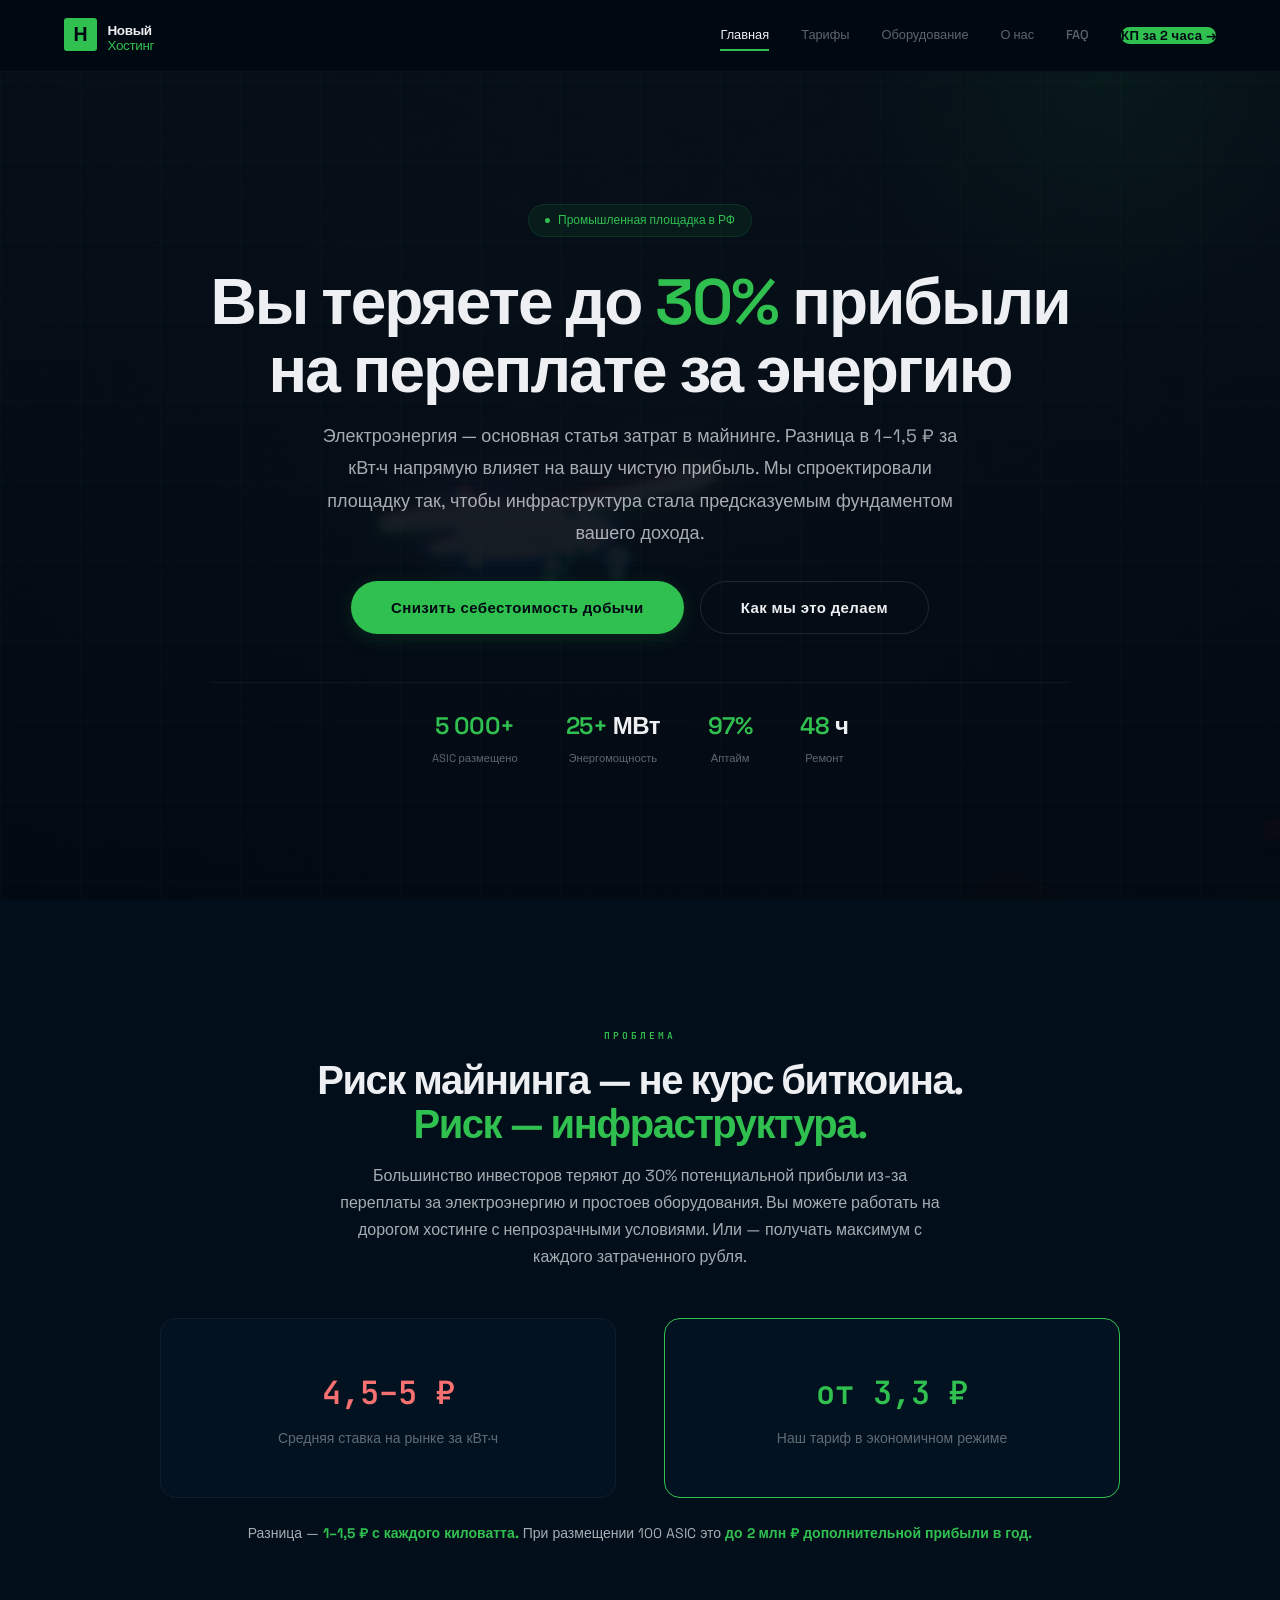
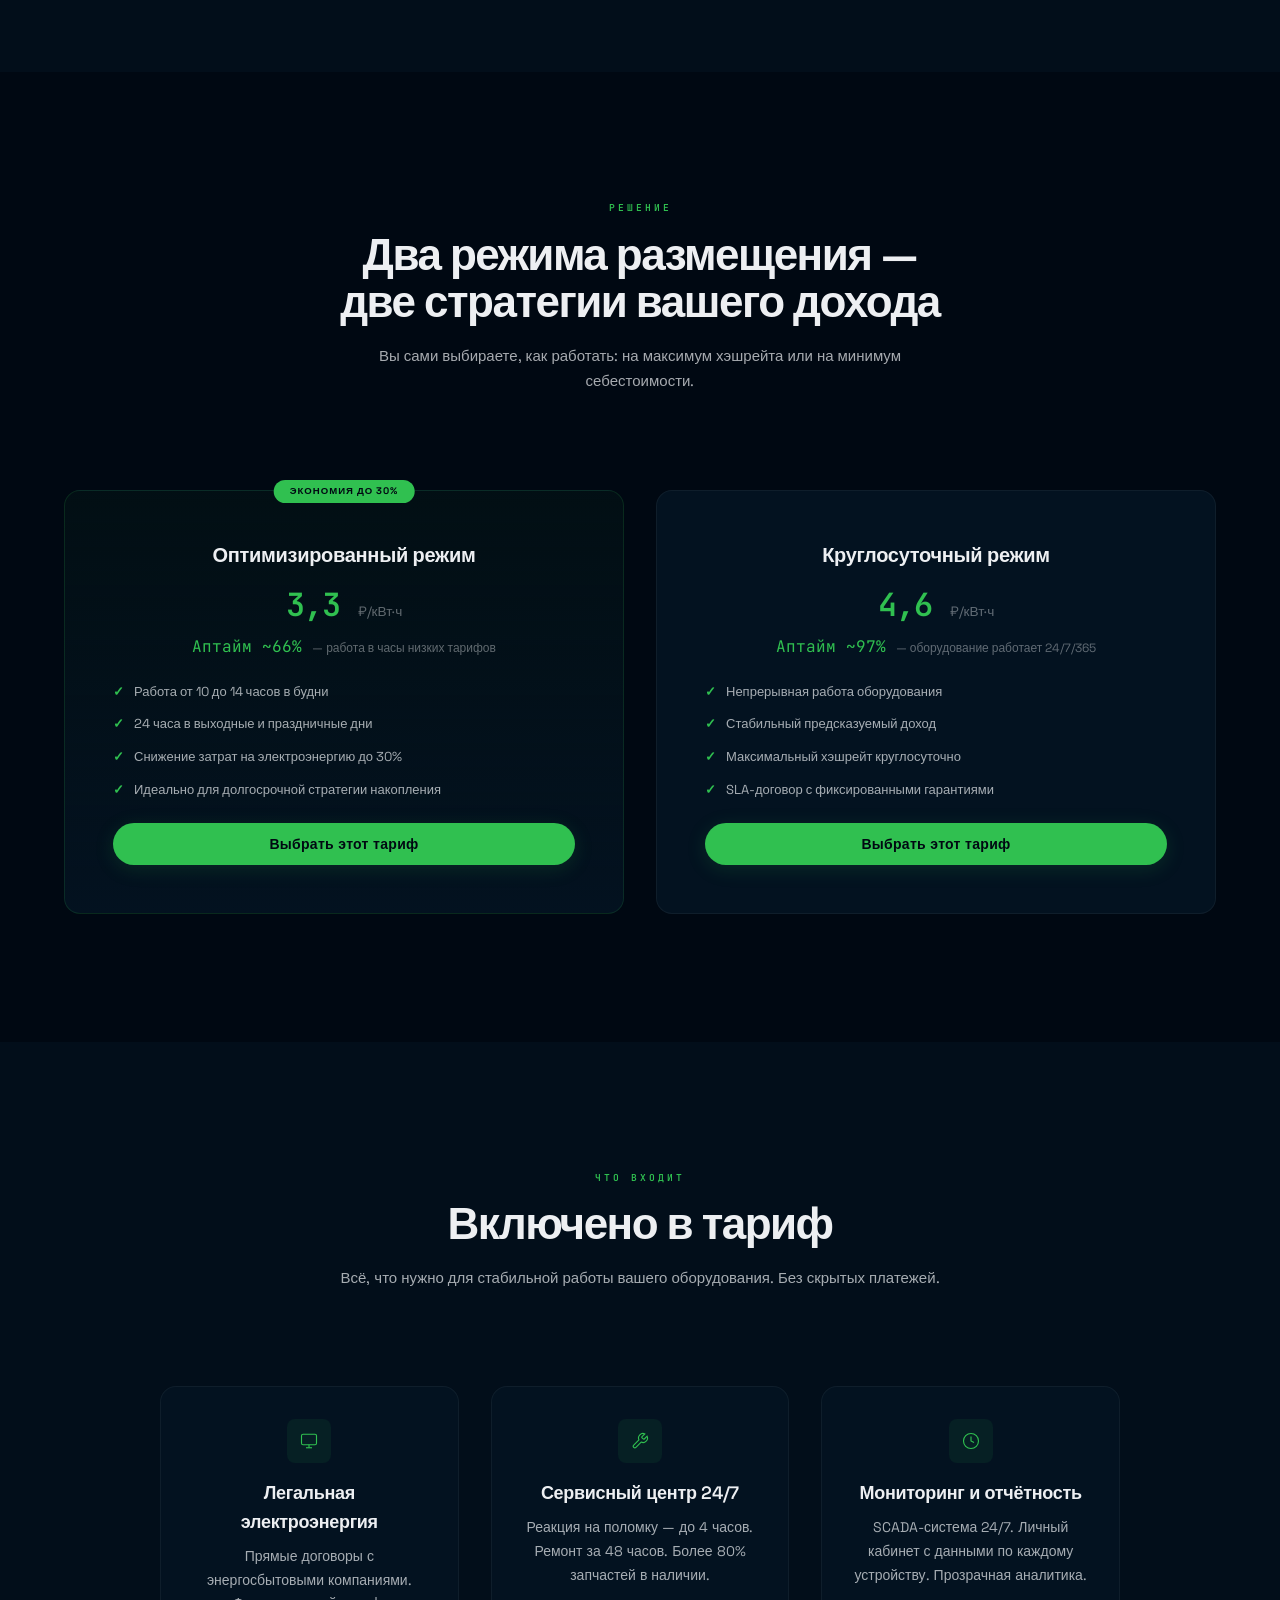
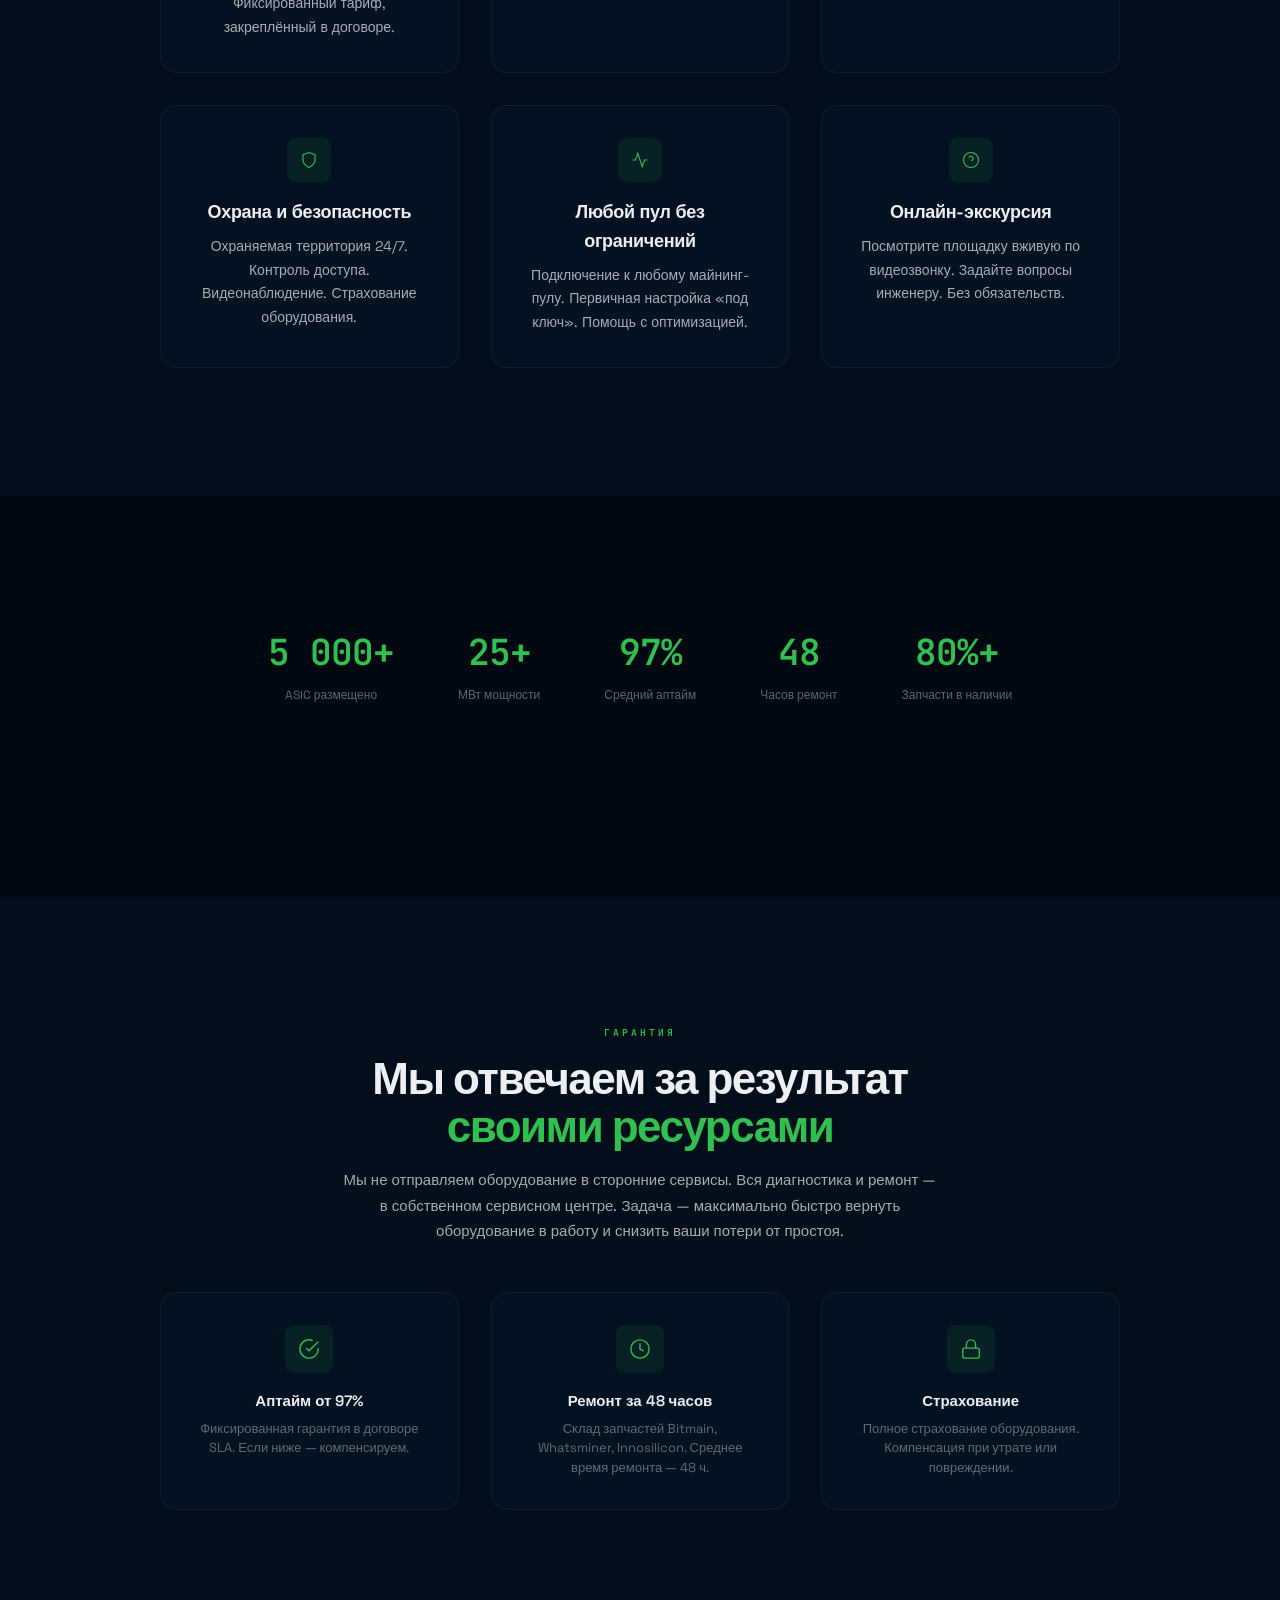
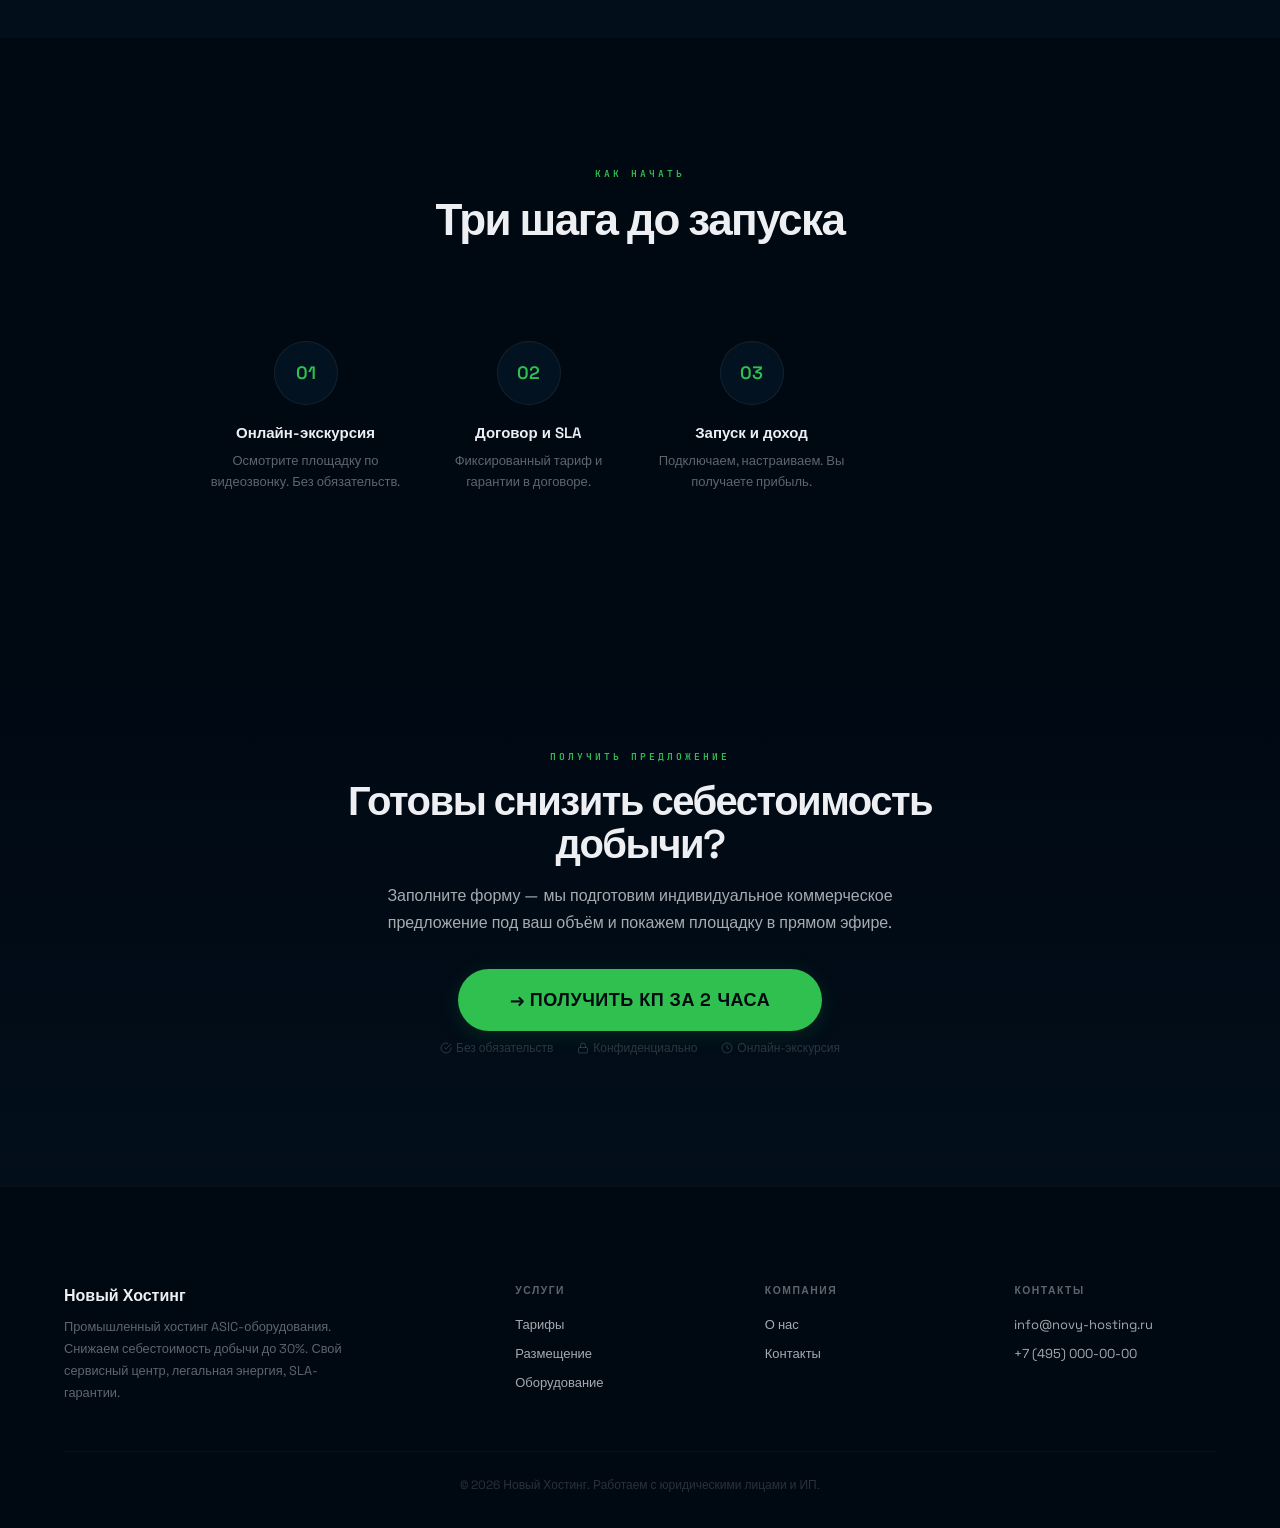
<file: index.html>
<!DOCTYPE html>
<html lang="ru">
<head>
  <meta charset="UTF-8" />
  <meta name="viewport" content="width=device-width, initial-scale=1.0" />
  <meta name="description" content="Новый Хостинг — промышленный хостинг ASIC. Снижаем себестоимость добычи до 30%. Свой сервисный центр, ремонт за 48ч, легальная энергия от 3,3 ₽/кВт·ч." />
  <title>Новый Хостинг — промышленный хостинг ASIC | Снижаем себестоимость добычи</title>
  <link rel="stylesheet" href="css/style.css" />
  <link rel="icon" type="image/svg+xml" href="favicon.svg" />
  <style>
    /* Продающие анимации */
    .fade-up{opacity:0;transform:translateY(40px);transition:opacity .8s cubic-bezier(.16,1,.3,1),transform .8s cubic-bezier(.16,1,.3,1)}
    .fade-up.visible{opacity:1;transform:translateY(0)}
    .fade-scale{opacity:0;transform:scale(.92);transition:opacity .7s cubic-bezier(.16,1,.3,1),transform .7s cubic-bezier(.16,1,.3,1)}
    .fade-scale.visible{opacity:1;transform:scale(1)}
    .stagger-children>*{opacity:0;transform:translateY(25px)}
    .stagger-children.visible>*{animation:staggerUp .6s cubic-bezier(.16,1,.3,1) forwards}
    .stagger-children.visible>*:nth-child(1){animation-delay:0s}
    .stagger-children.visible>*:nth-child(2){animation-delay:.12s}
    .stagger-children.visible>*:nth-child(3){animation-delay:.24s}
    .stagger-children.visible>*:nth-child(4){animation-delay:.36s}
    .stagger-children.visible>*:nth-child(5){animation-delay:.48s}
    .stagger-children.visible>*:nth-child(6){animation-delay:.6s}
    @keyframes staggerUp{to{opacity:1;transform:translateY(0)}}
    .glow-pulse{animation:glowPulse 3s ease-in-out infinite}
    @keyframes glowPulse{0%,100%{box-shadow:0 0 20px var(--green-glow)}50%{box-shadow:0 0 40px var(--green-intense)}}
    .hero-cta{animation:heroCta 1s cubic-bezier(.16,1,.3,1) .6s both}
    @keyframes heroCta{from{opacity:0;transform:translateY(30px)}to{opacity:1;transform:translateY(0)}}
  </style>
</head>
<body>

<!-- HEADER -->
<header class="header" id="header">
  <div class="container">
    <a href="index.html" class="logo">
      <img src="images/logo.svg" alt="Новый Хостинг" class="logo-img" width="180" height="44" />
    </a>
    <nav class="nav" id="nav">
      <a href="index.html" class="active">Главная</a>
      <a href="services.html">Тарифы</a>
      <a href="equipment.html">Оборудование</a>
      <a href="about.html">О нас</a>
      <a href="faq.html">FAQ</a>
      <a href="contacts.html" class="nav-cta">КП за 2 часа →</a>
    </nav>
    <button class="menu-toggle" id="menuToggle" aria-label="Меню">
      <span></span><span></span><span></span>
    </button>
  </div>
</header>

<!-- ============ HERO ============ -->
<section class="hero" style="text-align:center">
  <div class="hero-bg">
    <div class="hero-image"></div>
    <div class="hero-overlay"></div>
    <div class="hero-grid"></div>
    <div class="hero-glow"></div>
  </div>
  <div class="container" style="position:relative;z-index:1">
    <div style="max-width:860px;margin:0 auto">
      <div class="hero-badge" style="animation:fadeIn .6s .1s both">
        <span class="hero-badge-dot"></span>
        Промышленная площадка в РФ
      </div>
      <h1 style="font-size:4rem" class="fade-up">
        Вы теряете до <span class="green">30%</span> прибыли<br />
        на переплате за энергию
      </h1>
      <p style="font-size:1.125rem;max-width:640px;margin:0 auto var(--space-xl);color:var(--text-secondary);line-height:1.8" class="fade-up">
        Электроэнергия — основная статья затрат в майнинге. Разница в 1–1,5 ₽ за кВт·ч 
        напрямую влияет на вашу чистую прибыль. Мы спроектировали площадку так, 
        чтобы инфраструктура стала предсказуемым фундаментом вашего дохода.
      </p>
      <div class="hero-actions" style="justify-content:center" class="hero-cta">
        <a href="services.html" class="btn btn-green btn-lg glow-pulse">Снизить себестоимость добычи</a>
        <a href="#about" class="btn btn-ghost btn-lg">Как мы это делаем</a>
      </div>
      <div class="hero-stats" style="justify-content:center" class="fade-up">
        <div><div class="hero-stat-value"><span class="green">5 000+</span></div><div class="hero-stat-label">ASIC размещено</div></div>
        <div><div class="hero-stat-value"><span class="green">25+</span> МВт</div><div class="hero-stat-label">Энергомощность</div></div>
        <div><div class="hero-stat-value"><span class="green">97%</span></div><div class="hero-stat-label">Аптайм</div></div>
        <div><div class="hero-stat-value"><span class="green">48</span> ч</div><div class="hero-stat-label">Ремонт</div></div>
      </div>
    </div>
  </div>
</section>

<!-- ============ ПРОБЛЕМА ============ -->
<section class="section section-dark" id="problem" style="text-align:center">
  <div class="container">
    <div style="max-width:720px;margin:0 auto">
      <span class="section-label fade-up">Проблема</span>
      <h2 class="section-title fade-up" style="font-size:2.5rem">
        Риск майнинга — не курс биткоина.<br />
        <span class="green">Риск — инфраструктура.</span>
      </h2>
      <p class="section-subtitle fade-up" style="margin-bottom:var(--space-2xl);font-size:1rem">
        Большинство инвесторов теряют до 30% потенциальной прибыли из-за переплаты 
        за электроэнергию и простоев оборудования. Вы можете работать на дорогом 
        хостинге с непрозрачными условиями. Или — получать максимум с каждого 
        затраченного рубля.
      </p>
    </div>
    <div style="max-width:960px;margin:0 auto">
      <div class="fade-scale">
        <div style="display:flex;gap:var(--space-2xl);justify-content:center;flex-wrap:wrap">
          <div style="background:var(--bg-card);border:1px solid rgba(237,239,242,.05);border-radius:var(--radius-xl);padding:var(--space-2xl);flex:1;min-width:240px">
            <div style="font-family:var(--mono);font-size:2rem;font-weight:600;color:var(--danger);margin-bottom:var(--space-sm)">4,5–5 ₽</div>
            <div style="font-size:.875rem;color:var(--text-tertiary)">Средняя ставка на рынке за кВт·ч</div>
          </div>
          <div style="background:var(--bg-card);border:1px solid var(--green);border-radius:var(--radius-xl);padding:var(--space-2xl);flex:1;min-width:240px">
            <div style="font-family:var(--mono);font-size:2rem;font-weight:600;color:var(--green);margin-bottom:var(--space-sm)">от 3,3 ₽</div>
            <div style="font-size:.875rem;color:var(--text-tertiary)">Наш тариф в экономичном режиме</div>
          </div>
        </div>
        <p style="margin-top:var(--space-lg);font-size:.875rem;color:var(--text-secondary)">
          Разница — <strong style="color:var(--green)">1–1,5 ₽ с каждого киловатта.</strong> 
          При размещении 100 ASIC это <strong style="color:var(--green)">до 2 млн ₽ дополнительной прибыли в год.</strong>
        </p>
      </div>
    </div>
  </div>
</section>

<!-- ============ РЕШЕНИЕ — ДВА РЕЖИМА ============ -->
<section class="section" id="solution" style="text-align:center">
  <div class="container">
    <div class="section-header">
      <span class="section-label fade-up">Решение</span>
      <h2 class="section-title fade-up">Два режима размещения —<br />две стратегии вашего дохода</h2>
      <p class="section-subtitle fade-up">Вы сами выбираете, как работать: на максимум хэшрейта или на минимум себестоимости.</p>
    </div>
    <div class="modes-grid fade-up">
      <div class="mode-card featured reveal">
        <div class="mode-badge">Экономия до 30%</div>
        <div class="mode-name">Оптимизированный режим</div>
        <div class="mode-price">3,3 <span>₽/кВт·ч</span></div>
        <div class="mode-uptime">Аптайм ~66% <span>— работа в часы низких тарифов</span></div>
        <ul class="mode-features">
          <li>Работа от 10 до 14 часов в будни</li>
          <li>24 часа в выходные и праздничные дни</li>
          <li>Снижение затрат на электроэнергию до 30%</li>
          <li>Идеально для долгосрочной стратегии накопления</li>
        </ul>
        <a href="contacts.html" class="btn btn-green btn-full">Выбрать этот тариф</a>
      </div>
      <div class="mode-card reveal">
        <div class="mode-name">Круглосуточный режим</div>
        <div class="mode-price">4,6 <span>₽/кВт·ч</span></div>
        <div class="mode-uptime">Аптайм ~97% <span>— оборудование работает 24/7/365</span></div>
        <ul class="mode-features">
          <li>Непрерывная работа оборудования</li>
          <li>Стабильный предсказуемый доход</li>
          <li>Максимальный хэшрейт круглосуточно</li>
          <li>SLA-договор с фиксированными гарантиями</li>
        </ul>
        <a href="contacts.html" class="btn btn-green btn-full">Выбрать этот тариф</a>
      </div>
    </div>
  </div>
</section>

<!-- ============ ЧТО ВХОДИТ ============ -->
<section class="section section-dark" id="includes" style="text-align:center">
  <div class="container">
    <div class="section-header">
      <span class="section-label fade-up">Что входит</span>
      <h2 class="section-title fade-up">Включено в тариф</h2>
      <p class="section-subtitle fade-up">Всё, что нужно для стабильной работы вашего оборудования. Без скрытых платежей.</p>
    </div>
    <div class="stagger-children fade-up" style="display:grid;grid-template-columns:1fr 1fr 1fr;gap:var(--space-xl);max-width:960px;margin:0 auto">
      <div class="card">
        <div class="card-icon" style="margin:0 auto var(--space-md)"><svg width="18" height="18" viewBox="0 0 24 24" fill="none" stroke="currentColor" stroke-width="1.5"><rect x="2" y="3" width="20" height="14" rx="2"/><line x1="8" y1="21" x2="16" y2="21"/><line x1="12" y1="17" x2="12" y2="21"/></svg></div>
        <h3 class="card-title">Легальная электроэнергия</h3>
        <p class="card-text">Прямые договоры с энергосбытовыми компаниями. Фиксированный тариф, закреплённый в договоре.</p>
      </div>
      <div class="card">
        <div class="card-icon" style="margin:0 auto var(--space-md)"><svg width="18" height="18" viewBox="0 0 24 24" fill="none" stroke="currentColor" stroke-width="1.5"><path d="M14.7 6.3a1 1 0 0 0 0 1.4l1.6 1.6a1 1 0 0 0 1.4 0l3.77-3.77a6 6 0 0 1-7.94 7.94l-6.91 6.91a2.12 2.12 0 0 1-3-3l6.91-6.91a6 6 0 0 1 7.94-7.94l-3.76 3.76z"/></svg></div>
        <h3 class="card-title">Сервисный центр 24/7</h3>
        <p class="card-text">Реакция на поломку — до 4 часов. Ремонт за 48 часов. Более 80% запчастей в наличии.</p>
      </div>
      <div class="card">
        <div class="card-icon" style="margin:0 auto var(--space-md)"><svg width="18" height="18" viewBox="0 0 24 24" fill="none" stroke="currentColor" stroke-width="1.5"><circle cx="12" cy="12" r="10"/><polyline points="12 6 12 12 16 14"/></svg></div>
        <h3 class="card-title">Мониторинг и отчётность</h3>
        <p class="card-text">SCADA-система 24/7. Личный кабинет с данными по каждому устройству. Прозрачная аналитика.</p>
      </div>
      <div class="card">
        <div class="card-icon" style="margin:0 auto var(--space-md)"><svg width="18" height="18" viewBox="0 0 24 24" fill="none" stroke="currentColor" stroke-width="1.5"><path d="M12 22s8-4 8-10V5l-8-3-8 3v7c0 6 8 10 8 10z"/></svg></div>
        <h3 class="card-title">Охрана и безопасность</h3>
        <p class="card-text">Охраняемая территория 24/7. Контроль доступа. Видеонаблюдение. Страхование оборудования.</p>
      </div>
      <div class="card">
        <div class="card-icon" style="margin:0 auto var(--space-md)"><svg width="18" height="18" viewBox="0 0 24 24" fill="none" stroke="currentColor" stroke-width="1.5"><polyline points="22 12 18 12 15 21 9 3 6 12 2 12"/></svg></div>
        <h3 class="card-title">Любой пул без ограничений</h3>
        <p class="card-text">Подключение к любому майнинг-пулу. Первичная настройка «под ключ». Помощь с оптимизацией.</p>
      </div>
      <div class="card">
        <div class="card-icon" style="margin:0 auto var(--space-md)"><svg width="18" height="18" viewBox="0 0 24 24" fill="none" stroke="currentColor" stroke-width="1.5"><circle cx="12" cy="12" r="10"/><path d="M9.09 9a3 3 0 0 1 5.83 1c0 2-3 3-3 3"/><line x1="12" y1="17" x2="12.01" y2="17"/></svg></div>
        <h3 class="card-title">Онлайн-экскурсия</h3>
        <p class="card-text">Посмотрите площадку вживую по видеозвонку. Задайте вопросы инженеру. Без обязательств.</p>
      </div>
    </div>
  </div>
</section>

<!-- ============ ЦИФРЫ ============ -->
<section class="section" style="text-align:center">
  <div class="container">
    <div class="trust-bar fade-up">
      <div class="trust-item"><div class="trust-num">5 000+</div><div class="trust-label">ASIC размещено</div></div>
      <div class="trust-item"><div class="trust-num">25+</div><div class="trust-label">МВт мощности</div></div>
      <div class="trust-item"><div class="trust-num">97%</div><div class="trust-label">Средний аптайм</div></div>
      <div class="trust-item"><div class="trust-num">48</div><div class="trust-label">Часов ремонт</div></div>
      <div class="trust-item"><div class="trust-num">80%+</div><div class="trust-label">Запчасти в наличии</div></div>
    </div>
  </div>
</section>

<!-- ============ ГАРАНТИЯ ============ -->
<section class="section section-dark" id="guarantee" style="text-align:center">
  <div class="container">
    <div style="max-width:720px;margin:0 auto">
      <span class="section-label fade-up">Гарантия</span>
      <h2 class="section-title fade-up">Мы отвечаем за результат<br /><span class="green">своими ресурсами</span></h2>
      <p class="section-subtitle fade-up" style="margin-bottom:var(--space-2xl)">
        Мы не отправляем оборудование в сторонние сервисы. Вся диагностика и ремонт — 
        в собственном сервисном центре. Задача — максимально быстро вернуть оборудование 
        в работу и снизить ваши потери от простоя.
      </p>
    </div>
    <div class="guarantee-grid" style="max-width:960px;margin:0 auto">
      <div class="guarantee-card fade-scale">
        <div class="guarantee-icon"><svg width="22" height="22" viewBox="0 0 24 24" fill="none" stroke="currentColor" stroke-width="1.5"><path d="M22 11.08V12a10 10 0 1 1-5.93-9.14"/><polyline points="22 4 12 14.01 9 11.01"/></svg></div>
        <div class="guarantee-title">Аптайм от 97%</div>
        <div class="guarantee-text">Фиксированная гарантия в договоре SLA. Если ниже — компенсируем.</div>
      </div>
      <div class="guarantee-card fade-scale">
        <div class="guarantee-icon"><svg width="22" height="22" viewBox="0 0 24 24" fill="none" stroke="currentColor" stroke-width="1.5"><circle cx="12" cy="12" r="10"/><polyline points="12 6 12 12 16 14"/></svg></div>
        <div class="guarantee-title">Ремонт за 48 часов</div>
        <div class="guarantee-text">Склад запчастей Bitmain, Whatsminer, Innosilicon. Среднее время ремонта — 48 ч.</div>
      </div>
      <div class="guarantee-card fade-scale">
        <div class="guarantee-icon"><svg width="22" height="22" viewBox="0 0 24 24" fill="none" stroke="currentColor" stroke-width="1.5"><rect x="3" y="11" width="18" height="11" rx="2"/><path d="M7 11V7a5 5 0 0 1 10 0v4"/></svg></div>
        <div class="guarantee-title">Страхование</div>
        <div class="guarantee-text">Полное страхование оборудования. Компенсация при утрате или повреждении.</div>
      </div>
    </div>
  </div>
</section>

<!-- ============ ПРОЦЕСС ============ -->
<section class="section" style="text-align:center">
  <div class="container">
    <div class="section-header">
      <span class="section-label fade-up">Как начать</span>
      <h2 class="section-title fade-up">Три шага до запуска</h2>
    </div>
    <div class="steps" style="max-width:860px;margin:0 auto">
      <div class="step fade-up">
        <div class="step-num">01</div>
        <h3 class="step-title">Онлайн-экскурсия</h3>
        <p class="step-text">Осмотрите площадку по видеозвонку. Без обязательств.</p>
      </div>
      <div class="step fade-up">
        <div class="step-num">02</div>
        <h3 class="step-title">Договор и SLA</h3>
        <p class="step-text">Фиксированный тариф и гарантии в договоре.</p>
      </div>
      <div class="step fade-up">
        <div class="step-num">03</div>
        <h3 class="step-title">Запуск и доход</h3>
        <p class="step-text">Подключаем, настраиваем. Вы получаете прибыль.</p>
      </div>
    </div>
  </div>
</section>

<!-- ============ CTA ============ -->
<section class="cta-section" style="text-align:center">
  <div class="container" style="max-width:640px">
    <span class="section-label fade-up">Получить предложение</span>
    <h2 class="section-title fade-up" style="font-size:2.5rem">Готовы снизить себестоимость добычи?</h2>
    <p class="section-subtitle fade-up" style="margin-bottom:var(--space-xl);font-size:1rem">
      Заполните форму — мы подготовим индивидуальное коммерческое предложение 
      под ваш объём и покажем площадку в прямом эфире.
    </p>
      <a href="contacts.html" class="btn btn-green btn-lg glow-pulse" style="font-size:1.125rem;padding:22px 52px;border-radius:100px;letter-spacing:.5px;text-transform:uppercase;font-weight:700">
        → Получить КП за 2 часа
      </a>
      <div style="margin-top:var(--space-sm);display:flex;gap:var(--space-lg);justify-content:center;flex-wrap:wrap">
        <span style="font-size:.75rem;color:var(--text-muted);display:flex;align-items:center;gap:4px">
          <svg width="12" height="12" viewBox="0 0 24 24" fill="none" stroke="currentColor" stroke-width="2"><path d="M22 11.08V12a10 10 0 1 1-5.93-9.14"/><polyline points="22 4 12 14.01 9 11.01"/></svg>
          Без обязательств
        </span>
        <span style="font-size:.75rem;color:var(--text-muted);display:flex;align-items:center;gap:4px">
          <svg width="12" height="12" viewBox="0 0 24 24" fill="none" stroke="currentColor" stroke-width="2"><rect x="3" y="11" width="18" height="11" rx="2"/><path d="M7 11V7a5 5 0 0 1 10 0v4"/></svg>
          Конфиденциально
        </span>
        <span style="font-size:.75rem;color:var(--text-muted);display:flex;align-items:center;gap:4px">
          <svg width="12" height="12" viewBox="0 0 24 24" fill="none" stroke="currentColor" stroke-width="2"><circle cx="12" cy="12" r="10"/><polyline points="12 6 12 12 16 14"/></svg>
          Онлайн-экскурсия
        </span>
      </div>
  </div>
</section>

<!-- FOOTER -->
<footer class="footer" style="text-align:center">
  <div class="container">
    <div class="footer-grid" style="text-align:left">
      <div>
        <div class="footer-brand">Новый Хостинг</div>
        <p class="footer-desc">Промышленный хостинг ASIC-оборудования. Снижаем себестоимость добычи до 30%. Свой сервисный центр, легальная энергия, SLA-гарантии.</p>
      </div>
      <div>
        <div class="footer-h">Услуги</div>
        <div class="footer-l">
          <a href="services.html">Тарифы</a>
          <a href="services.html">Размещение</a>
          <a href="equipment.html">Оборудование</a>
        </div>
      </div>
      <div>
        <div class="footer-h">Компания</div>
        <div class="footer-l">
          <a href="about.html">О нас</a>
          <a href="contacts.html">Контакты</a>
        </div>
      </div>
      <div>
        <div class="footer-h">Контакты</div>
        <div class="footer-l">
          <a href="contacts.html">info@novy-hosting.ru</a>
          <a href="contacts.html">+7 (495) 000-00-00</a>
        </div>
      </div>
    </div>
    <div class="footer-b" style="justify-content:center;text-align:center">
      <span>© 2026 Новый Хостинг. Работаем с юридическими лицами и ИП.</span>
    </div>
  </div>
</footer>

<script src="js/main.js"></script>
<script>
// Анимации для fade-up, fade-scale
(function(){
  var els = document.querySelectorAll('.fade-up, .fade-scale, .stagger-children');
  var obs = new IntersectionObserver(function(entries) {
    entries.forEach(function(e) {
      if (e.isIntersecting) {
        e.target.classList.add('visible');
        obs.unobserve(e.target);
      }
    });
  }, { threshold: 0.12, rootMargin: '0px 0px -40px 0px' });
  els.forEach(function(el) { obs.observe(el); });
})();
</script>
</body>
</html>
</file>
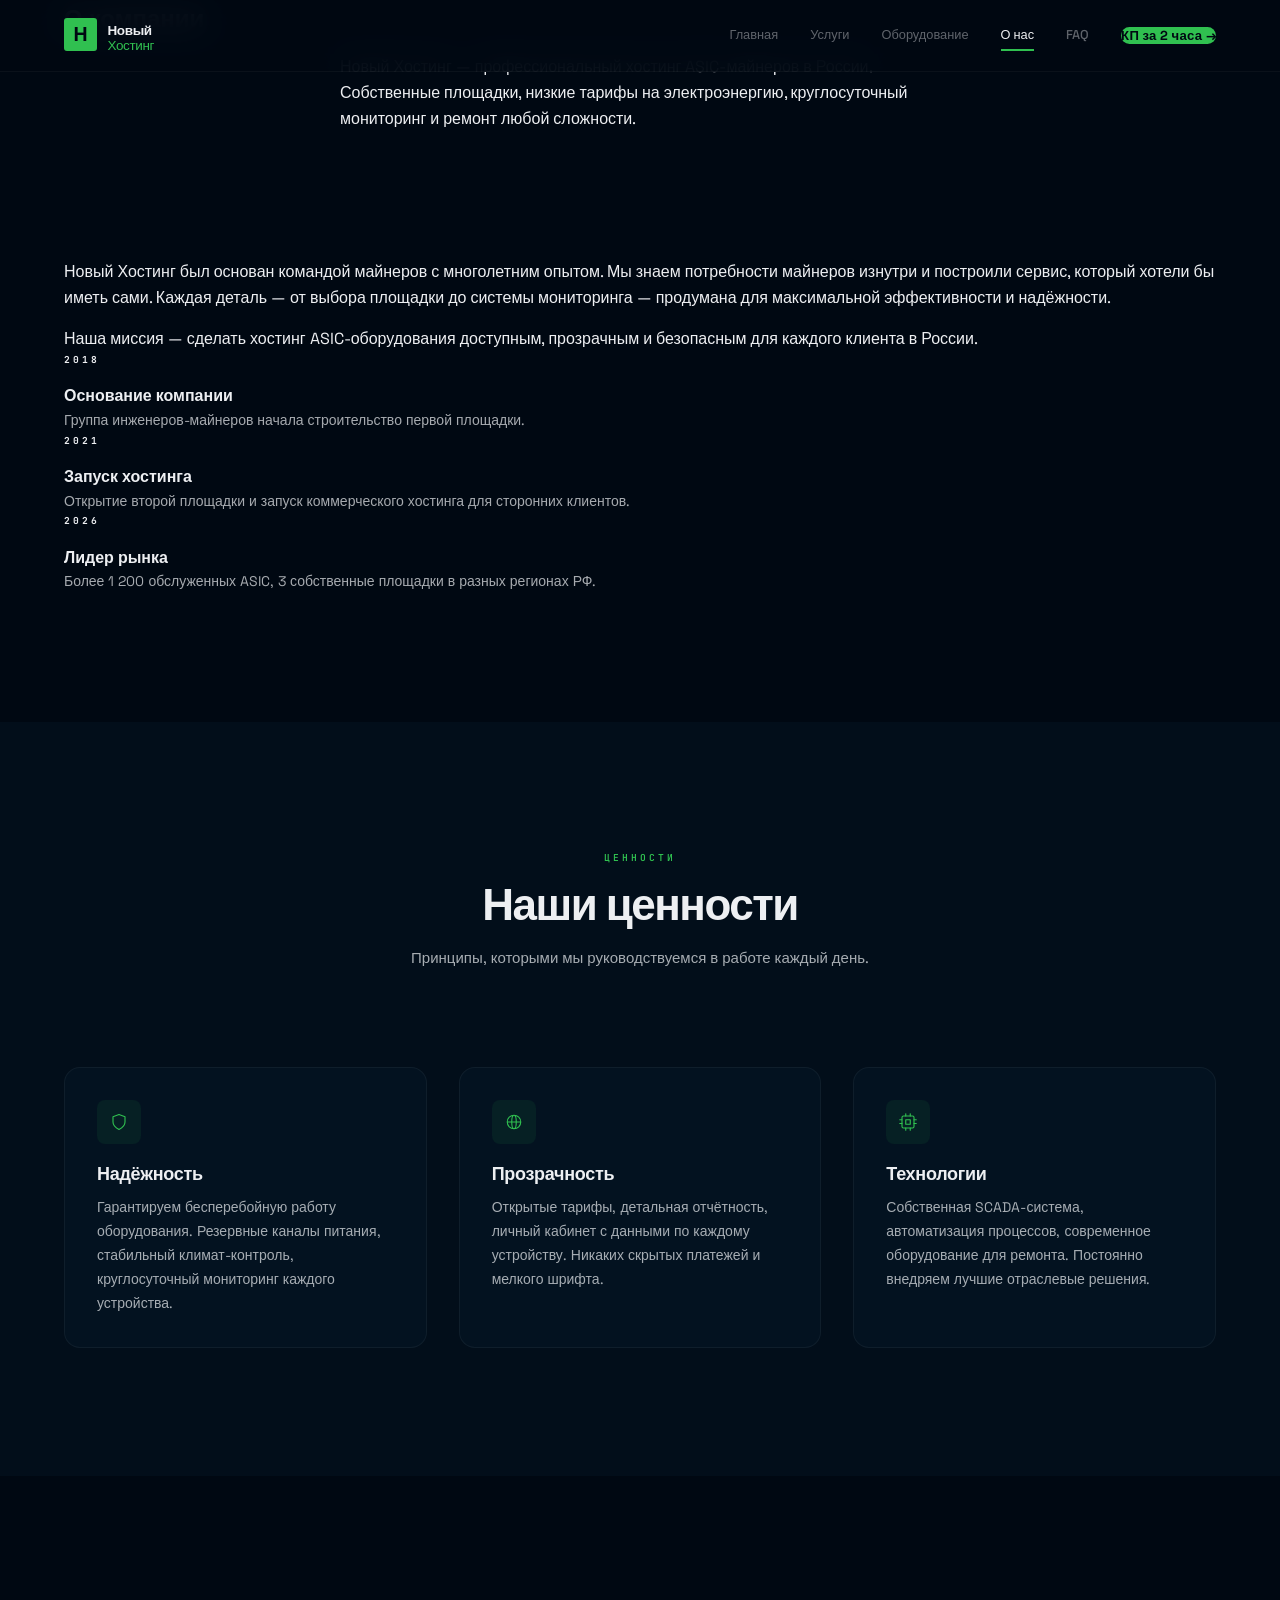
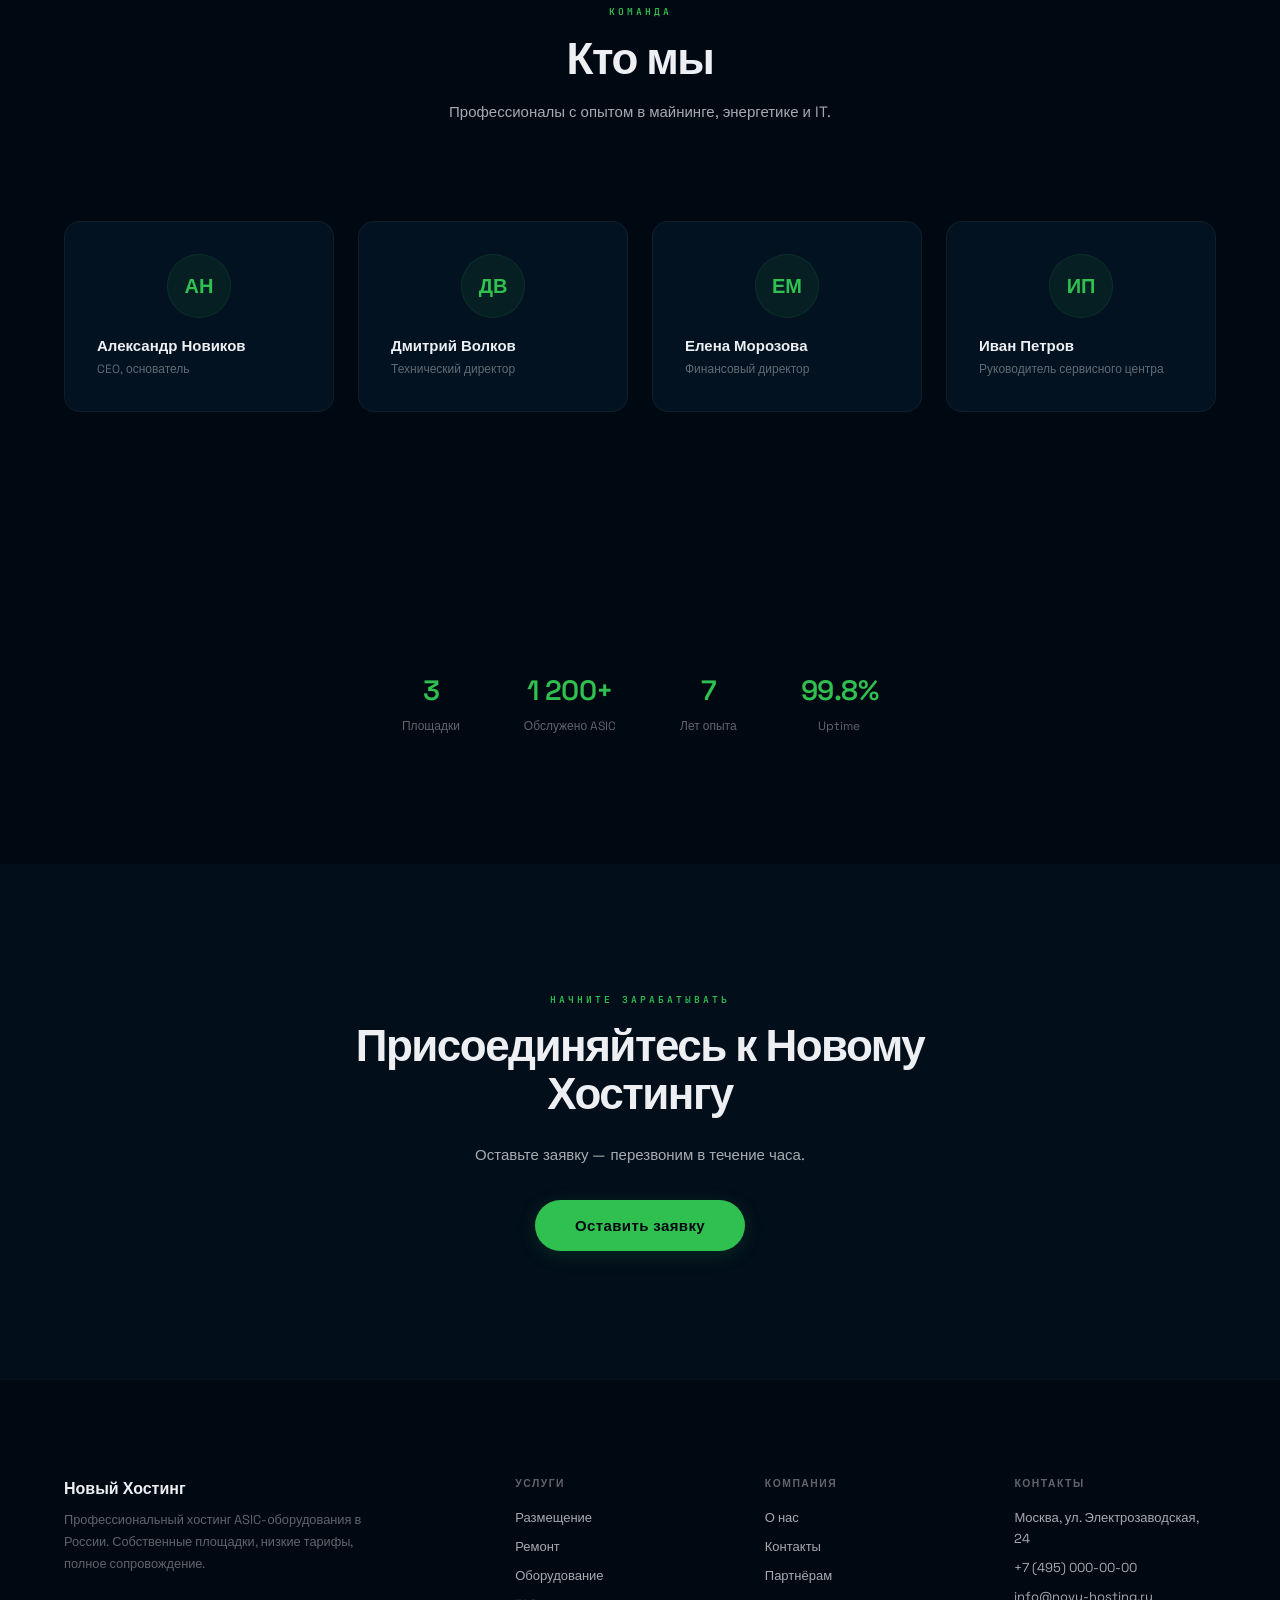
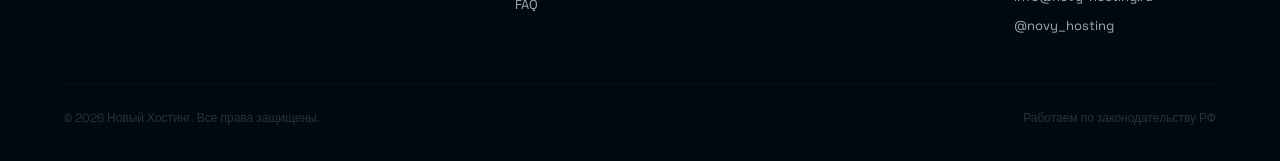
<file: about.html>
<!DOCTYPE html>
<html lang="ru">
<head>
  <meta charset="UTF-8" />
  <meta name="viewport" content="width=device-width, initial-scale=1.0" />
  <meta name="description" content="О компании Новый Хостинг — профессиональный хостинг ASIC-майнеров в России. Собственные площадки, ремонт, сопровождение." />
  <title>О компании — Новый Хостинг</title>
  <link rel="stylesheet" href="css/style.css" />
<link rel="icon" type="image/svg+xml" href="favicon.svg" />
</head>
<body>

<!-- HEADER -->
<header class="header" id="header">
  <div class="container">
    <a href="index.html" class="logo">
      <img src="images/logo.svg" alt="Новый Хостинг" class="logo-img" width="180" height="44" />
    </a>
    <nav class="nav" id="nav">
      <a href="index.html">Главная</a>
      <a href="services.html">Услуги</a>
      <a href="equipment.html">Оборудование</a>
      <a href="about.html" class="active">О нас</a>
      <a href="faq.html">FAQ</a>
<a href="contacts.html" class="nav-cta">КП за 2 часа →</a>
    </nav>
    <button class="menu-toggle" id="menuToggle" aria-label="Меню">
      <span></span><span></span><span></span>
    </button>
  </div>
</header>

<!-- PAGE HERO -->
<section class="page-hero">
  <div class="container">
    <h1>О компании</h1>
    <p style="max-width:600px;margin:var(--space-md) auto 0">
      Новый Хостинг — профессиональный хостинг ASIC-майнеров в России. 
      Собственные площадки, низкие тарифы на электроэнергию, круглосуточный мониторинг 
      и ремонт любой сложности.
    </p>
  </div>
</section>

<!-- ABOUT GRID -->
<section class="section" id="about">
  <div class="container">
    <div class="about-grid">
      <div class="about-visual">
        <p>
          Новый Хостинг был основан командой майнеров с многолетним опытом. 
          Мы знаем потребности майнеров изнутри и построили сервис, который 
          хотели бы иметь сами. Каждая деталь — от выбора площадки до 
          системы мониторинга — продумана для максимальной эффективности 
          и надёжности.
        </p>
        <p style="margin-top:var(--space-md)">
          Наша миссия — сделать хостинг ASIC-оборудования доступным, 
          прозрачным и безопасным для каждого клиента в России.
        </p>
      </div>
      <div>
        <div class="about-list">
          <div class="about-item">
            <span class="section-label" style="color:var(--gold);font-weight:700">2018</span>
            <h4>Основание компании</h4>
            <p class="card-text">Группа инженеров-майнеров начала строительство первой площадки.</p>
          </div>
          <div class="about-item">
            <span class="section-label" style="color:var(--gold);font-weight:700">2021</span>
            <h4>Запуск хостинга</h4>
            <p class="card-text">Открытие второй площадки и запуск коммерческого хостинга для сторонних клиентов.</p>
          </div>
          <div class="about-item">
            <span class="section-label" style="color:var(--gold);font-weight:700">2026</span>
            <h4>Лидер рынка</h4>
            <p class="card-text">Более 1 200 обслуженных ASIC, 3 собственные площадки в разных регионах РФ.</p>
          </div>
        </div>
      </div>
    </div>
  </div>
</section>

<!-- VALUES -->
<section class="section section-dark" id="values">
  <div class="container">
    <div class="section-header">
      <span class="section-label">Ценности</span>
      <h2 class="section-title">Наши ценности</h2>
      <p class="section-subtitle">Принципы, которыми мы руководствуемся в работе каждый день.</p>
    </div>
    <div class="grid-3">
      <div class="card reveal">
        <div class="card-icon">
          <svg width="18" height="18" viewBox="0 0 24 24" fill="none" stroke="currentColor" stroke-width="1.5" stroke-linecap="round" stroke-linejoin="round">
            <path d="M12 22s8-4 8-10V5l-8-3-8 3v7c0 6 8 10 8 10z"/>
          </svg>
        </div>
        <h3 class="card-title">Надёжность</h3>
        <p class="card-text">Гарантируем бесперебойную работу оборудования. Резервные каналы питания, стабильный климат-контроль, круглосуточный мониторинг каждого устройства.</p>
      </div>
      <div class="card reveal">
        <div class="card-icon">
          <svg width="18" height="18" viewBox="0 0 24 24" fill="none" stroke="currentColor" stroke-width="1.5" stroke-linecap="round" stroke-linejoin="round">
            <path d="M21 12a9 9 0 01-9 9m9-9a9 9 0 00-9-9m9 9H3m9 9a9 9 0 01-9-9m9 9c1.657 0 3-4.03 3-9s-1.343-9-3-9m0 18c-1.657 0-3-4.03-3-9s1.343-9 3-9m-9 9a9 9 0 019-9"/>
          </svg>
        </div>
        <h3 class="card-title">Прозрачность</h3>
        <p class="card-text">Открытые тарифы, детальная отчётность, личный кабинет с данными по каждому устройству. Никаких скрытых платежей и мелкого шрифта.</p>
      </div>
      <div class="card reveal">
        <div class="card-icon">
          <svg width="18" height="18" viewBox="0 0 24 24" fill="none" stroke="currentColor" stroke-width="1.5" stroke-linecap="round" stroke-linejoin="round">
            <rect x="4" y="4" width="16" height="16" rx="2" ry="2"/>
            <rect x="9" y="9" width="6" height="6"/>
            <line x1="9" y1="1" x2="9" y2="4"/>
            <line x1="15" y1="1" x2="15" y2="4"/>
            <line x1="9" y1="20" x2="9" y2="23"/>
            <line x1="15" y1="20" x2="15" y2="23"/>
            <line x1="20" y1="9" x2="23" y2="9"/>
            <line x1="20" y1="14" x2="23" y2="14"/>
            <line x1="1" y1="9" x2="4" y2="9"/>
            <line x1="1" y1="14" x2="4" y2="14"/>
          </svg>
        </div>
        <h3 class="card-title">Технологии</h3>
        <p class="card-text">Собственная SCADA-система, автоматизация процессов, современное оборудование для ремонта. Постоянно внедряем лучшие отраслевые решения.</p>
      </div>
    </div>
  </div>
</section>

<!-- TEAM -->
<section class="section" id="team">
  <div class="container">
    <div class="section-header">
      <span class="section-label">Команда</span>
      <h2 class="section-title">Кто мы</h2>
      <p class="section-subtitle">Профессионалы с опытом в майнинге, энергетике и IT.</p>
    </div>
    <div class="grid-4 team-grid">
      <div class="card reveal">
        <div class="team-avatar">АН</div>
        <div class="team-name">Александр Новиков</div>
        <div class="team-role">CEO, основатель</div>
      </div>
      <div class="card reveal">
        <div class="team-avatar">ДВ</div>
        <div class="team-name">Дмитрий Волков</div>
        <div class="team-role">Технический директор</div>
      </div>
      <div class="card reveal">
        <div class="team-avatar">ЕМ</div>
        <div class="team-name">Елена Морозова</div>
        <div class="team-role">Финансовый директор</div>
      </div>
      <div class="card reveal">
        <div class="team-avatar">ИП</div>
        <div class="team-name">Иван Петров</div>
        <div class="team-role">Руководитель сервисного центра</div>
      </div>
    </div>
  </div>
</section>

<!-- STATS BAR -->
<section class="section section-deep" id="stats">
  <div class="container">
    <div class="stats-bar">
      <div class="stat">
        <div class="stat-n">3</div>
        <div class="stat-l">Площадки</div>
      </div>
      <div class="stat">
        <div class="stat-n">1 200+</div>
        <div class="stat-l">Обслужено ASIC</div>
      </div>
      <div class="stat">
        <div class="stat-n">7</div>
        <div class="stat-l">Лет опыта</div>
      </div>
      <div class="stat">
        <div class="stat-n">99.8%</div>
        <div class="stat-l">Uptime</div>
      </div>
    </div>
  </div>
</section>

<!-- CTA -->
<section class="section section-dark tac">
  <div class="container">
    <span class="section-label">Начните зарабатывать</span>
    <h2 class="section-title" style="max-width:600px;margin:0 auto var(--space-lg)">Присоединяйтесь к Новому Хостингу</h2>
    <p class="section-subtitle" style="margin:0 auto var(--space-xl)">Оставьте заявку — перезвоним в течение часа.</p>
    <a href="contacts.html" class="btn btn-green btn-lg">Оставить заявку</a>
  </div>
</section>

<!-- FOOTER -->
<footer class="footer">
  <div class="container">
    <div class="footer-grid">
      <div>
        <div class="footer-brand">Новый Хостинг</div>
        <p class="footer-desc">Профессиональный хостинг ASIC-оборудования в России. Собственные площадки, низкие тарифы, полное сопровождение.</p>
      </div>
      <div>
        <div class="footer-h">Услуги</div>
        <div class="footer-l">
          <a href="services.html">Размещение</a>
          <a href="services.html">Ремонт</a>
          <a href="equipment.html">Оборудование</a>
          <a href="faq.html">FAQ</a>
        </div>
      </div>
      <div>
        <div class="footer-h">Компания</div>
        <div class="footer-l">
          <a href="about.html">О нас</a>
          <a href="contacts.html">Контакты</a>
          <a href="about.html">Партнёрам</a>
        </div>
      </div>
      <div>
        <div class="footer-h">Контакты</div>
        <div class="footer-l">
          <a href="contacts.html">Москва, ул. Электрозаводская, 24</a>
          <a href="contacts.html">+7 (495) 000-00-00</a>
          <a href="contacts.html">info@novy-hosting.ru</a>
          <a href="contacts.html">@novy_hosting</a>
        </div>
      </div>
    </div>
    <div class="footer-b">
      <span>&copy; 2026 Новый Хостинг. Все права защищены.</span>
      <span>Работаем по законодательству РФ</span>
    </div>
  </div>
</footer>

<script src="js/main.js"></script>
</body>
</html>
</file>
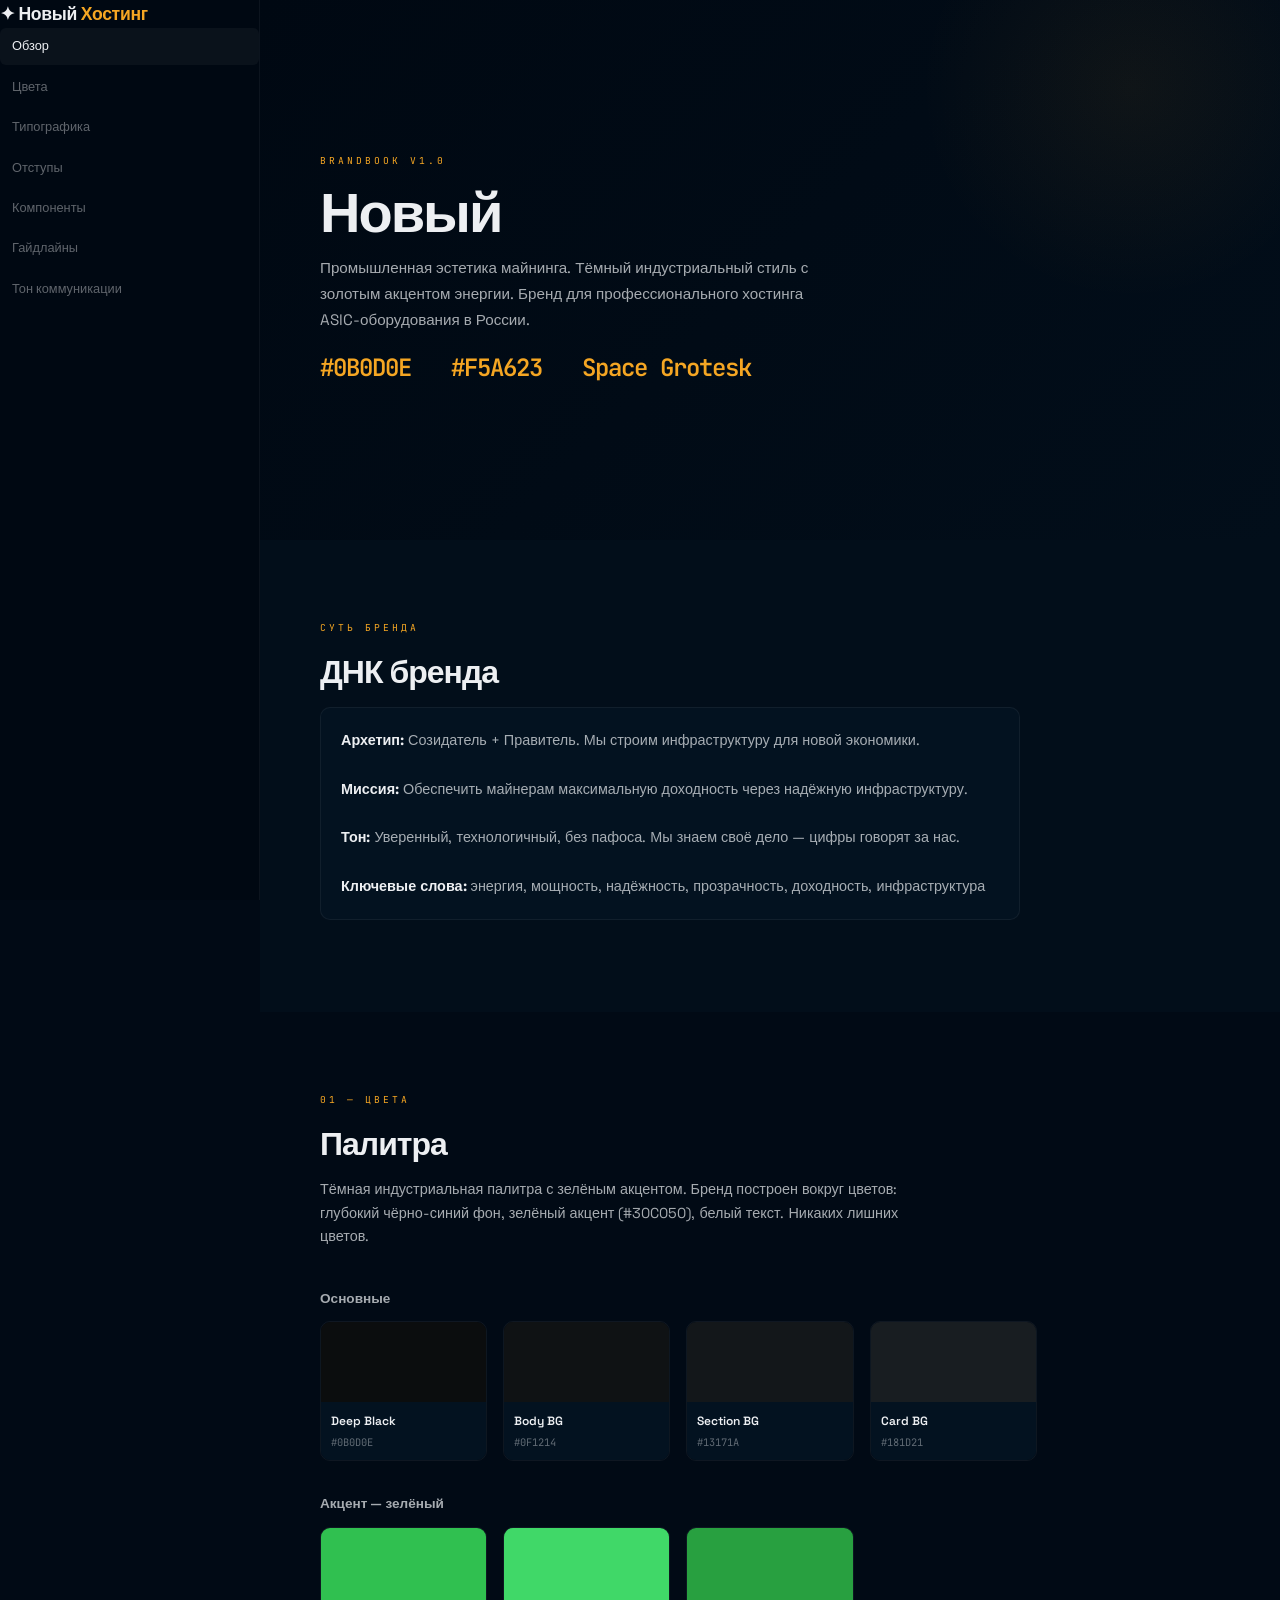
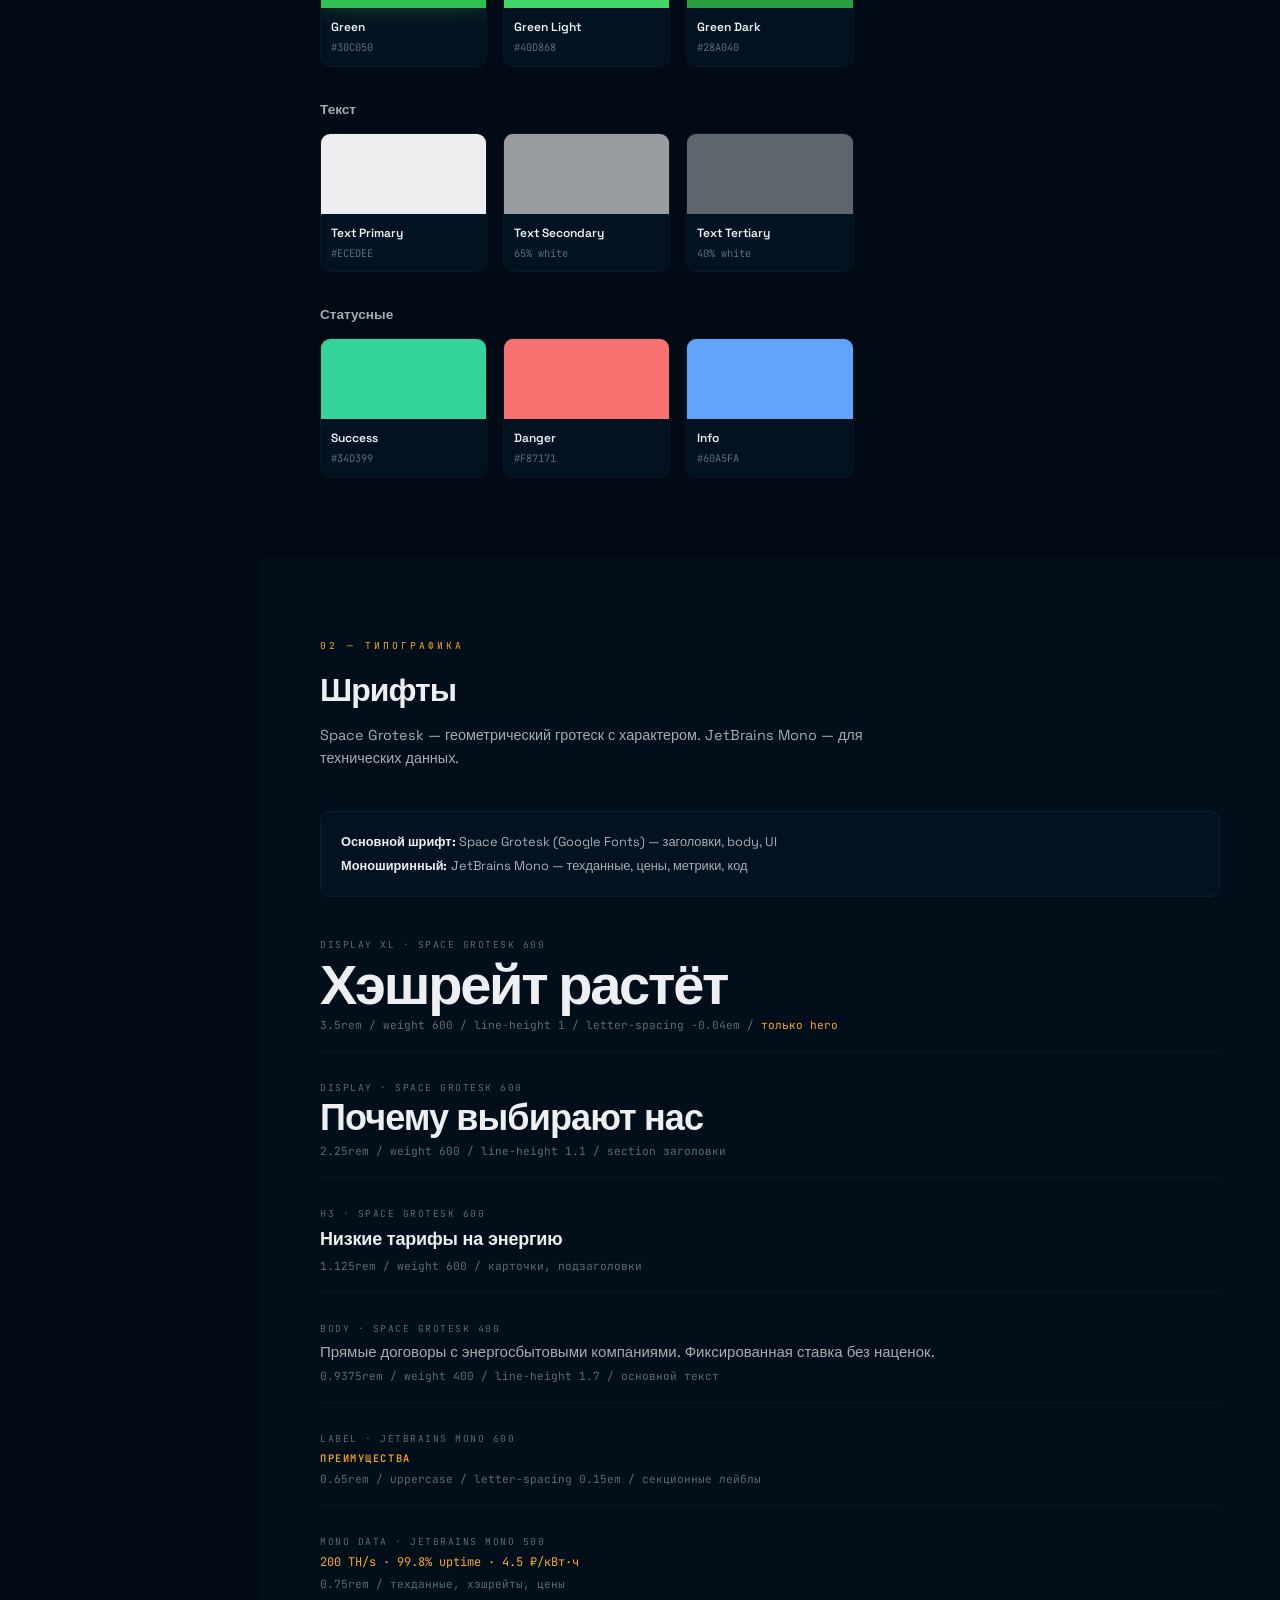
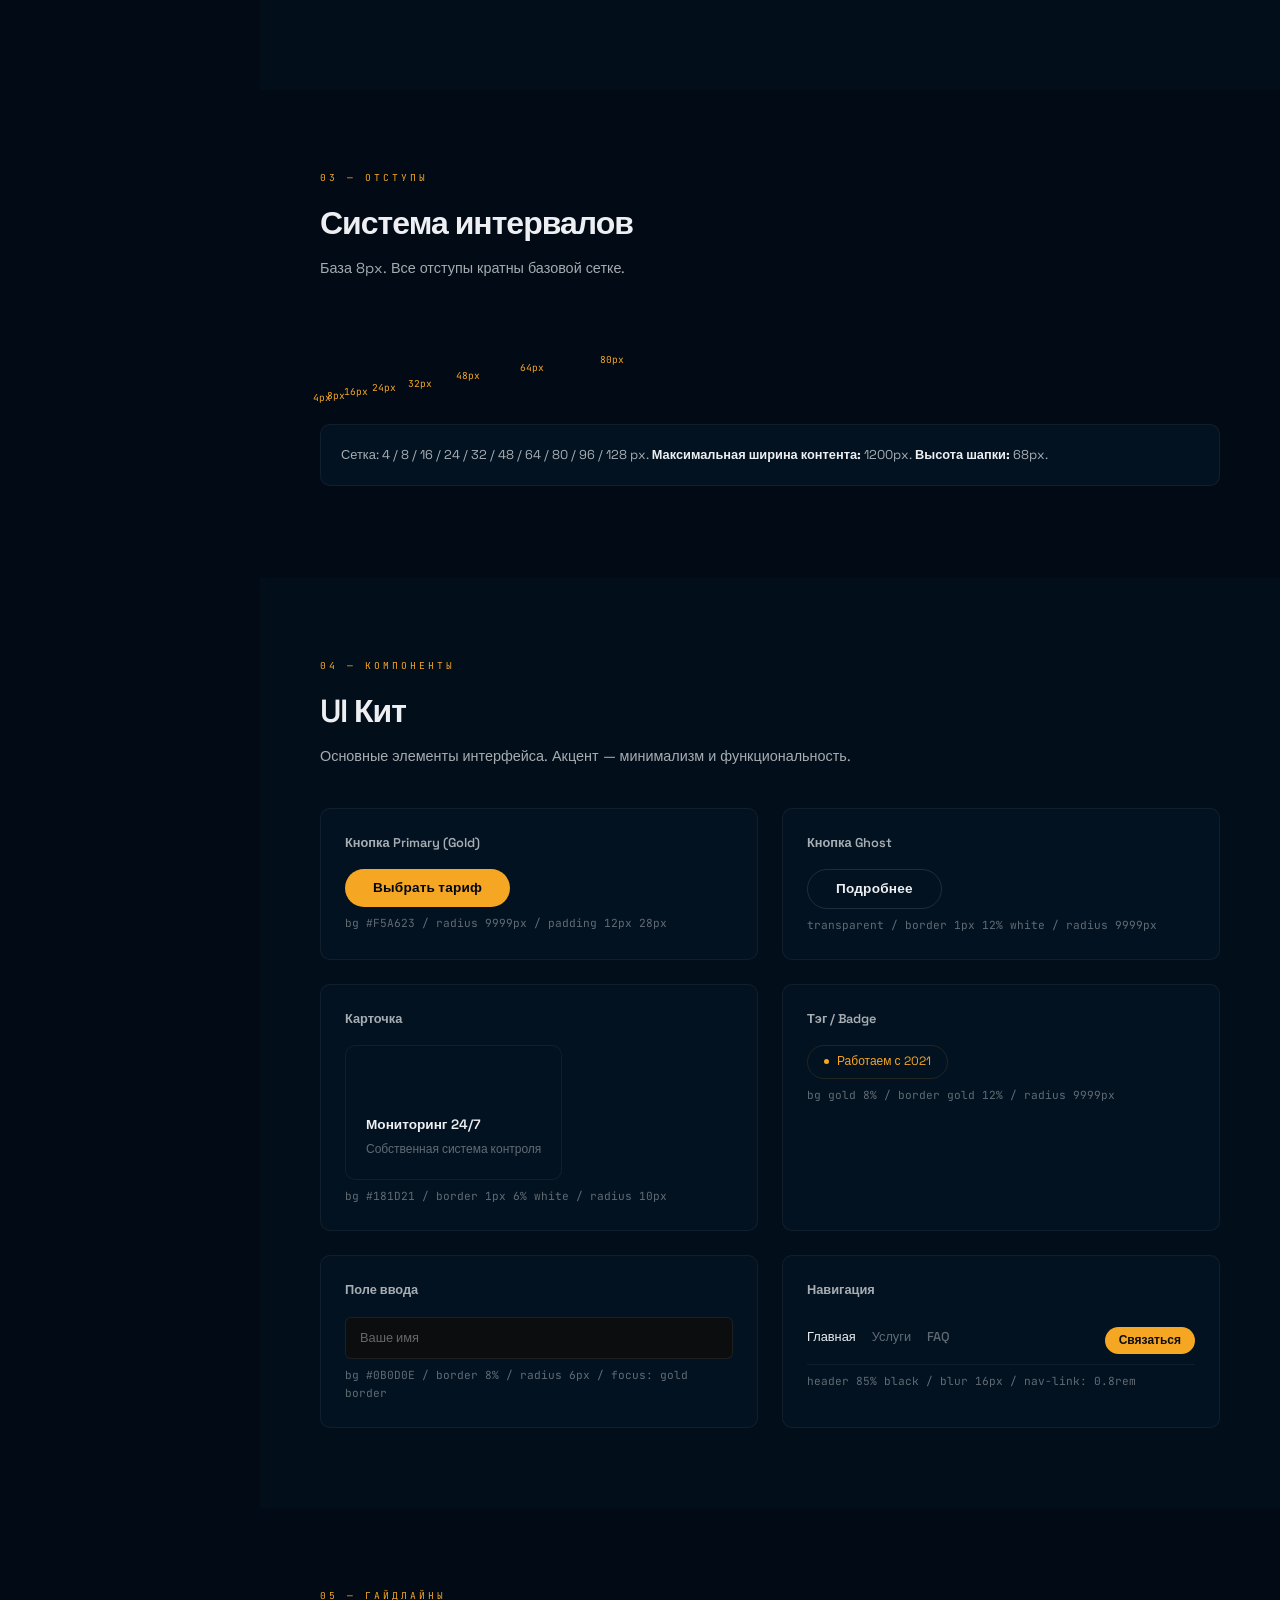
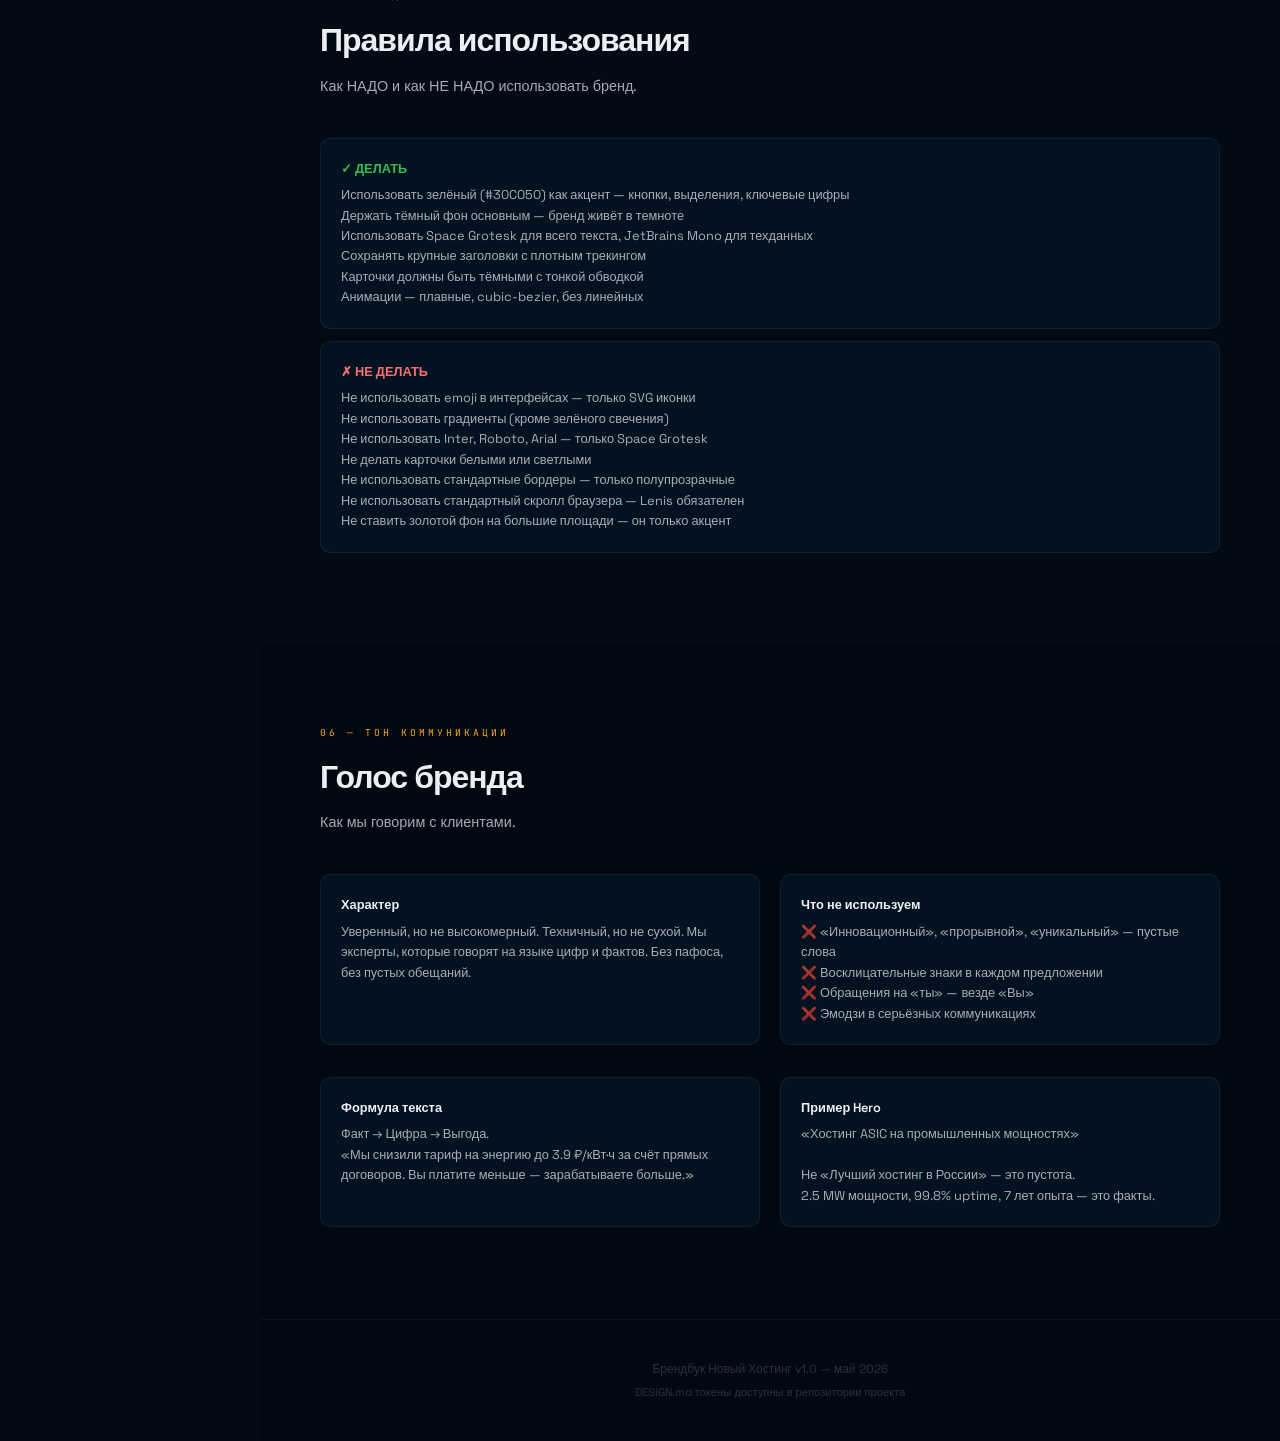
<file: brandbook.html>
<!DOCTYPE html>
<html lang="ru">
<head>
  <meta charset="UTF-8" />
  <meta name="viewport" content="width=device-width, initial-scale=1.0" />
  <title>Брендбук — Новый Хостинг</title>
  <link href="https://fonts.googleapis.com/css2?family=Space+Grotesk:wght@300;400;500;600;700&family=JetBrains+Mono:wght@400;500;600&display=swap" rel="stylesheet" />
  <style>
    :root {
      --deep: #000812;
      --body: #010A15;
      --section: #020E1A;
      --card: #031220;
      --card-hover: #041A2A;
      --elevated: #052233;
      --text: #EDEFF2;
      --text-sec: rgba(237,239,242,.7);
      --text-ter: rgba(237,239,242,.4);
      --text-muted: rgba(237,239,242,.18);
      --green: #30C050;
      --green-light: #40D868;
      --green-dark: #28A040;
      --green-dim: rgba(48,192,80,.08);
      --gold: #F5A623;
      --red: #F87171;
      --font: 'Space Grotesk', sans-serif;
      --mono: 'JetBrains Mono', monospace;
    }
    *{margin:0;padding:0;box-sizing:border-box}
    body{font-family:var(--font);background:var(--body);color:var(--text);line-height:1.6;overflow-x:hidden}
    
    /* SIDEBAR */
    .sidebar{
      position:fixed;top:0;left:0;bottom:0;width:260px;
      background:var(--deep);border-right:1px solid rgba(236,237,238,.05);
      padding:var(--space-lg);overflow-y:auto;z-index:100;
    }
    .sidebar-logo{font-size:1.1rem;font-weight:600;margin-bottom:var(--space-2xl);letter-spacing:-.3px}
    .sidebar-logo span{color:var(--gold)}
    .sidebar-nav{display:flex;flex-direction:column;gap:4px}
    .sidebar-nav a{
      color:var(--text-ter);font-size:.8rem;font-weight:500;padding:8px 12px;
      border-radius:6px;transition:all .2s;text-decoration:none;
    }
    .sidebar-nav a:hover,.sidebar-nav a.active{color:var(--text);background:rgba(236,237,238,.04)}
    
    /* MAIN */
    .main{margin-left:260px;padding:0}
    .hero-section{
      min-height:60vh;display:flex;align-items:center;
      background:linear-gradient(135deg,var(--deep),var(--section));
      padding:80px 60px;position:relative;overflow:hidden;
    }
    .hero-section::before{
      content:'';position:absolute;top:-30%;right:-10%;
      width:500px;height:500px;
      background:radial-gradient(circle,rgba(245,166,35,.06),transparent 60%);
      border-radius:50%;
    }
    .hero-content{position:relative;z-index:1;max-width:720px}
    .hero-content .label{font-family:var(--mono);font-size:.6rem;letter-spacing:3px;color:var(--gold);text-transform:uppercase;margin-bottom:16px}
    .hero-content h1{font-size:3.5rem;font-weight:600;letter-spacing:-2px;line-height:1.05;margin-bottom:12px}
    .hero-content h1 .hl{background:linear-gradient(135deg,var(--gold-light),var(--gold));-webkit-background-clip:text;-webkit-text-fill-color:transparent;background-clip:text}
    .hero-content p{font-size:.95rem;color:var(--text-sec);line-height:1.7;max-width:500px}
    
    .section{padding:80px 60px}
    .section-dark{background:var(--section)}
    .section-deep{background:var(--deep)}
    .section-label{font-family:var(--mono);font-size:.6rem;letter-spacing:3px;color:var(--gold);text-transform:uppercase;margin-bottom:12px}
    .section-title{font-size:2rem;font-weight:600;letter-spacing:-1px;margin-bottom:8px}
    .section-desc{font-size:.9rem;color:var(--text-sec);max-width:600px;margin-bottom:40px}
    
    /* COLOR SWATCHES */
    .colors-grid{display:grid;grid-template-columns:repeat(auto-fill,minmax(140px,1fr));gap:16px}
    .swatch{border-radius:10px;overflow:hidden;border:1px solid rgba(236,237,238,.06)}
    .swatch-preview{height:80px;position:relative}
    .swatch-info{padding:10px;background:var(--card)}
    .swatch-name{font-size:.75rem;font-weight:600;margin-bottom:2px}
    .swatch-hex{font-family:var(--mono);font-size:.65rem;color:var(--text-ter)}

    /* TYPOGRAPHY SCALE */
    .type-grid{display:grid;grid-template-columns:1fr;gap:12px}
    .type-item{border-bottom:1px solid rgba(236,237,238,.04);padding:16px 0}
    .type-item:last-child{border-bottom:none}
    .type-tag{font-family:var(--mono);font-size:.6rem;color:var(--text-ter);margin-bottom:4px;text-transform:uppercase;letter-spacing:1.5px}
    .type-sample{color:var(--text);margin:0}
    .type-details{font-size:.7rem;color:var(--text-ter);margin-top:4px;font-family:var(--mono)}

    /* COMPONENT SHOWCASE */
    .component-grid{display:grid;grid-template-columns:1fr 1fr;gap:24px}
    .component-card{
      background:var(--card);border:1px solid rgba(236,237,238,.06);
      border-radius:10px;padding:24px;
    }
    .component-card h4{font-size:.8rem;font-weight:600;margin-bottom:16px;color:var(--text-sec)}
    .btn-show{display:inline-flex;align-items:center;gap:8px;padding:12px 28px;border-radius:9999px;font-family:var(--font);font-size:.85rem;font-weight:600;cursor:pointer;border:none;text-decoration:none;line-height:1;letter-spacing:.2px;transition:all .3s}
    .btn-gold{background:var(--gold);color:var(--deep)}
    .btn-ghost{background:transparent;color:var(--text);border:1px solid rgba(236,237,238,.12)}
    .card-demo{
      background:var(--card);border:1px solid rgba(236,237,238,.06);
      border-radius:10px;padding:20px;display:inline-block;min-width:200px;
    }
    .card-demo .demo-icon{width:36px;height:36px;background:var(--gold-dim);border-radius:6px;margin-bottom:12px}
    .card-demo .demo-title{font-weight:600;font-size:.85rem;margin-bottom:4px}
    .card-demo .demo-text{font-size:.75rem;color:var(--text-ter)}
    .tag-demo{display:inline-flex;align-items:center;gap:8px;background:var(--gold-dim);border:1px solid rgba(245,166,35,.12);padding:6px 16px;border-radius:9999px;font-size:.75rem;color:var(--gold)}
    
    /* SPACING */
    .space-grid{display:flex;gap:8px;flex-wrap:wrap;align-items:flex-end}
    .space-block{background:var(--gold-dim);border-radius:4px;display:flex;align-items:center;justify-content:center;font-size:.6rem;color:var(--gold);font-family:var(--mono)}
    
    /* GUIDELINE CARD */
    .guideline{background:var(--card);border:1px solid rgba(236,237,238,.06);border-radius:10px;padding:20px;margin-bottom:12px}
    .guideline h4{font-size:.8rem;font-weight:600;margin-bottom:6px}
    .guideline p{font-size:.8rem;color:var(--text-sec);line-height:1.6}
    .guideline .do{color:var(--green)}
    .guideline .dont{color:var(--red)}
    
    /* STATS */
    .brand-stats{display:flex;gap:40px;flex-wrap:wrap}
    .brand-stat{font-family:var(--mono);font-size:1.5rem;font-weight:600;color:var(--gold);letter-spacing:-1px}
    
    .space{margin:16px 0}
    
    @media(max-width:768px){
      .sidebar{display:none}
      .main{margin-left:0}
      .hero-section,.section{padding:40px 24px}
      .hero-content h1{font-size:2rem}
      .component-grid{grid-template-columns:1fr}
      .colors-grid{grid-template-columns:repeat(auto-fill,minmax(100px,1fr))}
    }
  </style>
</head>
<body>

<!-- SIDEBAR -->
<div class="sidebar">
  <div class="sidebar-logo">✦ Новый <span>Хостинг</span></div>
  <nav class="sidebar-nav">
    <a href="#overview" class="active">Обзор</a>
    <a href="#colors">Цвета</a>
    <a href="#typography">Типографика</a>
    <a href="#spacing">Отступы</a>
    <a href="#components">Компоненты</a>
    <a href="#guidelines">Гайдлайны</a>
    <a href="#tone">Тон коммуникации</a>
  </nav>
</div>

<!-- MAIN -->
<div class="main">

  <!-- HERO -->
  <section class="hero-section" id="overview">
    <div class="hero-content">
      <div class="label">Brandbook v1.0</div>
      <h1>Новый <span class="hl">Хостинг</span></h1>
      <p>Промышленная эстетика майнинга. Тёмный индустриальный стиль с золотым акцентом энергии. Бренд для профессионального хостинга ASIC-оборудования в России.</p>
      <div class="space"></div>
      <div class="brand-stats">
        <div class="brand-stat">#0B0D0E</div>
        <div class="brand-stat">#F5A623</div>
        <div class="brand-stat">Space Grotesk</div>
      </div>
    </div>
  </section>

  <!-- BRAND ESSENCE -->
  <section class="section section-dark" id="essence">
    <div class="section-label">Суть бренда</div>
    <div class="section-title">ДНК бренда</div>
    <div class="guideline" style="max-width:700px">
      <p style="font-size:.9rem;color:var(--text-sec);line-height:1.7">
        <strong style="color:var(--text)">Архетип:</strong> Созидатель + Правитель. Мы строим инфраструктуру для новой экономики.<br><br>
        <strong style="color:var(--text)">Миссия:</strong> Обеспечить майнерам максимальную доходность через надёжную инфраструктуру.<br><br>
        <strong style="color:var(--text)">Тон:</strong> Уверенный, технологичный, без пафоса. Мы знаем своё дело — цифры говорят за нас.<br><br>
        <strong style="color:var(--text)">Ключевые слова:</strong> энергия, мощность, надёжность, прозрачность, доходность, инфраструктура
      </p>
    </div>
  </section>

  <!-- COLORS -->
  <section class="section" id="colors">
    <div class="section-label">01 — Цвета</div>
    <div class="section-title">Палитра</div>
    <div class="section-desc">Тёмная индустриальная палитра с зелёным акцентом. Бренд построен вокруг цветов: глубокий чёрно-синий фон, зелёный акцент (#30C050), белый текст. Никаких лишних цветов.</div>
    
    <h3 style="font-size:.85rem;font-weight:600;margin-bottom:12px;color:var(--text-sec)">Основные</h3>
    <div class="colors-grid" style="margin-bottom:32px">
      <div class="swatch">
        <div class="swatch-preview" style="background:#0B0D0E"></div>
        <div class="swatch-info"><div class="swatch-name">Deep Black</div><div class="swatch-hex">#0B0D0E</div></div>
      </div>
      <div class="swatch">
        <div class="swatch-preview" style="background:#0F1214"></div>
        <div class="swatch-info"><div class="swatch-name">Body BG</div><div class="swatch-hex">#0F1214</div></div>
      </div>
      <div class="swatch">
        <div class="swatch-preview" style="background:#13171A"></div>
        <div class="swatch-info"><div class="swatch-name">Section BG</div><div class="swatch-hex">#13171A</div></div>
      </div>
      <div class="swatch">
        <div class="swatch-preview" style="background:#181D21"></div>
        <div class="swatch-info"><div class="swatch-name">Card BG</div><div class="swatch-hex">#181D21</div></div>
      </div>
    </div>

    <h3 style="font-size:.85rem;font-weight:600;margin-bottom:12px;color:var(--text-sec)">Акцент — зелёный</h3>
    <div class="colors-grid" style="margin-bottom:32px">
      <div class="swatch">
        <div class="swatch-preview" style="background:#30C050;box-shadow:0 0 20px rgba(48,192,80,.3)"></div>
        <div class="swatch-info"><div class="swatch-name">Green</div><div class="swatch-hex">#30C050</div></div>
      </div>
      <div class="swatch">
        <div class="swatch-preview" style="background:#40D868"></div>
        <div class="swatch-info"><div class="swatch-name">Green Light</div><div class="swatch-hex">#40D868</div></div>
      </div>
      <div class="swatch">
        <div class="swatch-preview" style="background:#28A040"></div>
        <div class="swatch-info"><div class="swatch-name">Green Dark</div><div class="swatch-hex">#28A040</div></div>
      </div>
    </div>

    <h3 style="font-size:.85rem;font-weight:600;margin-bottom:12px;color:var(--text-sec)">Текст</h3>
    <div class="colors-grid" style="margin-bottom:32px">
      <div class="swatch">
        <div class="swatch-preview" style="background:#ECEDEE"></div>
        <div class="swatch-info"><div class="swatch-name">Text Primary</div><div class="swatch-hex">#ECEDEE</div></div>
      </div>
      <div class="swatch">
        <div class="swatch-preview" style="background:rgba(236,237,238,.65)"></div>
        <div class="swatch-info"><div class="swatch-name">Text Secondary</div><div class="swatch-hex">65% white</div></div>
      </div>
      <div class="swatch">
        <div class="swatch-preview" style="background:rgba(236,237,238,.40)"></div>
        <div class="swatch-info"><div class="swatch-name">Text Tertiary</div><div class="swatch-hex">40% white</div></div>
      </div>
    </div>

    <h3 style="font-size:.85rem;font-weight:600;margin-bottom:12px;color:var(--text-sec)">Статусные</h3>
    <div class="colors-grid">
      <div class="swatch">
        <div class="swatch-preview" style="background:#34D399"></div>
        <div class="swatch-info"><div class="swatch-name">Success</div><div class="swatch-hex">#34D399</div></div>
      </div>
      <div class="swatch">
        <div class="swatch-preview" style="background:#F87171"></div>
        <div class="swatch-info"><div class="swatch-name">Danger</div><div class="swatch-hex">#F87171</div></div>
      </div>
      <div class="swatch">
        <div class="swatch-preview" style="background:#60A5FA"></div>
        <div class="swatch-info"><div class="swatch-name">Info</div><div class="swatch-hex">#60A5FA</div></div>
      </div>
    </div>
  </section>

  <!-- TYPOGRAPHY -->
  <section class="section section-dark" id="typography">
    <div class="section-label">02 — Типографика</div>
    <div class="section-title">Шрифты</div>
    <div class="section-desc">Space Grotesk — геометрический гротеск с характером. JetBrains Mono — для технических данных.</div>

    <div class="guideline" style="margin-bottom:24px">
      <p><strong style="color:var(--text)">Основной шрифт:</strong> Space Grotesk (Google Fonts) — заголовки, body, UI</p>
      <p style="margin-top:4px"><strong style="color:var(--text)">Моноширинный:</strong> JetBrains Mono — техданные, цены, метрики, код</p>
    </div>

    <div class="type-grid">
      <div class="type-item">
        <div class="type-tag">Display XL · Space Grotesk 600</div>
        <div class="type-sample" style="font-size:3.5rem;font-weight:600;letter-spacing:-.04em;line-height:1">Хэшрейт растёт</div>
        <div class="type-details">3.5rem / weight 600 / line-height 1 / letter-spacing -0.04em / <span style="color:var(--gold)">только hero</span></div>
      </div>
      <div class="type-item">
        <div class="type-tag">Display · Space Grotesk 600</div>
        <div class="type-sample" style="font-size:2.25rem;font-weight:600;letter-spacing:-.025em;line-height:1.1">Почему выбирают нас</div>
        <div class="type-details">2.25rem / weight 600 / line-height 1.1 / section заголовки</div>
      </div>
      <div class="type-item">
        <div class="type-tag">H3 · Space Grotesk 600</div>
        <div class="type-sample" style="font-size:1.125rem;font-weight:600;letter-spacing:-.01em">Низкие тарифы на энергию</div>
        <div class="type-details">1.125rem / weight 600 / карточки, подзаголовки</div>
      </div>
      <div class="type-item">
        <div class="type-tag">Body · Space Grotesk 400</div>
        <div class="type-sample" style="font-size:.9375rem;font-weight:400;color:var(--text-sec)">Прямые договоры с энергосбытовыми компаниями. Фиксированная ставка без наценок.</div>
        <div class="type-details">0.9375rem / weight 400 / line-height 1.7 / основной текст</div>
      </div>
      <div class="type-item">
        <div class="type-tag">Label · JetBrains Mono 600</div>
        <div class="type-sample" style="font-family:var(--mono);font-size:.65rem;font-weight:600;letter-spacing:.15em;text-transform:uppercase;color:var(--gold)">Преимущества</div>
        <div class="type-details">0.65rem / uppercase / letter-spacing 0.15em / секционные лейблы</div>
      </div>
      <div class="type-item">
        <div class="type-tag">Mono Data · JetBrains Mono 500</div>
        <div class="type-sample" style="font-family:var(--mono);font-size:.75rem;color:var(--gold)">200 TH/s · 99.8% uptime · 4.5 ₽/кВт·ч</div>
        <div class="type-details">0.75rem / техданные, хэшрейты, цены</div>
      </div>
    </div>
  </section>

  <!-- SPACING -->
  <section class="section" id="spacing">
    <div class="section-label">03 — Отступы</div>
    <div class="section-title">Система интервалов</div>
    <div class="section-desc">База 8px. Все отступы кратны базовой сетке.</div>
    <div class="space-grid">
      <div class="space-block" style="width:4px;height:4px">4px</div>
      <div class="space-block" style="width:8px;height:8px">8px</div>
      <div class="space-block" style="width:16px;height:16px">16px</div>
      <div class="space-block" style="width:24px;height:24px">24px</div>
      <div class="space-block" style="width:32px;height:32px">32px</div>
      <div class="space-block" style="width:48px;height:48px">48px</div>
      <div class="space-block" style="width:64px;height:64px">64px</div>
      <div class="space-block" style="width:80px;height:80px">80px</div>
    </div>
    <div class="guideline" style="margin-top:24px">
      <p style="font-size:.8rem;color:var(--text-sec)">Сетка: 4 / 8 / 16 / 24 / 32 / 48 / 64 / 80 / 96 / 128 px. <strong style="color:var(--text)">Максимальная ширина контента:</strong> 1200px. <strong style="color:var(--text)">Высота шапки:</strong> 68px.</p>
    </div>
  </section>

  <!-- COMPONENTS -->
  <section class="section section-dark" id="components">
    <div class="section-label">04 — Компоненты</div>
    <div class="section-title">UI Кит</div>
    <div class="section-desc">Основные элементы интерфейса. Акцент — минимализм и функциональность.</div>

    <div class="component-grid">
      <div class="component-card">
        <h4>Кнопка Primary (Gold)</h4>
        <button class="btn-show btn-gold">Выбрать тариф</button>
        <div class="type-details" style="margin-top:8px">bg #F5A623 / radius 9999px / padding 12px 28px</div>
      </div>
      <div class="component-card">
        <h4>Кнопка Ghost</h4>
        <button class="btn-show btn-ghost">Подробнее</button>
        <div class="type-details" style="margin-top:8px">transparent / border 1px 12% white / radius 9999px</div>
      </div>
      <div class="component-card">
        <h4>Карточка</h4>
        <div class="card-demo">
          <div class="demo-icon"></div>
          <div class="demo-title">Мониторинг 24/7</div>
          <div class="demo-text">Собственная система контроля</div>
        </div>
        <div class="type-details" style="margin-top:8px">bg #181D21 / border 1px 6% white / radius 10px</div>
      </div>
      <div class="component-card">
        <h4>Тэг / Badge</h4>
        <div class="tag-demo">
          <span style="width:5px;height:5px;background:#F5A623;border-radius:50%;display:inline-block"></span>
          Работаем с 2021
        </div>
        <div class="type-details" style="margin-top:8px">bg gold 8% / border gold 12% / radius 9999px</div>
      </div>
      <div class="component-card">
        <h4>Поле ввода</h4>
        <div style="padding:10px 14px;background:#0B0D0E;border:1px solid rgba(236,237,238,.08);border-radius:6px;color:var(--text-ter);font-size:.8rem">Ваше имя</div>
        <div class="type-details" style="margin-top:8px">bg #0B0D0E / border 8% / radius 6px / focus: gold border</div>
      </div>
      <div class="component-card">
        <h4>Навигация</h4>
        <div style="display:flex;gap:16px;padding:10px 0;border-bottom:1px solid rgba(236,237,238,.05)">
          <div style="color:var(--text);font-size:.8rem;font-weight:500">Главная</div>
          <div style="color:var(--text-ter);font-size:.8rem;font-weight:500">Услуги</div>
          <div style="color:var(--text-ter);font-size:.8rem;font-weight:500">FAQ</div>
          <div style="padding:4px 14px;background:var(--gold);border-radius:9999px;color:#0B0D0E;font-size:.75rem;font-weight:600;margin-left:auto">Связаться</div>
        </div>
        <div class="type-details" style="margin-top:8px">header 85% black / blur 16px / nav-link: 0.8rem</div>
      </div>
    </div>
  </section>

  <!-- GUIDELINES -->
  <section class="section" id="guidelines">
    <div class="section-label">05 — Гайдлайны</div>
    <div class="section-title">Правила использования</div>
    <div class="section-desc">Как НАДО и как НЕ НАДО использовать бренд.</div>

    <div class="guideline">
      <h4 class="do">✓ ДЕЛАТЬ</h4>
      <p>Использовать зелёный (#30C050) как акцент — кнопки, выделения, ключевые цифры<br>
      Держать тёмный фон основным — бренд живёт в темноте<br>
      Использовать Space Grotesk для всего текста, JetBrains Mono для техданных<br>
      Сохранять крупные заголовки с плотным трекингом<br>
      Карточки должны быть тёмными с тонкой обводкой<br>
      Анимации — плавные, cubic-bezier, без линейных</p>
    </div>
    <div class="guideline">
      <h4 class="dont">✗ НЕ ДЕЛАТЬ</h4>
      <p>Не использовать emoji в интерфейсах — только SVG иконки<br>
      Не использовать градиенты (кроме зелёного свечения)<br>
      Не использовать Inter, Roboto, Arial — только Space Grotesk<br>
      Не делать карточки белыми или светлыми<br>
      Не использовать стандартные бордеры — только полупрозрачные<br>
      Не использовать стандартный скролл браузера — Lenis обязателен<br>
      Не ставить золотой фон на большие площади — он только акцент</p>
    </div>
  </section>

  <!-- TONE OF VOICE -->
  <section class="section section-deep" id="tone">
    <div class="section-label">06 — Тон коммуникации</div>
    <div class="section-title">Голос бренда</div>
    <div class="section-desc">Как мы говорим с клиентами.</div>

    <div style="display:grid;grid-template-columns:1fr 1fr;gap:20px">
      <div class="guideline">
        <h4>Характер</h4>
        <p>Уверенный, но не высокомерный. Техничный, но не сухой. Мы эксперты, которые говорят на языке цифр и фактов. Без пафоса, без пустых обещаний.</p>
      </div>
      <div class="guideline">
        <h4>Что не используем</h4>
        <p>❌ «Инновационный», «прорывной», «уникальный» — пустые слова<br>
        ❌ Восклицательные знаки в каждом предложении<br>
        ❌ Обращения на «ты» — везде «Вы»<br>
        ❌ Эмодзи в серьёзных коммуникациях</p>
      </div>
      <div class="guideline">
        <h4>Формула текста</h4>
        <p>Факт → Цифра → Выгода.<br>
        «Мы снизили тариф на энергию до 3.9 ₽/кВт·ч за счёт прямых договоров. Вы платите меньше — зарабатываете больше.»</p>
      </div>
      <div class="guideline">
        <h4>Пример Hero</h4>
        <p>«Хостинг ASIC на промышленных мощностях»<br><br>
        Не «Лучший хостинг в России» — это пустота.<br>
            2.5 MW мощности, 99.8% uptime, 7 лет опыта — это факты.</p>
      </div>
    </div>
  </section>

  <!-- FOOTER -->
  <section style="padding:40px 60px;border-top:1px solid rgba(236,237,238,.04);background:var(--deep);text-align:center">
    <p style="font-size:.75rem;color:var(--text-muted)">Брендбук Новый Хостинг v1.0 — май 2026</p>
    <p style="font-size:.7rem;color:var(--text-muted);margin-top:4px">DESIGN.md токены доступны в репозитории проекта</p>
  </section>

</div>

</body>
</html>
</file>
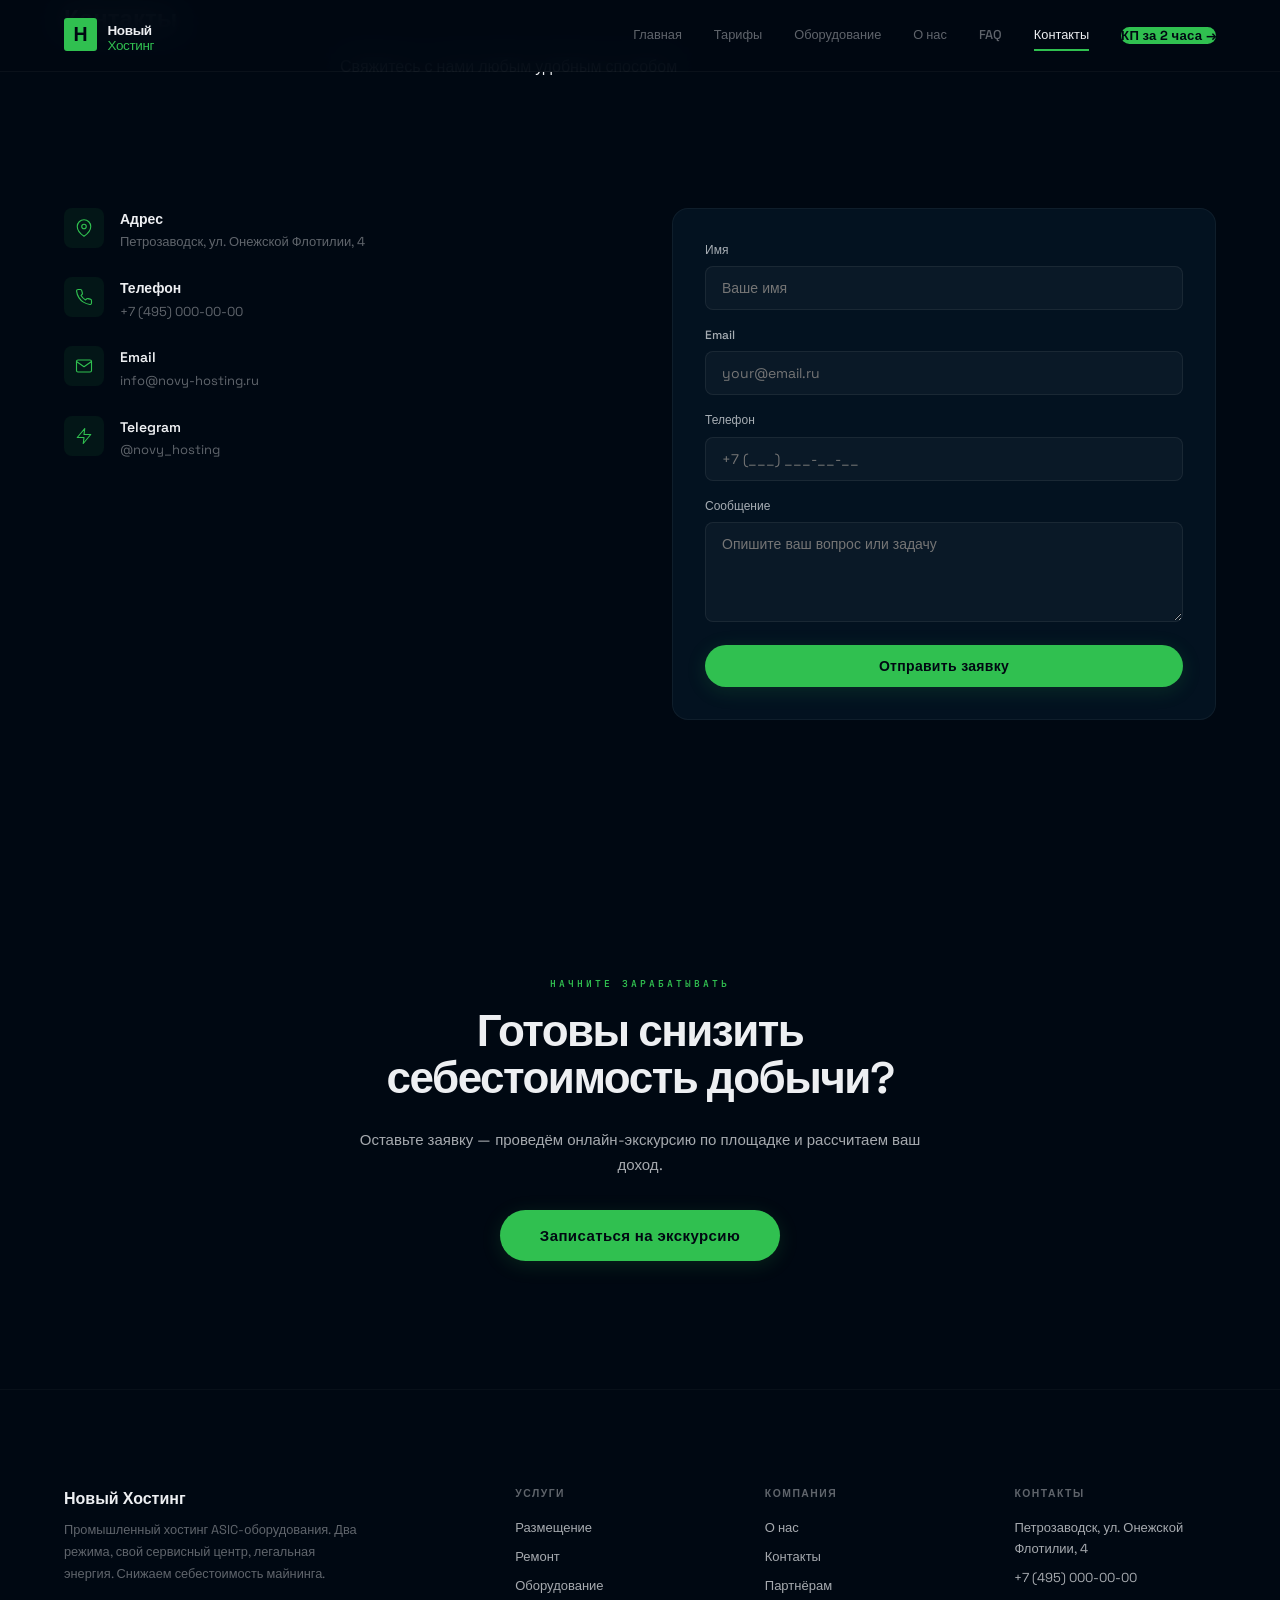
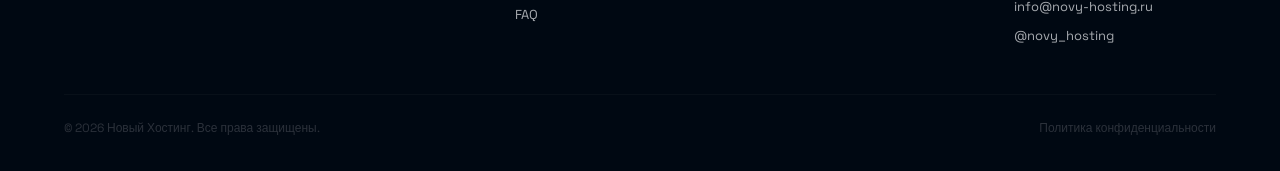
<file: contacts.html>
<!DOCTYPE html>
<html lang="ru">
<head>
  <meta charset="UTF-8" />
  <meta name="viewport" content="width=device-width, initial-scale=1.0" />
  <meta name="description" content="Контакты Новый Хостинг — свяжитесь с нами любым удобным способом. Адрес, телефон, email, Telegram, форма обратной связи." />
  <title>Контакты — Новый Хостинг</title>
  <link rel="stylesheet" href="css/style.css" />
<link rel="icon" type="image/svg+xml" href="favicon.svg" />
</head>
<body>

<!-- HEADER -->
<header class="header" id="header">
  <div class="container">
    <a href="index.html" class="logo">
      <img src="images/logo.svg" alt="Новый Хостинг" class="logo-img" width="180" height="44" />
    </a>
    <nav class="nav" id="nav">
      <a href="index.html">Главная</a>
      <a href="services.html">Тарифы</a>
      <a href="equipment.html">Оборудование</a>
      <a href="about.html">О нас</a>
      <a href="faq.html">FAQ</a>
      <a href="contacts.html" class="active">Контакты</a>
      <a href="contacts.html" class="nav-cta">КП за 2 часа →</a>
    </nav>
    <button class="menu-toggle" id="menuToggle" aria-label="Меню">
      <span></span><span></span><span></span>
    </button>
  </div>
</header>

<!-- PAGE HERO -->
<section class="page-hero">
  <div class="container">
    <h1>Контакты</h1>
    <p style="max-width:600px;margin:var(--space-md) auto 0">
      Свяжитесь с нами любым удобным способом
    </p>
  </div>
</section>

<!-- CONTACT GRID -->
<section class="section" id="contacts">
  <div class="container">
    <div class="contact-grid">
      <!-- Left: Contact Info -->
      <div>
        <div class="ci-item">
          <div class="ci-ic">
            <svg width="18" height="18" viewBox="0 0 24 24" fill="none" stroke="currentColor" stroke-width="1.5" stroke-linecap="round" stroke-linejoin="round">
              <path d="M21 10c0 7-9 13-9 13s-9-6-9-13a9 9 0 0 1 18 0z"/>
              <circle cx="12" cy="10" r="3"/>
            </svg>
          </div>
          <div>
            <div class="ci-t">Адрес</div>
            <div class="ci-d">Петрозаводск, ул. Онежской Флотилии, 4</div>
          </div>
        </div>
        <div class="ci-item">
          <div class="ci-ic">
            <svg width="18" height="18" viewBox="0 0 24 24" fill="none" stroke="currentColor" stroke-width="1.5" stroke-linecap="round" stroke-linejoin="round">
              <path d="M22 16.92v3a2 2 0 0 1-2.18 2 19.79 19.79 0 0 1-8.63-3.07 19.5 19.5 0 0 1-6-6 19.79 19.79 0 0 1-3.07-8.67A2 2 0 0 1 4.11 2h3a2 2 0 0 1 2 1.72 12.84 12.84 0 0 0 .7 2.81 2 2 0 0 1-.45 2.11L8.09 9.91a16 16 0 0 0 6 6l1.27-1.27a2 2 0 0 1 2.11-.45 12.84 12.84 0 0 0 2.81.7A2 2 0 0 1 22 16.92z"/>
            </svg>
          </div>
          <div>
            <div class="ci-t">Телефон</div>
            <div class="ci-d">+7 (495) 000-00-00</div>
          </div>
        </div>
        <div class="ci-item">
          <div class="ci-ic">
            <svg width="18" height="18" viewBox="0 0 24 24" fill="none" stroke="currentColor" stroke-width="1.5" stroke-linecap="round" stroke-linejoin="round">
              <path d="M4 4h16c1.1 0 2 .9 2 2v12c0 1.1-.9 2-2 2H4c-1.1 0-2-.9-2-2V6c0-1.1.9-2 2-2z"/>
              <polyline points="22,6 12,13 2,6"/>
            </svg>
          </div>
          <div>
            <div class="ci-t">Email</div>
            <div class="ci-d">info@novy-hosting.ru</div>
          </div>
        </div>
        <div class="ci-item">
          <div class="ci-ic">
            <svg width="18" height="18" viewBox="0 0 24 24" fill="none" stroke="currentColor" stroke-width="1.5" stroke-linecap="round" stroke-linejoin="round">
              <polygon points="13 2 3 14 12 14 11 22 21 10 12 10 13 2"/>
            </svg>
          </div>
          <div>
            <div class="ci-t">Telegram</div>
            <div class="ci-d">@novy_hosting</div>
          </div>
        </div>
      </div>
      <!-- Right: Contact Form -->
      <div class="cform">
        <form>
          <div class="fg">
            <label class="fl">Имя</label>
            <input class="fi" type="text" placeholder="Ваше имя" required />
          </div>
          <div class="fg">
            <label class="fl">Email</label>
            <input class="fi" type="email" placeholder="your@email.ru" required />
          </div>
          <div class="fg">
            <label class="fl">Телефон</label>
            <input class="fi" type="tel" placeholder="+7 (___) ___-__-__" />
          </div>
          <div class="fg">
            <label class="fl">Сообщение</label>
            <textarea class="ft" placeholder="Опишите ваш вопрос или задачу" required></textarea>
          </div>
          <button type="submit" class="btn btn-green btn-full">Отправить заявку</button>
        </form>
      </div>
    </div>
  </div>
</section>

<!-- CTA -->
<section class="section section-deep tac">
  <div class="container">
    <span class="section-label">Начните зарабатывать</span>
    <h2 class="section-title" style="max-width:600px;margin:0 auto var(--space-lg)">Готовы снизить себестоимость добычи?</h2>
    <p class="section-subtitle" style="margin:0 auto var(--space-xl)">Оставьте заявку — проведём онлайн-экскурсию по площадке и рассчитаем ваш доход.</p>
    <a href="contacts.html" class="btn btn-green btn-lg">Записаться на экскурсию</a>
  </div>
</section>

<!-- FOOTER -->
<footer class="footer">
  <div class="container">
    <div class="footer-grid">
      <div>
        <div class="footer-brand">Новый Хостинг</div>
        <p class="footer-desc">Промышленный хостинг ASIC-оборудования. Два режима, свой сервисный центр, легальная энергия. Снижаем себестоимость майнинга.</p>
      </div>
      <div>
        <div class="footer-h">Услуги</div>
        <div class="footer-l">
          <a href="services.html">Размещение</a>
          <a href="services.html">Ремонт</a>
          <a href="equipment.html">Оборудование</a>
          <a href="faq.html">FAQ</a>
        </div>
      </div>
      <div>
        <div class="footer-h">Компания</div>
        <div class="footer-l">
          <a href="about.html">О нас</a>
          <a href="contacts.html">Контакты</a>
          <a href="about.html">Партнёрам</a>
        </div>
      </div>
      <div>
        <div class="footer-h">Контакты</div>
        <div class="footer-l">
          <a href="contacts.html">Петрозаводск, ул. Онежской Флотилии, 4</a>
          <a href="contacts.html">+7 (495) 000-00-00</a>
          <a href="contacts.html">info@novy-hosting.ru</a>
          <a href="contacts.html">@novy_hosting</a>
        </div>
      </div>
    </div>
    <div class="footer-b">
      <span>&copy; 2026 Новый Хостинг. Все права защищены.</span>
      <span>Политика конфиденциальности</span>
    </div>
  </div>
</footer>

<script src="js/main.js"></script>
</body>
</html>
</file>
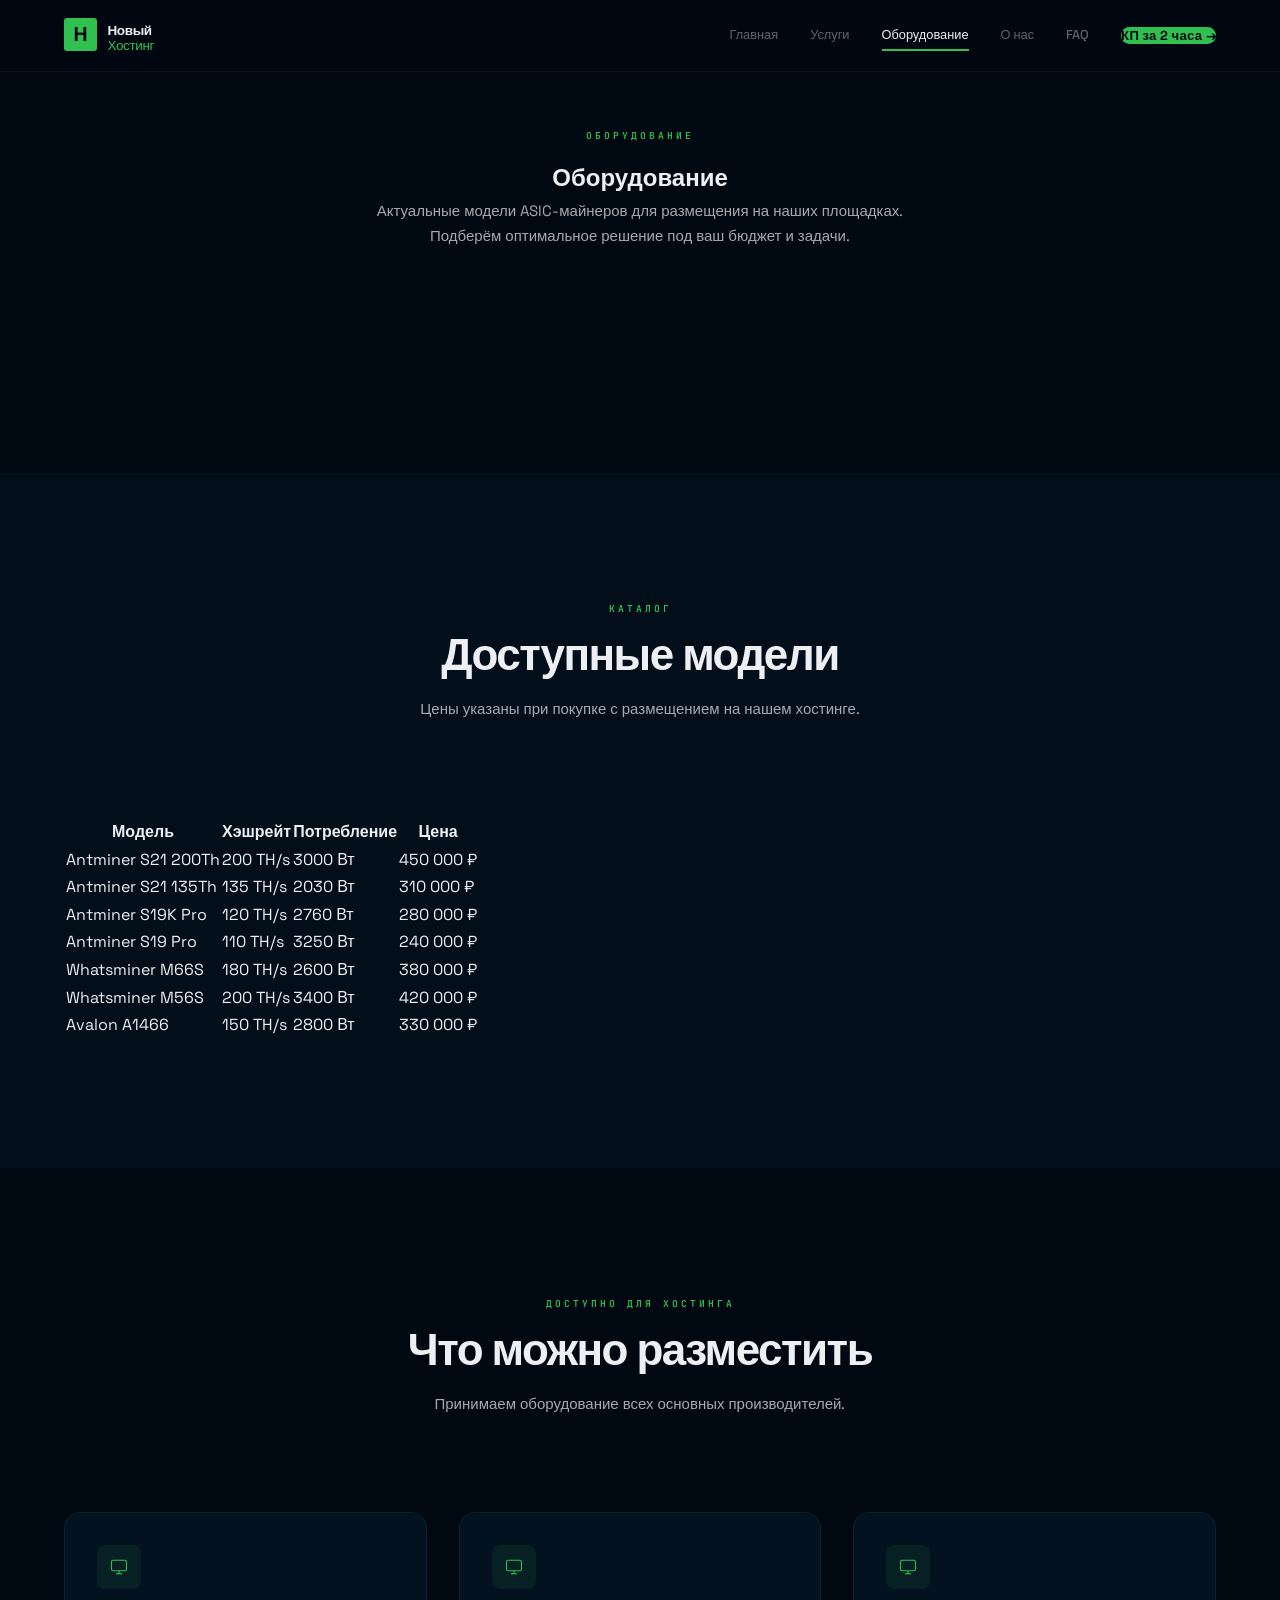
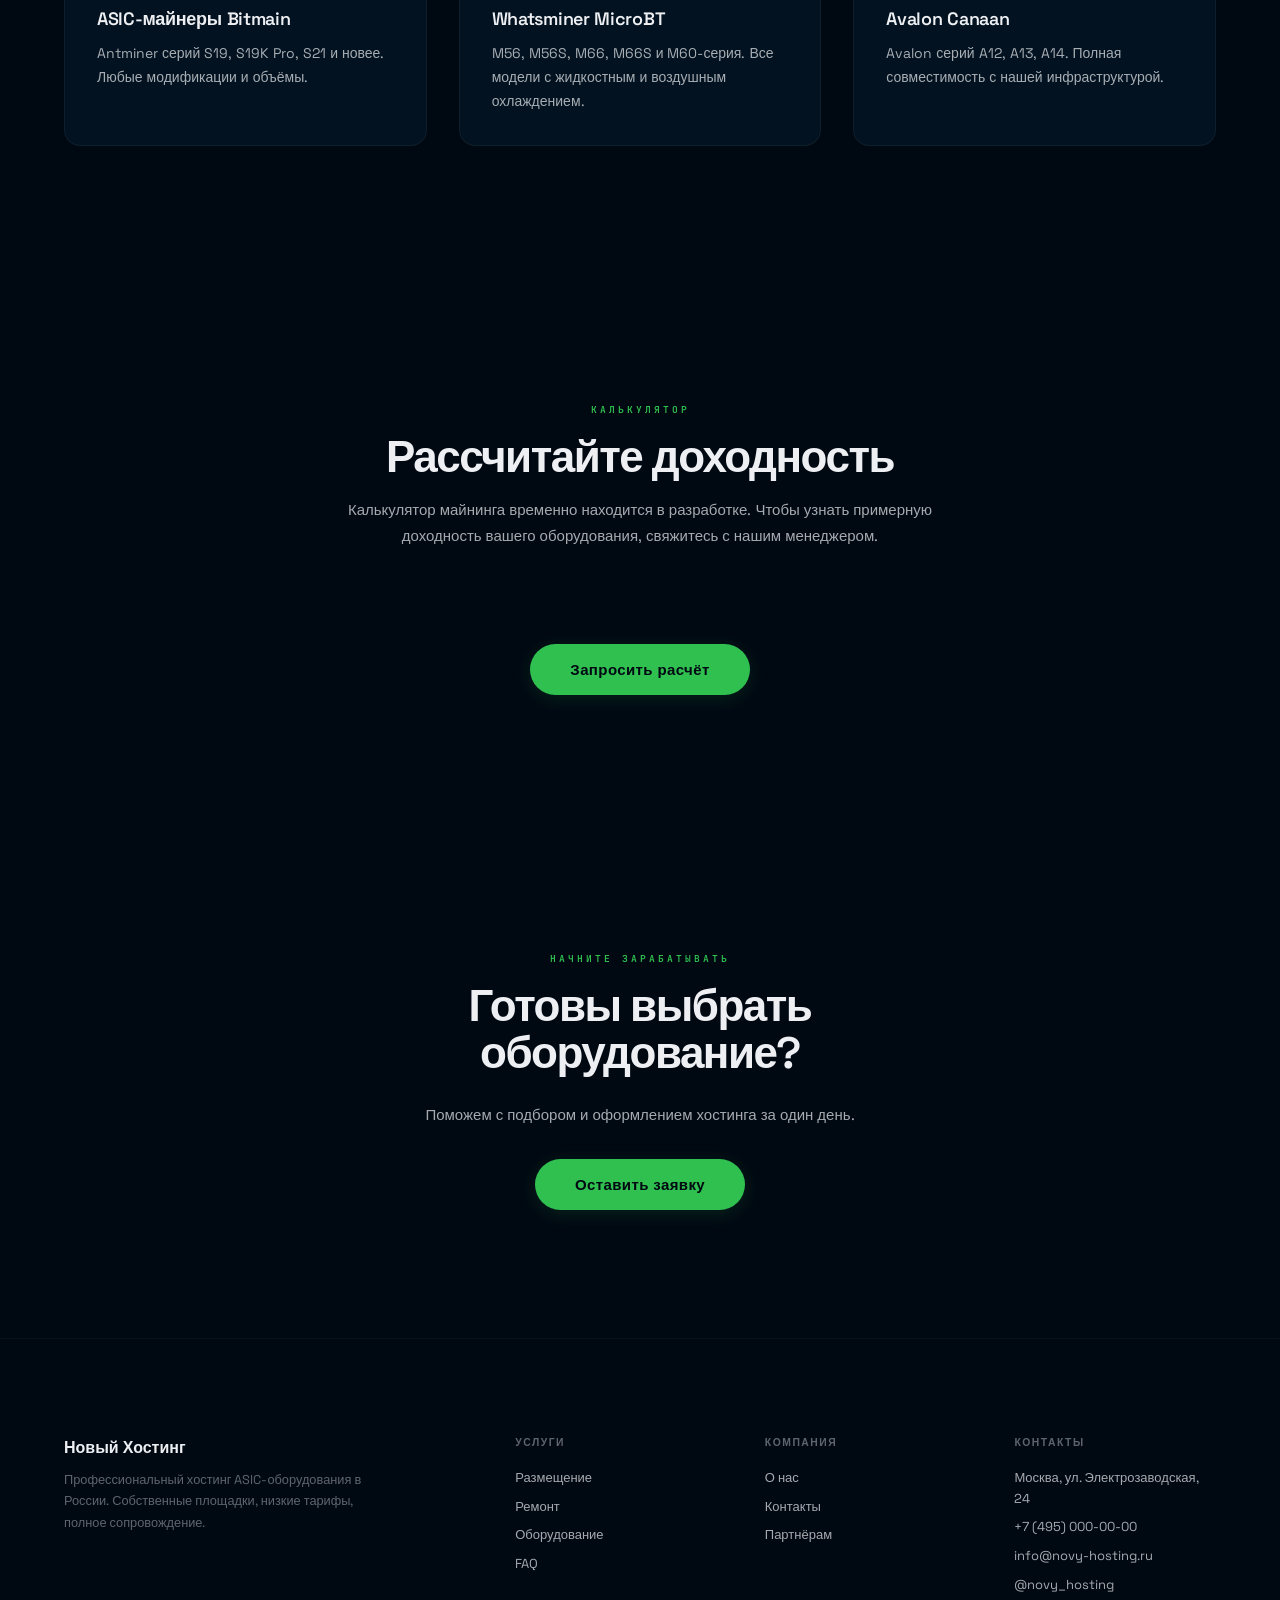
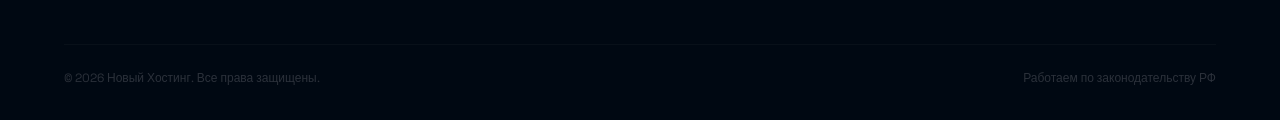
<file: equipment.html>
<!DOCTYPE html>
<html lang="ru">
<head>
  <meta charset="UTF-8" />
  <meta name="viewport" content="width=device-width, initial-scale=1.0" />
  <meta name="description" content="Новый Хостинг — оборудование для майнинга. Актуальные модели ASIC-майнеров, цены, характеристики, хостинг." />
  <title>Оборудование — Новый Хостинг</title>
  <link rel="stylesheet" href="css/style.css" />
<link rel="icon" type="image/svg+xml" href="favicon.svg" />
</head>
<body>

<!-- HEADER -->
<header class="header" id="header">
  <div class="container">
    <a href="index.html" class="logo">
      <img src="images/logo.svg" alt="Новый Хостинг" class="logo-img" width="180" height="44" />
    </a>
    <nav class="nav" id="nav">
      <a href="index.html">Главная</a>
      <a href="services.html">Услуги</a>
      <a href="equipment.html" class="active">Оборудование</a>
      <a href="about.html">О нас</a>
      <a href="faq.html">FAQ</a>
<a href="contacts.html" class="nav-cta">КП за 2 часа →</a>
    </nav>
    <button class="menu-toggle" id="menuToggle" aria-label="Меню">
      <span></span><span></span><span></span>
    </button>
  </div>
</header>

<!-- PAGE HERO -->
<section class="section page-hero">
  <div class="container">
    <div class="section-header">
      <span class="section-label">Оборудование</span>
      <h1>Оборудование</h1>
      <p class="section-subtitle">Актуальные модели ASIC-майнеров для размещения на наших площадках. Подберём оптимальное решение под ваш бюджет и задачи.</p>
    </div>
  </div>
</section>

<!-- EQUIPMENT TABLE -->
<section class="section section-dark">
  <div class="container">
    <div class="section-header">
      <span class="section-label">Каталог</span>
      <h2 class="section-title">Доступные модели</h2>
      <p class="section-subtitle">Цены указаны при покупке с размещением на нашем хостинге.</p>
    </div>
    <table class="eq-table reveal-s">
      <thead>
        <tr>
          <th>Модель</th>
          <th>Хэшрейт</th>
          <th>Потребление</th>
          <th>Цена</th>
        </tr>
      </thead>
      <tbody>
        <tr><td class="model">Antminer S21 200Th</td><td class="hash">200 TH/s</td><td>3000 Вт</td><td>450 000 ₽</td></tr>
        <tr><td class="model">Antminer S21 135Th</td><td class="hash">135 TH/s</td><td>2030 Вт</td><td>310 000 ₽</td></tr>
        <tr><td class="model">Antminer S19K Pro</td><td class="hash">120 TH/s</td><td>2760 Вт</td><td>280 000 ₽</td></tr>
        <tr><td class="model">Antminer S19 Pro</td><td class="hash">110 TH/s</td><td>3250 Вт</td><td>240 000 ₽</td></tr>
        <tr><td class="model">Whatsminer M66S</td><td class="hash">180 TH/s</td><td>2600 Вт</td><td>380 000 ₽</td></tr>
        <tr><td class="model">Whatsminer M56S</td><td class="hash">200 TH/s</td><td>3400 Вт</td><td>420 000 ₽</td></tr>
        <tr><td class="model">Avalon A1466</td><td class="hash">150 TH/s</td><td>2800 Вт</td><td>330 000 ₽</td></tr>
      </tbody>
    </table>
  </div>
</section>

<!-- AVAILABLE FOR HOSTING -->
<section class="section" id="available">
  <div class="container">
    <div class="section-header">
      <span class="section-label">Доступно для хостинга</span>
      <h2 class="section-title">Что можно разместить</h2>
      <p class="section-subtitle">Принимаем оборудование всех основных производителей.</p>
    </div>
    <div class="grid-3">
      <div class="card reveal">
        <div class="card-icon">
          <svg width="18" height="18" viewBox="0 0 24 24" fill="none" stroke="currentColor" stroke-width="1.5"><rect x="2" y="3" width="20" height="14" rx="2"/><line x1="8" y1="21" x2="16" y2="21"/><line x1="12" y1="17" x2="12" y2="21"/></svg>
        </div>
        <h3 class="card-title">ASIC-майнеры Bitmain</h3>
        <p class="card-text">Antminer серий S19, S19K Pro, S21 и новее. Любые модификации и объёмы.</p>
      </div>
      <div class="card reveal">
        <div class="card-icon">
          <svg width="18" height="18" viewBox="0 0 24 24" fill="none" stroke="currentColor" stroke-width="1.5"><rect x="2" y="3" width="20" height="14" rx="2"/><line x1="8" y1="21" x2="16" y2="21"/><line x1="12" y1="17" x2="12" y2="21"/></svg>
        </div>
        <h3 class="card-title">Whatsminer MicroBT</h3>
        <p class="card-text">M56, M56S, M66, M66S и M60-серия. Все модели с жидкостным и воздушным охлаждением.</p>
      </div>
      <div class="card reveal">
        <div class="card-icon">
          <svg width="18" height="18" viewBox="0 0 24 24" fill="none" stroke="currentColor" stroke-width="1.5"><rect x="2" y="3" width="20" height="14" rx="2"/><line x1="8" y1="21" x2="16" y2="21"/><line x1="12" y1="17" x2="12" y2="21"/></svg>
        </div>
        <h3 class="card-title">Avalon Canaan</h3>
        <p class="card-text">Avalon серий A12, A13, A14. Полная совместимость с нашей инфраструктурой.</p>
      </div>
    </div>
  </div>
</section>

<!-- CALCULATOR PLACEHOLDER -->
<section class="section section-deep">
  <div class="container">
    <div class="section-header">
      <span class="section-label">Калькулятор</span>
      <h2 class="section-title">Рассчитайте доходность</h2>
      <p class="section-subtitle">Калькулятор майнинга временно находится в разработке. Чтобы узнать примерную доходность вашего оборудования, свяжитесь с нашим менеджером.</p>
    </div>
    <div class="tac mt-2">
      <a href="contacts.html" class="btn btn-green btn-lg">Запросить расчёт</a>
    </div>
  </div>
</section>

<!-- CTA -->
<section class="section section-deep tac">
  <div class="container">
    <span class="section-label">Начните зарабатывать</span>
    <h2 class="section-title" style="max-width:600px;margin:0 auto var(--space-lg)">Готовы выбрать оборудование?</h2>
    <p class="section-subtitle" style="margin:0 auto var(--space-xl)">Поможем с подбором и оформлением хостинга за один день.</p>
    <a href="contacts.html" class="btn btn-green btn-lg">Оставить заявку</a>
  </div>
</section>

<!-- FOOTER -->
<footer class="footer">
  <div class="container">
    <div class="footer-grid">
      <div>
        <div class="footer-brand">Новый Хостинг</div>
        <p class="footer-desc">Профессиональный хостинг ASIC-оборудования в России. Собственные площадки, низкие тарифы, полное сопровождение.</p>
      </div>
      <div>
        <div class="footer-h">Услуги</div>
        <div class="footer-l">
          <a href="services.html">Размещение</a>
          <a href="services.html">Ремонт</a>
          <a href="equipment.html">Оборудование</a>
          <a href="faq.html">FAQ</a>
        </div>
      </div>
      <div>
        <div class="footer-h">Компания</div>
        <div class="footer-l">
          <a href="about.html">О нас</a>
          <a href="contacts.html">Контакты</a>
          <a href="about.html">Партнёрам</a>
        </div>
      </div>
      <div>
        <div class="footer-h">Контакты</div>
        <div class="footer-l">
          <a href="contacts.html">Москва, ул. Электрозаводская, 24</a>
          <a href="contacts.html">+7 (495) 000-00-00</a>
          <a href="contacts.html">info@novy-hosting.ru</a>
          <a href="contacts.html">@novy_hosting</a>
        </div>
      </div>
    </div>
    <div class="footer-b">
      <span>&copy; 2026 Новый Хостинг. Все права защищены.</span>
      <span>Работаем по законодательству РФ</span>
    </div>
  </div>
</footer>

<script src="js/main.js"></script>
</body>
</html>
</file>
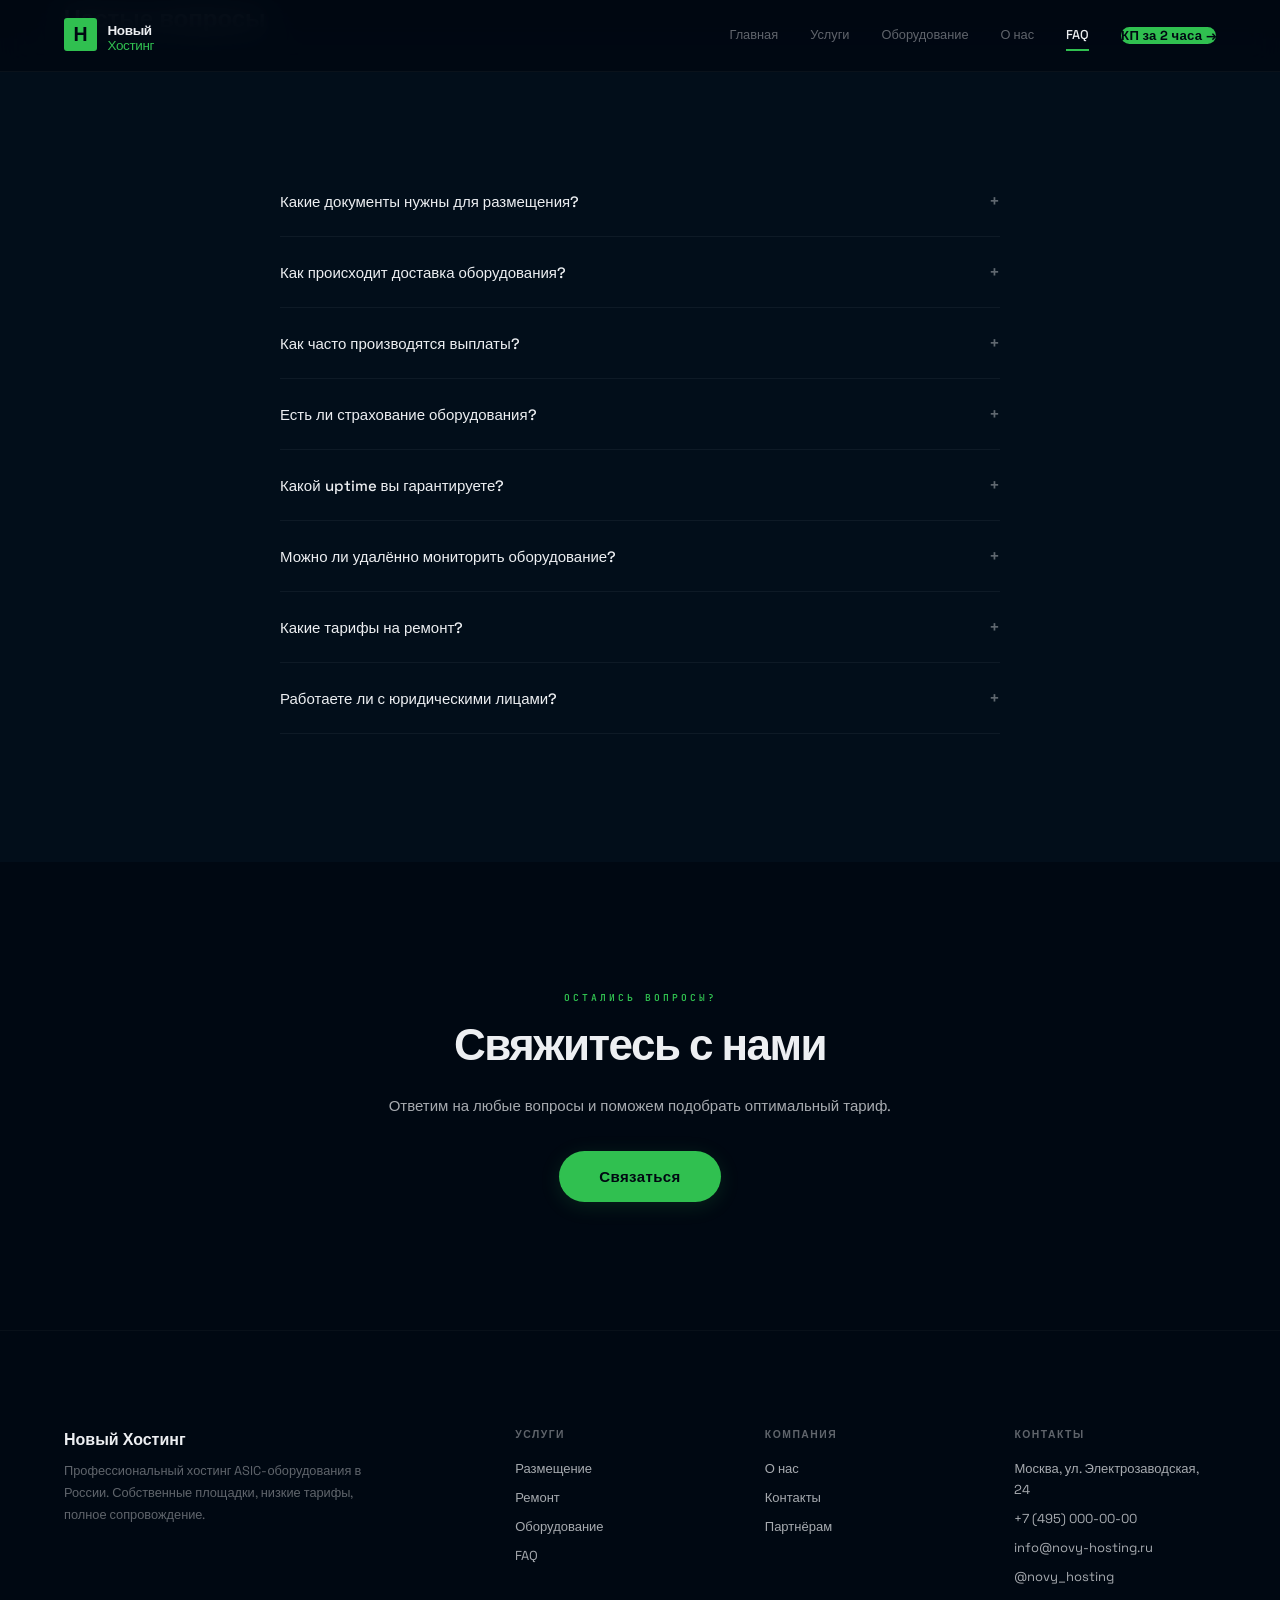
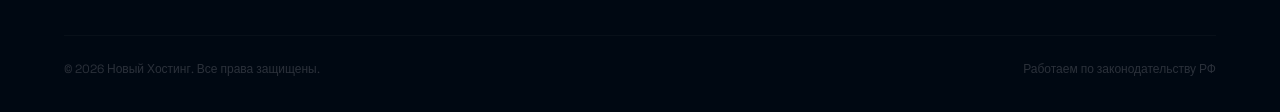
<file: faq.html>
<!DOCTYPE html>
<html lang="ru">
<head>
  <meta charset="UTF-8" />
  <meta name="viewport" content="width=device-width, initial-scale=1.0" />
  <meta name="description" content="Часто задаваемые вопросы о хостинге ASIC-майнеров. Документы, доставка, выплаты, страхование, uptime, мониторинг, ремонт и юридические лица." />
  <title>FAQ — Новый Хостинг</title>
  <link rel="stylesheet" href="css/style.css" />
<link rel="icon" type="image/svg+xml" href="favicon.svg" />
</head>
<body>

<!-- HEADER -->
<header class="header" id="header">
  <div class="container">
    <a href="index.html" class="logo">
      <img src="images/logo.svg" alt="Новый Хостинг" class="logo-img" width="180" height="44" />
    </a>
    <nav class="nav" id="nav">
      <a href="index.html">Главная</a>
      <a href="services.html">Услуги</a>
      <a href="equipment.html">Оборудование</a>
      <a href="about.html">О нас</a>
      <a href="faq.html" class="active">FAQ</a>
<a href="contacts.html" class="nav-cta">КП за 2 часа →</a>
    </nav>
    <button class="menu-toggle" id="menuToggle" aria-label="Меню">
      <span></span><span></span><span></span>
    </button>
  </div>
</header>

<!-- PAGE HERO -->
<section class="page-hero">
  <div class="container">
    <h1>Частые вопросы</h1>
  </div>
</section>

<!-- FAQ -->
<section class="section section-dark">
  <div class="container">
    <div class="faq-list">

      <div class="faq-item">
        <button class="faq-q">
          Какие документы нужны для размещения?
          <span class="plus">+</span>
        </button>
        <div class="faq-a">
          <p>Для заключения договора достаточно паспорта физического лица или учредительных документов юридического лица. Дополнительно потребуется подтверждение права собственности на оборудование (договор купли-продажи или товарная накладная). Все документы можно направить в электронном виде — оригиналы подписываются при встрече или курьерской доставкой.</p>
        </div>
      </div>

      <div class="faq-item">
        <button class="faq-q">
          Как происходит доставка оборудования?
          <span class="plus">+</span>
        </button>
        <div class="faq-a">
          <p>Вы можете доставить оборудование самостоятельно либо воспользоваться нашей транспортной службой с полным страхованием груза. После прибытия на площадку оборудование проходит входной тест: проверка хэшрейта, температур и энергопотребления. В течение 24 часов после подтверждения работоспособности оборудование ставится на майнинг.</p>
        </div>
      </div>

      <div class="faq-item">
        <button class="faq-q">
          Как часто производятся выплаты?
          <span class="plus">+</span>
        </button>
        <div class="faq-a">
          <p>Выплаты осуществляются ежедневно на указанный вами кошелёк в автоматическом режиме. Система списывает только стоимость электроэнергии и обслуживания, остаток переводится полностью. Минимальная сумма к выплате не ограничена — вы получаете доход даже с одного ASIC-майнера.</p>
        </div>
      </div>

      <div class="faq-item">
        <button class="faq-q">
          Есть ли страхование оборудования?
          <span class="plus">+</span>
        </button>
        <div class="faq-a">
          <p>Да, все размещённое оборудование застраховано от рисков пожара, затопления, кражи и повреждений при транспортировке. Страхование включено в базовый тариф без дополнительной платы. При наступлении страхового случая мы сопровождаем клиента на всех этапах получения выплаты.</p>
        </div>
      </div>

      <div class="faq-item">
        <button class="faq-q">
          Какой uptime вы гарантируете?
          <span class="plus">+</span>
        </button>
        <div class="faq-a">
          <p>Мы гарантируем uptime 99.8% в соответствии с договором. На каждой площадке установлены резервные источники бесперебойного питания и дизель-генераторы, которые включаются автоматически при сбоях в сети. Мониторинг напряжения и частоты тока ведётся круглосуточно, отклонения фиксируются и устраняются в течение нескольких минут.</p>
        </div>
      </div>

      <div class="faq-item">
        <button class="faq-q">
          Можно ли удалённо мониторить оборудование?
          <span class="plus">+</span>
        </button>
        <div class="faq-a">
          <p>Да, каждый клиент получает доступ к личному кабинету с данными по каждому устройству: текущий хэшрейт, температура, напряжение, энергопотребление и доходность. Доступ осуществляется через веб-интерфейс и мобильное приложение. При отклонении параметров от нормы система отправляет push-уведомления.</p>
        </div>
      </div>

      <div class="faq-item">
        <button class="faq-q">
          Какие тарифы на ремонт?
          <span class="plus">+</span>
        </button>
        <div class="faq-a">
          <p>Стоимость ремонта зависит от типа неисправности и сложности работ. Диагностика бесплатна для клиентов на тарифе «Оптима» и выше. Базовая диагностика для остальных тарифов — 1 500 рублей. Замена чипов, восстановление хэшбордов и пайка BGA выполняются в собственном сервисном центре с гарантией до 12 месяцев.</p>
        </div>
      </div>

      <div class="faq-item">
        <button class="faq-q">
          Работаете ли с юридическими лицами?
          <span class="plus">+</span>
        </button>
        <div class="faq-a">
          <p>Да, мы работаем как с физическими, так и с юридическими лицами по безналичному расчёту с НДС. Для юрлиц предусмотрен корпоративный тариф с выделенной площадью, льготной ставкой на электроэнергию и персональным менеджером. Заключается отдельный договор с закрывающими документами по итогам каждого отчётного периода.</p>
        </div>
      </div>

    </div>
  </div>
</section>

<!-- CTA -->
<section class="section section-deep tac">
  <div class="container">
    <span class="section-label">Остались вопросы?</span>
    <h2 class="section-title" style="max-width:600px;margin:0 auto var(--space-lg)">Свяжитесь с нами</h2>
    <p class="section-subtitle" style="margin:0 auto var(--space-xl)">Ответим на любые вопросы и поможем подобрать оптимальный тариф.</p>
    <a href="contacts.html" class="btn btn-green btn-lg">Связаться</a>
  </div>
</section>

<!-- FOOTER -->
<footer class="footer">
  <div class="container">
    <div class="footer-grid">
      <div>
        <div class="footer-brand">Новый Хостинг</div>
        <p class="footer-desc">Профессиональный хостинг ASIC-оборудования в России. Собственные площадки, низкие тарифы, полное сопровождение.</p>
      </div>
      <div>
        <div class="footer-h">Услуги</div>
        <div class="footer-l">
          <a href="services.html">Размещение</a>
          <a href="services.html">Ремонт</a>
          <a href="equipment.html">Оборудование</a>
          <a href="faq.html">FAQ</a>
        </div>
      </div>
      <div>
        <div class="footer-h">Компания</div>
        <div class="footer-l">
          <a href="about.html">О нас</a>
          <a href="contacts.html">Контакты</a>
          <a href="about.html">Партнёрам</a>
        </div>
      </div>
      <div>
        <div class="footer-h">Контакты</div>
        <div class="footer-l">
          <a href="contacts.html">Москва, ул. Электрозаводская, 24</a>
          <a href="contacts.html">+7 (495) 000-00-00</a>
          <a href="contacts.html">info@novy-hosting.ru</a>
          <a href="contacts.html">@novy_hosting</a>
        </div>
      </div>
    </div>
    <div class="footer-b">
      <span>&copy; 2026 Новый Хостинг. Все права защищены.</span>
      <span>Работаем по законодательству РФ</span>
    </div>
  </div>
</footer>

<script src="js/main.js"></script>
</body>
</html>
</file>
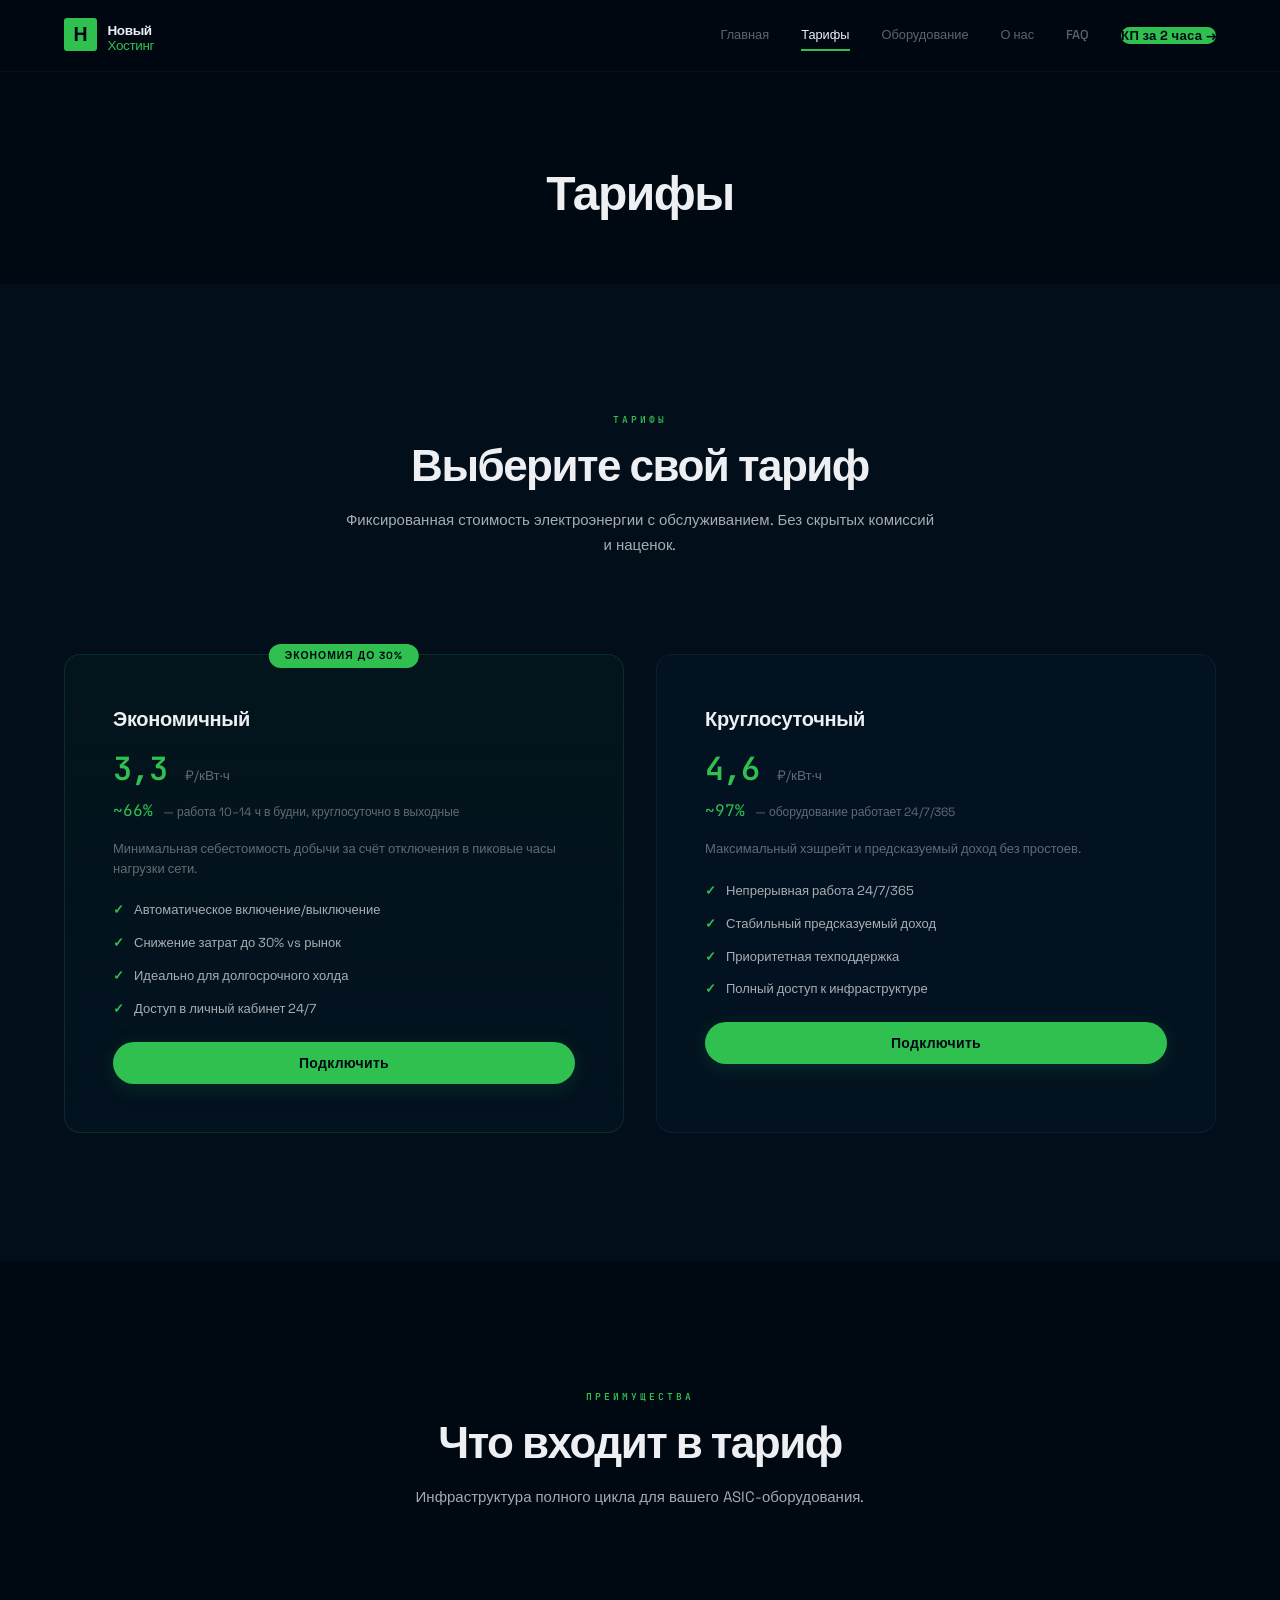
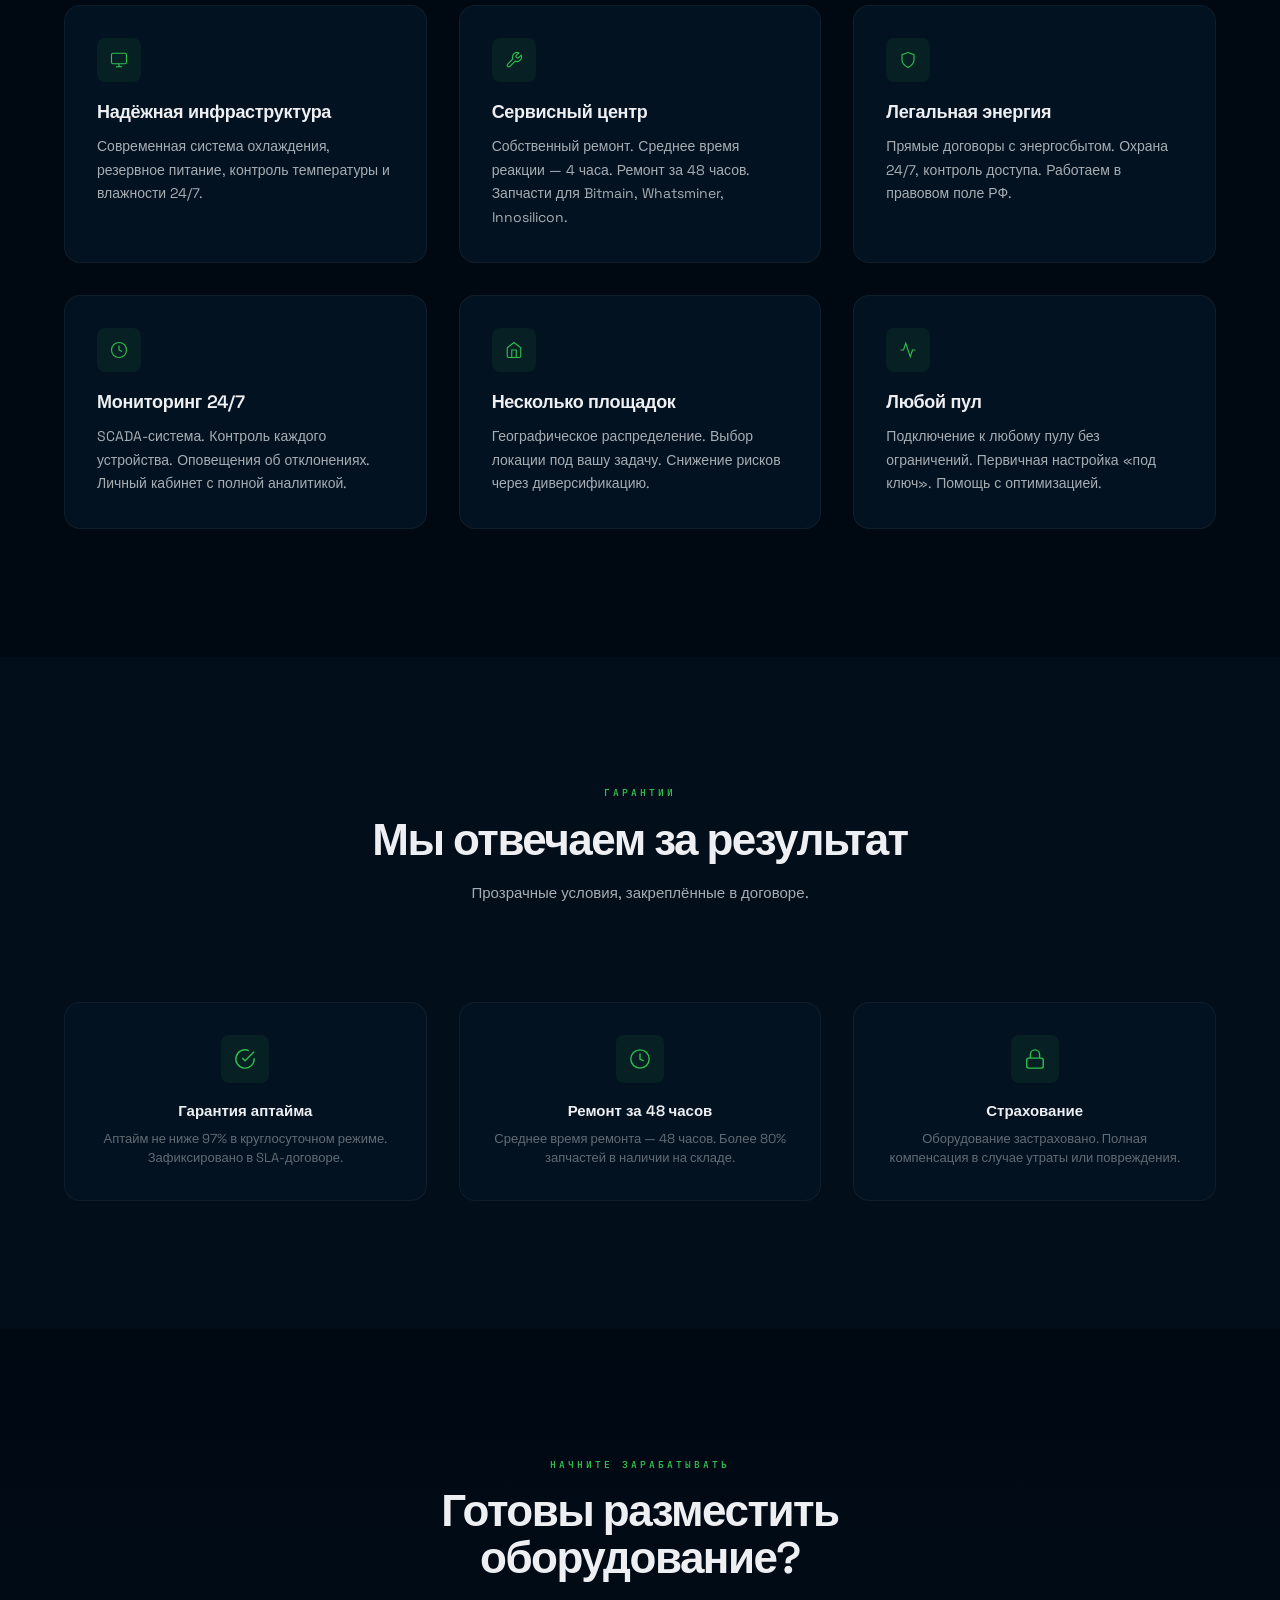
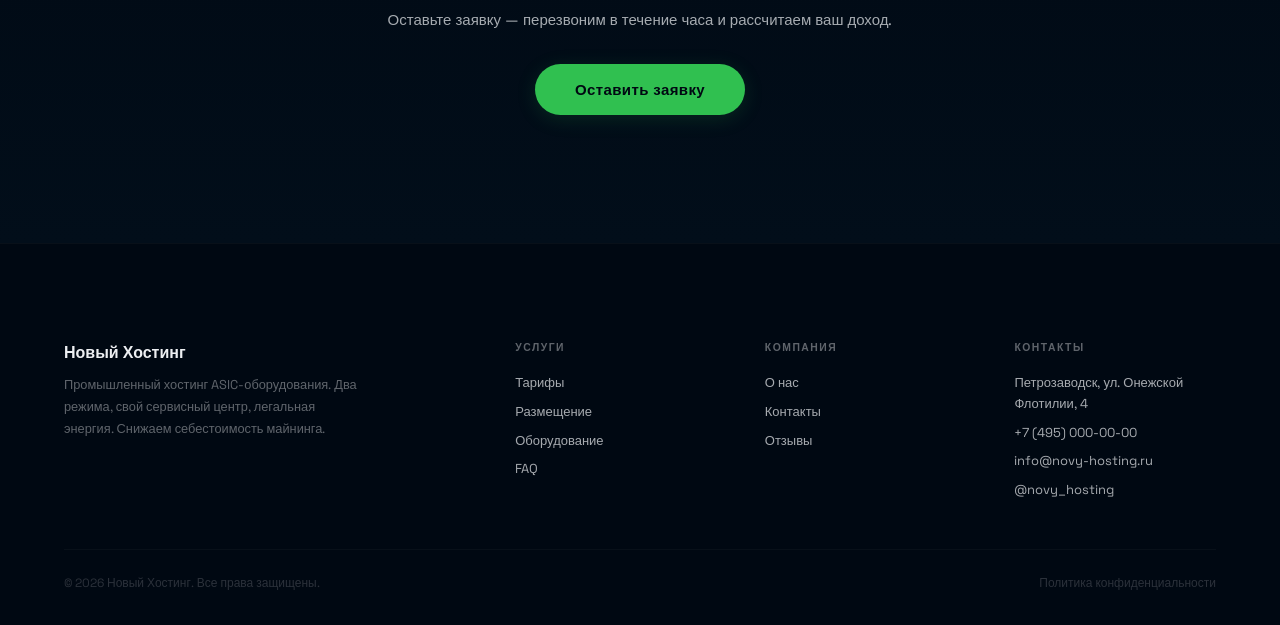
<file: services.html>
<!DOCTYPE html>
<html lang="ru">
<head>
  <meta charset="UTF-8" />
  <meta name="viewport" content="width=device-width, initial-scale=1.0" />
  <meta name="description" content="Тарифы Новый Хостинг — Экономичный и Круглосуточный режимы размещения ASIC от 3,3 ₽/кВт·ч. Гарантии, условия и преимущества." />
  <title>Тарифы — Новый Хостинг</title>
  <link rel="stylesheet" href="css/style.css" />
  <link rel="icon" type="image/svg+xml" href="favicon.svg" />
</head>
<body>

<!-- HEADER -->
<header class="header" id="header">
  <div class="container">
    <a href="index.html" class="logo">
      <img src="images/logo.svg" alt="Новый Хостинг" class="logo-img" width="180" height="44" />
    </a>
    <nav class="nav" id="nav">
      <a href="index.html">Главная</a>
      <a href="services.html" class="active">Тарифы</a>
      <a href="equipment.html">Оборудование</a>
      <a href="about.html">О нас</a>
      <a href="faq.html">FAQ</a>
      <a href="contacts.html" class="nav-cta">КП за 2 часа →</a>
    </nav>
    <button class="menu-toggle" id="menuToggle" aria-label="Меню">
      <span></span><span></span><span></span>
    </button>
  </div>
</header>

<!-- PAGE HERO -->
<section class="page-hero" style="padding:calc(var(--header-h) + var(--space-4xl)) 0 var(--space-3xl);background:var(--bg-deep);text-align:center;position:relative;overflow:hidden">
  <div class="container" style="position:relative;z-index:1">
    <h1 style="font-size:3rem;font-weight:600;letter-spacing:-1.5px;line-height:1.08">Тарифы</h1>
  </div>
</section>

<!-- PRICING / MODES -->
<section class="section section-dark" id="pricing">
  <div class="container">
    <div class="section-header">
      <span class="section-label">Тарифы</span>
      <h2 class="section-title">Выберите свой тариф</h2>
      <p class="section-subtitle">Фиксированная стоимость электроэнергии с обслуживанием. Без скрытых комиссий и наценок.</p>
    </div>
    <div class="modes-grid">
      <div class="mode-card featured reveal">
        <div class="pricing-badge">Экономия до 30%</div>
        <div class="mode-name">Экономичный</div>
        <div class="mode-price">3,3 <span>₽/кВт·ч</span></div>
        <div class="mode-uptime">~66% <span>— работа 10–14 ч в будни, круглосуточно в выходные</span></div>
        <div class="mode-desc">Минимальная себестоимость добычи за счёт отключения в пиковые часы нагрузки сети.</div>
        <ul class="mode-features">
          <li>Автоматическое включение/выключение</li>
          <li>Снижение затрат до 30% vs рынок</li>
          <li>Идеально для долгосрочного холда</li>
          <li>Доступ в личный кабинет 24/7</li>
        </ul>
        <a href="contacts.html" class="btn btn-green btn-full">Подключить</a>
      </div>
      <div class="mode-card reveal">
        <div class="mode-name">Круглосуточный</div>
        <div class="mode-price">4,6 <span>₽/кВт·ч</span></div>
        <div class="mode-uptime">~97% <span>— оборудование работает 24/7/365</span></div>
        <div class="mode-desc">Максимальный хэшрейт и предсказуемый доход без простоев.</div>
        <ul class="mode-features">
          <li>Непрерывная работа 24/7/365</li>
          <li>Стабильный предсказуемый доход</li>
          <li>Приоритетная техподдержка</li>
          <li>Полный доступ к инфраструктуре</li>
        </ul>
        <a href="contacts.html" class="btn btn-green btn-full">Подключить</a>
      </div>
    </div>
  </div>
</section>

<!-- BENEFITS — ЧТО ВХОДИТ В ТАРИФ -->
<section class="section" id="benefits">
  <div class="container">
    <div class="section-header">
      <span class="section-label">Преимущества</span>
      <h2 class="section-title">Что входит в тариф</h2>
      <p class="section-subtitle">Инфраструктура полного цикла для вашего ASIC-оборудования.</p>
    </div>
    <div class="grid-3">
      <div class="card reveal">
        <div class="card-icon">
          <svg width="18" height="18" viewBox="0 0 24 24" fill="none" stroke="currentColor" stroke-width="1.5"><rect x="2" y="3" width="20" height="14" rx="2"/><line x1="8" y1="21" x2="16" y2="21"/><line x1="12" y1="17" x2="12" y2="21"/></svg>
        </div>
        <h3 class="card-title">Надёжная инфраструктура</h3>
        <p class="card-text">Современная система охлаждения, резервное питание, контроль температуры и влажности 24/7.</p>
      </div>
      <div class="card reveal">
        <div class="card-icon">
          <svg width="18" height="18" viewBox="0 0 24 24" fill="none" stroke="currentColor" stroke-width="1.5"><path d="M14.7 6.3a1 1 0 0 0 0 1.4l1.6 1.6a1 1 0 0 0 1.4 0l3.77-3.77a6 6 0 0 1-7.94 7.94l-6.91 6.91a2.12 2.12 0 0 1-3-3l6.91-6.91a6 6 0 0 1 7.94-7.94l-3.76 3.76z"/></svg>
        </div>
        <h3 class="card-title">Сервисный центр</h3>
        <p class="card-text">Собственный ремонт. Среднее время реакции — 4 часа. Ремонт за 48 часов. Запчасти для Bitmain, Whatsminer, Innosilicon.</p>
      </div>
      <div class="card reveal">
        <div class="card-icon">
          <svg width="18" height="18" viewBox="0 0 24 24" fill="none" stroke="currentColor" stroke-width="1.5"><path d="M12 22s8-4 8-10V5l-8-3-8 3v7c0 6 8 10 8 10z"/></svg>
        </div>
        <h3 class="card-title">Легальная энергия</h3>
        <p class="card-text">Прямые договоры с энергосбытом. Охрана 24/7, контроль доступа. Работаем в правовом поле РФ.</p>
      </div>
      <div class="card reveal">
        <div class="card-icon">
          <svg width="18" height="18" viewBox="0 0 24 24" fill="none" stroke="currentColor" stroke-width="1.5"><circle cx="12" cy="12" r="10"/><polyline points="12 6 12 12 16 14"/></svg>
        </div>
        <h3 class="card-title">Мониторинг 24/7</h3>
        <p class="card-text">SCADA-система. Контроль каждого устройства. Оповещения об отклонениях. Личный кабинет с полной аналитикой.</p>
      </div>
      <div class="card reveal">
        <div class="card-icon">
          <svg width="18" height="18" viewBox="0 0 24 24" fill="none" stroke="currentColor" stroke-width="1.5"><path d="M3 9l9-7 9 7v11a2 2 0 0 1-2 2H5a2 2 0 0 1-2-2z"/><polyline points="9 22 9 12 15 12 15 22"/></svg>
        </div>
        <h3 class="card-title">Несколько площадок</h3>
        <p class="card-text">Географическое распределение. Выбор локации под вашу задачу. Снижение рисков через диверсификацию.</p>
      </div>
      <div class="card reveal">
        <div class="card-icon">
          <svg width="18" height="18" viewBox="0 0 24 24" fill="none" stroke="currentColor" stroke-width="1.5"><path d="M22 12h-4l-3 9L9 3l-3 9H2"/></svg>
        </div>
        <h3 class="card-title">Любой пул</h3>
        <p class="card-text">Подключение к любому пулу без ограничений. Первичная настройка «под ключ». Помощь с оптимизацией.</p>
      </div>
    </div>
  </div>
</section>

<!-- GUARANTEES -->
<section class="section section-dark" id="guarantees">
  <div class="container">
    <div class="section-header">
      <span class="section-label">Гарантии</span>
      <h2 class="section-title">Мы отвечаем за результат</h2>
      <p class="section-subtitle">Прозрачные условия, закреплённые в договоре.</p>
    </div>
    <div class="guarantee-grid">
      <div class="guarantee-card reveal">
        <div class="guarantee-icon">
          <svg width="22" height="22" viewBox="0 0 24 24" fill="none" stroke="currentColor" stroke-width="1.5"><path d="M22 11.08V12a10 10 0 1 1-5.93-9.14"/><polyline points="22 4 12 14.01 9 11.01"/></svg>
        </div>
        <div class="guarantee-title">Гарантия аптайма</div>
        <div class="guarantee-text">Аптайм не ниже 97% в круглосуточном режиме. Зафиксировано в SLA-договоре.</div>
      </div>
      <div class="guarantee-card reveal">
        <div class="guarantee-icon">
          <svg width="22" height="22" viewBox="0 0 24 24" fill="none" stroke="currentColor" stroke-width="1.5"><circle cx="12" cy="12" r="10"/><polyline points="12 6 12 12 16 14"/></svg>
        </div>
        <div class="guarantee-title">Ремонт за 48 часов</div>
        <div class="guarantee-text">Среднее время ремонта — 48 часов. Более 80% запчастей в наличии на складе.</div>
      </div>
      <div class="guarantee-card reveal">
        <div class="guarantee-icon">
          <svg width="22" height="22" viewBox="0 0 24 24" fill="none" stroke="currentColor" stroke-width="1.5"><rect x="3" y="11" width="18" height="11" rx="2"/><path d="M7 11V7a5 5 0 0 1 10 0v4"/></svg>
        </div>
        <div class="guarantee-title">Страхование</div>
        <div class="guarantee-text">Оборудование застраховано. Полная компенсация в случае утраты или повреждения.</div>
      </div>
    </div>
  </div>
</section>

<!-- CTA -->
<section class="cta-section">
  <div class="container">
    <span class="section-label">Начните зарабатывать</span>
    <h2 class="section-title" style="max-width:600px;margin:0 auto var(--space-lg)">Готовы разместить оборудование?</h2>
    <p class="section-subtitle" style="margin:0 auto var(--space-xl)">Оставьте заявку — перезвоним в течение часа и рассчитаем ваш доход.</p>
    <a href="contacts.html" class="btn btn-green btn-lg">Оставить заявку</a>
  </div>
</section>

<!-- FOOTER -->
<footer class="footer">
  <div class="container">
    <div class="footer-grid">
      <div>
        <div class="footer-brand">Новый Хостинг</div>
        <p class="footer-desc">Промышленный хостинг ASIC-оборудования. Два режима, свой сервисный центр, легальная энергия. Снижаем себестоимость майнинга.</p>
      </div>
      <div>
        <div class="footer-h">Услуги</div>
        <div class="footer-l">
          <a href="services.html">Тарифы</a>
          <a href="services.html">Размещение</a>
          <a href="equipment.html">Оборудование</a>
          <a href="faq.html">FAQ</a>
        </div>
      </div>
      <div>
        <div class="footer-h">Компания</div>
        <div class="footer-l">
          <a href="about.html">О нас</a>
          <a href="contacts.html">Контакты</a>
          <a href="about.html">Отзывы</a>
        </div>
      </div>
      <div>
        <div class="footer-h">Контакты</div>
        <div class="footer-l">
          <a href="contacts.html">Петрозаводск, ул. Онежской Флотилии, 4</a>
          <a href="contacts.html">+7 (495) 000-00-00</a>
          <a href="contacts.html">info@novy-hosting.ru</a>
          <a href="contacts.html">@novy_hosting</a>
        </div>
      </div>
    </div>
    <div class="footer-b">
      <span>© 2026 Новый Хостинг. Все права защищены.</span>
      <span>Политика конфиденциальности</span>
    </div>
  </div>
</footer>

<script src="js/main.js"></script>
</body>
</html>
</file>
<file: css/style.css>
/* =============================================
   НОВЫЙ ХОСТИНГ v4 — Продающий сайт
   Премиум индустриальный дизайн
   Цвета: чёрно-синий + зелёный акцент
   ============================================= */

@import url('https://fonts.googleapis.com/css2?family=Space+Grotesk:wght@300;400;500;600;700&family=JetBrains+Mono:wght@400;500;600&display=swap');

:root {
  --bg-deep: #000812;
  --bg-body: #010A15;
  --bg-section: #020E1A;
  --bg-card: #031220;
  --bg-card-hover: #041A2A;
  --bg-elevated: #052233;
  --text-primary: #EDEFF2;
  --text-secondary: rgba(237, 239, 242, 0.7);
  --text-tertiary: rgba(237, 239, 242, 0.4);
  --text-muted: rgba(237, 239, 242, 0.18);
  --green: #30C050;
  --green-light: #40D868;
  --green-dark: #1E9E3C;
  --green-glow: rgba(48, 192, 80, 0.15);
  --green-intense: rgba(48, 192, 80, 0.30);
  --success: #30C050;
  --danger: #F87171;
  --info: #60A5FA;
  --amber: #F59E0B;
  --font: 'Space Grotesk', sans-serif;
  --mono: 'JetBrains Mono', monospace;
  --radius-sm: 4px;
  --radius-md: 8px;
  --radius-lg: 12px;
  --radius-xl: 16px;
  --space-xs: 4px;
  --space-sm: 8px;
  --space-md: 16px;
  --space-lg: 24px;
  --space-xl: 32px;
  --space-2xl: 48px;
  --space-3xl: 64px;
  --space-4xl: 96px;
  --space-5xl: 128px;
  --max-width: 1200px;
  --header-h: 72px;
}

*,*::before,*::after{margin:0;padding:0;box-sizing:border-box}
html{scroll-behavior:smooth;font-size:16px;-webkit-font-smoothing:antialiased}
body{font-family:var(--font);background:var(--bg-deep);color:var(--text-primary);line-height:1.6;overflow-x:hidden}
a{color:var(--text-primary);text-decoration:none;transition:color .25s ease}
a:hover{color:var(--green)}
ul,ol{list-style:none}
::selection{background:var(--green);color:var(--bg-deep)}
::-webkit-scrollbar{width:4px}
::-webkit-scrollbar-track{background:var(--bg-deep)}
::-webkit-scrollbar-thumb{background:var(--text-muted);border-radius:2px}

.container{width:100%;max-width:var(--max-width);margin:0 auto;padding:0 var(--space-lg)}

/* ============= HEADER ============= */
.header{
  position:fixed;top:0;left:0;right:0;z-index:1000;height:var(--header-h);
  background:rgba(0,8,18,.92);backdrop-filter:blur(16px) saturate(1.4);
  -webkit-backdrop-filter:blur(16px) saturate(1.4);
  border-bottom:1px solid rgba(237,239,242,.04);transition:background .4s ease;
}
.header.scrolled{background:rgba(0,8,18,.97);border-bottom-color:rgba(237,239,242,.07)}
.header .container{display:flex;align-items:center;justify-content:space-between;height:100%}
.logo{display:flex;align-items:center;gap:10px;font-weight:600;font-size:1.1rem;letter-spacing:-.3px}
.logo-img{display:block;height:36px;width:auto;transition:opacity .3s}
.logo-img:hover{opacity:.85}
.nav{display:flex;align-items:center;gap:var(--space-xl)}
.nav a{font-size:.8rem;font-weight:500;color:var(--text-tertiary);position:relative;padding:2px 0;transition:color .3s}
.nav a::after{content:'';position:absolute;bottom:-3px;left:0;width:0;height:1.5px;background:var(--green);transition:width .4s cubic-bezier(.16,1,.3,1)}
.nav a:hover,.nav a.active{color:var(--text-primary)}
.nav a:hover::after,.nav a.active::after{width:100%}
.nav-cta{display:inline-flex;align-items:center;gap:8px;padding:10px 28px;justify-content:center;background:var(--green);border:none;border-radius:100px;color:var(--bg-deep)!important;font-weight:700!important;font-size:.82rem!important;letter-spacing:.3px;transition:all .3s ease!important;line-height:1;white-space:nowrap;margin-left:auto}
.nav-cta:hover{background:var(--green-light)!important;color:var(--bg-deep)!important;transform:translateY(-2px);box-shadow:0 6px 24px var(--green-intense)!important}
.menu-toggle{display:none;flex-direction:column;gap:5px;cursor:pointer;background:none;border:none;padding:8px}
.menu-toggle span{width:22px;height:1.5px;background:var(--text-primary);border-radius:1px;transition:all .3s}

/* ============= BUTTONS ============= */
.btn{display:inline-flex;align-items:center;gap:8px;padding:14px 32px;border-radius:100px;font-family:var(--font);font-size:.875rem;font-weight:600;cursor:pointer;transition:all .4s cubic-bezier(.16,1,.3,1);border:none;text-decoration:none;line-height:1;letter-spacing:.3px}
.btn-green{background:var(--green);color:var(--bg-deep);box-shadow:0 4px 20px var(--green-glow)}
.btn-green:hover{background:var(--green-light);transform:translateY(-2px);box-shadow:0 8px 28px var(--green-intense);color:var(--bg-deep)}
.btn-ghost{background:transparent;color:var(--text-primary);border:1.5px solid rgba(237,239,242,.12)}
.btn-ghost:hover{border-color:var(--green);color:var(--green);transform:translateY(-2px);background:rgba(48,192,80,.05)}
.btn-lg{padding:18px 40px;font-size:.9375rem;letter-spacing:.4px}
.btn-full{width:100%;justify-content:center}

/* ============= SECTIONS ============= */
.section{padding:var(--space-5xl) 0}
.section-dark{background:var(--bg-section)}
.section-deep{background:var(--bg-deep)}
.section-header{text-align:center;margin-bottom:var(--space-4xl)}
.section-label{font-family:var(--mono);font-size:.6rem;font-weight:600;text-transform:uppercase;letter-spacing:3px;color:var(--green);margin-bottom:var(--space-md);display:block}
.section-title{font-size:2.75rem;font-weight:600;letter-spacing:-1.5px;line-height:1.08;margin-bottom:var(--space-md)}
.section-subtitle{font-size:.9375rem;color:var(--text-secondary);line-height:1.7;max-width:600px;margin:0 auto}

/* ============= HERO SPLIT ============= */
.hero{min-height:100vh;display:flex;align-items:center;position:relative;overflow:hidden;padding-top:var(--header-h);background:var(--bg-deep)}
.hero-bg{position:absolute;inset:0;z-index:0}
.hero-image{position:absolute;inset:0;background:url('../images/asic-bg.jpg') center center/cover no-repeat;filter:blur(3px) brightness(.35);transform:scale(1.05)}
.hero-overlay{position:absolute;inset:0;background:linear-gradient(180deg,rgba(0,8,18,.6) 0%,rgba(0,8,18,.85) 100%)}
.hero-grid{position:absolute;inset:0;background-image:linear-gradient(rgba(48,192,80,.025) 1px,transparent 1px),linear-gradient(90deg,rgba(48,192,80,.025) 1px,transparent 1px);background-size:80px 80px}
.hero-glow{position:absolute;top:-25%;right:-10%;width:600px;height:600px;background:radial-gradient(circle,rgba(48,192,80,.06) 0%,transparent 60%);border-radius:50%;pointer-events:none}
.hero-content{position:relative;z-index:1;display:grid;grid-template-columns:1fr 1fr;gap:var(--space-3xl);align-items:center}
.hero-left{max-width:560px}
.hero-right{background:var(--bg-card);border:1px solid rgba(237,239,242,.06);border-radius:var(--radius-xl);padding:var(--space-2xl);position:relative}
.hero-right::before{content:'';position:absolute;top:0;left:0;right:0;height:2px;background:linear-gradient(90deg,transparent,var(--green),transparent);opacity:.6}
.hero-badge{display:inline-flex;align-items:center;gap:8px;background:rgba(48,192,80,.08);border:1px solid rgba(48,192,80,.12);padding:6px 16px;border-radius:100px;font-size:.75rem;font-weight:500;color:var(--green);margin-bottom:var(--space-xl)}
.hero-badge-dot{width:5px;height:5px;background:var(--green);border-radius:50%;animation:pulse-dot 2s ease infinite}
@keyframes pulse-dot{0%,100%{opacity:1}50%{opacity:.3}}
.hero h1{font-size:3.5rem;font-weight:600;letter-spacing:-2px;line-height:1.05;margin-bottom:var(--space-md)}
.hero h1 .green{color:var(--green)}
.hero p{font-size:1rem;color:var(--text-secondary);line-height:1.7;margin-bottom:var(--space-xl)}
.hero-actions{display:flex;gap:var(--space-md)}
.hero-stats{display:flex;gap:var(--space-2xl);margin-top:var(--space-2xl);padding-top:var(--space-lg);border-top:1px solid rgba(237,239,242,.05)}
.hero-stat-value{font-size:1.5rem;font-weight:600;letter-spacing:-.5px}
.hero-stat-value .green{color:var(--green)}
.hero-stat-label{font-size:.7rem;color:var(--text-tertiary);margin-top:4px}

/* Калькулятор в hero */
.calc-title{font-size:1.125rem;font-weight:600;margin-bottom:var(--space-md)}
.calc-row{display:flex;justify-content:space-between;padding:12px 0;border-bottom:1px solid rgba(237,239,242,.04);font-size:.875rem}
.calc-row:last-child{border-bottom:none}
.calc-label{color:var(--text-secondary)}
.calc-value{font-weight:600;font-family:var(--mono)}
.calc-value.green{color:var(--green);font-size:1.125rem}
.calc-input{width:100%;padding:10px 14px;background:rgba(237,239,242,.04);border:1px solid rgba(237,239,242,.08);border-radius:var(--radius-md);color:var(--text-primary);font-family:var(--font);font-size:.875rem;outline:none;transition:border-color .25s;margin-top:6px}
.calc-input:focus{border-color:var(--green);box-shadow:0 0 0 3px var(--green-glow)}
.calc-form-group{margin-bottom:var(--space-md)}
.calc-form-group label{display:block;font-size:.75rem;font-weight:500;color:var(--text-tertiary);margin-bottom:4px}

/* ============= TWO MODES (из digital-north) ============= */
.modes-grid{display:grid;grid-template-columns:1fr 1fr;gap:var(--space-xl)}
.mode-card{background:var(--bg-card);border:1px solid rgba(237,239,242,.05);border-radius:var(--radius-xl);padding:var(--space-2xl);position:relative;transition:all .4s}
.mode-card:hover{border-color:rgba(48,192,80,.12);transform:translateY(-2px);box-shadow:0 12px 40px rgba(0,0,0,.5)}
.mode-card.featured{border-color:rgba(48,192,80,.15);background:linear-gradient(180deg,rgba(48,192,80,.04),var(--bg-card))}
.mode-badge{position:absolute;top:-11px;left:50%;transform:translateX(-50%);background:var(--green);color:var(--bg-deep);font-size:.6rem;font-weight:700;padding:4px 16px;border-radius:100px;letter-spacing:1px;text-transform:uppercase}
.mode-name{font-size:1.25rem;font-weight:600;margin-bottom:var(--space-sm);letter-spacing:-.3px}
.mode-price{font-family:var(--mono);font-size:2rem;font-weight:600;color:var(--green);letter-spacing:-1px;margin-bottom:4px}
.mode-price span{font-family:var(--font);font-size:.85rem;font-weight:400;color:var(--text-tertiary);letter-spacing:0}
.mode-desc{font-size:.8125rem;color:var(--text-tertiary);margin-bottom:var(--space-md);line-height:1.5}
.mode-features{margin:var(--space-md) 0}
.mode-features li{padding:6px 0;font-size:.8125rem;color:var(--text-secondary);display:flex;align-items:center;gap:10px}
.mode-features li::before{content:'✓';color:var(--green);font-weight:700}
.mode-uptime{font-family:var(--mono);font-size:1rem;color:var(--green);margin-bottom:var(--space-md)}
.mode-uptime span{font-family:var(--font);font-size:.75rem;color:var(--text-tertiary)}

/* ============= TRUST ============= */
.trust-bar{display:flex;justify-content:center;gap:var(--space-3xl);flex-wrap:wrap;margin-bottom:var(--space-3xl)}
.trust-item{text-align:center}
.trust-num{font-family:var(--mono);font-size:2.25rem;font-weight:600;color:var(--green);letter-spacing:-1px}
.trust-label{font-size:.75rem;color:var(--text-tertiary);margin-top:4px}

/* ============= TESTIMONIALS ============= */
.test-grid{display:grid;grid-template-columns:1fr 1fr;gap:var(--space-xl)}
.test-card{background:var(--bg-card);border:1px solid rgba(237,239,242,.05);border-radius:var(--radius-xl);padding:var(--space-xl)}
.test-stars{color:var(--amber);font-size:.875rem;margin-bottom:var(--space-sm);letter-spacing:2px}
.test-text{font-size:.875rem;color:var(--text-secondary);line-height:1.7;margin-bottom:var(--space-md);font-style:italic}
.test-author{display:flex;align-items:center;gap:var(--space-sm)}
.test-avatar{width:40px;height:40px;border-radius:50%;background:var(--green-dim, rgba(48,192,80,.1));display:flex;align-items:center;justify-content:center;font-size:.7rem;font-weight:600;color:var(--green)}
.test-name{font-size:.8125rem;font-weight:600}
.test-role{font-size:.7rem;color:var(--text-tertiary)}

/* ============= GUARANTEE ============= */
.guarantee-grid{display:grid;grid-template-columns:repeat(3,1fr);gap:var(--space-xl)}
.guarantee-card{text-align:center;padding:var(--space-xl);background:var(--bg-card);border:1px solid rgba(237,239,242,.05);border-radius:var(--radius-xl);transition:all .3s}
.guarantee-card:hover{border-color:rgba(48,192,80,.1);transform:translateY(-2px)}
.guarantee-icon{width:48px;height:48px;background:rgba(48,192,80,.08);border-radius:var(--radius-md);display:flex;align-items:center;justify-content:center;margin:0 auto var(--space-md);font-size:1.25rem;color:var(--green)}
.guarantee-title{font-size:.9375rem;font-weight:600;margin-bottom:6px}
.guarantee-text{font-size:.8125rem;color:var(--text-tertiary);line-height:1.5}

/* ============= GRIDS ============= */
.grid-2{display:grid;grid-template-columns:1fr 1fr;gap:var(--space-2xl)}
.grid-3{display:grid;grid-template-columns:1fr 1fr 1fr;gap:var(--space-xl)}
.grid-4{display:grid;grid-template-columns:1fr 1fr 1fr 1fr;gap:var(--space-lg)}

/* ============= CARDS ============= */
.card{background:var(--bg-card);border:1px solid rgba(237,239,242,.05);border-radius:var(--radius-xl);padding:var(--space-xl);transition:all .4s;position:relative}
.card::before{content:'';position:absolute;top:0;left:0;right:0;height:1px;background:linear-gradient(90deg,transparent,var(--green),transparent);opacity:0;transition:opacity .4s}
.card:hover::before{opacity:1}
.card:hover{border-color:rgba(48,192,80,.1);transform:translateY(-3px);box-shadow:0 8px 32px rgba(0,0,0,.5);background:var(--bg-card-hover)}
.card-icon{width:44px;height:44px;background:rgba(48,192,80,.08);border-radius:var(--radius-md);display:flex;align-items:center;justify-content:center;margin-bottom:var(--space-md);color:var(--green)}
.card-title{font-size:1.125rem;font-weight:600;margin-bottom:var(--space-sm);letter-spacing:-.3px}
.card-text{font-size:.875rem;color:var(--text-secondary);line-height:1.7}

/* ============= PRICING ============= */
.pricing-grid .card{text-align:center;padding:var(--space-2xl) var(--space-xl)}
.pricing-grid .featured{border-color:rgba(48,192,80,.2);background:linear-gradient(180deg,rgba(48,192,80,.04),var(--bg-card))}
.pricing-grid .featured::before{opacity:1}
.price{font-size:2.5rem;font-weight:600;color:var(--green);letter-spacing:-1px;margin-bottom:4px}
.price span{font-size:.875rem;font-weight:400;color:var(--text-tertiary)}
.features li{padding:6px 0;font-size:.8125rem;color:var(--text-secondary);display:flex;align-items:center;gap:10px}
.features li::before{content:'+';color:var(--green);font-weight:600}
.pricing-badge{position:absolute;top:-11px;left:50%;transform:translateX(-50%);background:var(--green);color:var(--bg-deep);font-size:.65rem;font-weight:700;padding:4px 16px;border-radius:100px;letter-spacing:1px;text-transform:uppercase}

/* ============= STEPS ============= */
.steps{display:grid;grid-template-columns:repeat(4,1fr);gap:var(--space-xl)}
.step{text-align:center}
.step-num{width:64px;height:64px;background:var(--bg-card);border:1.5px solid rgba(237,239,242,.07);border-radius:50%;display:flex;align-items:center;justify-content:center;margin:0 auto var(--space-md);font-size:1.125rem;font-weight:600;color:var(--green);transition:all .4s}
.step:hover .step-num{border-color:var(--green);background:rgba(48,192,80,.08);box-shadow:0 0 24px var(--green-glow)}
.step-title{font-size:.9375rem;font-weight:600;margin-bottom:6px}
.step-text{font-size:.8125rem;color:var(--text-tertiary);line-height:1.6}

/* ============= FAQ ============= */
.faq-list{max-width:720px;margin:0 auto}
.faq-item{border-bottom:1px solid rgba(237,239,242,.05)}
.faq-q{display:flex;align-items:center;justify-content:space-between;padding:var(--space-lg) 0;cursor:pointer;width:100%;text-align:left;background:none;border:none;color:var(--text-primary);font-size:.9375rem;font-weight:500;transition:color .25s;font-family:var(--font)}
.faq-q:hover{color:var(--green)}
.faq-q .plus{font-size:1.1rem;color:var(--text-tertiary);transition:transform .3s;flex-shrink:0;margin-left:var(--space-md)}
.faq-item.open .plus{transform:rotate(45deg);color:var(--green)}
.faq-a{max-height:0;overflow:hidden;transition:all .4s cubic-bezier(.16,1,.3,1);padding:0}
.faq-item.open .faq-a{max-height:300px;padding-bottom:var(--space-lg)}
.faq-a p{font-size:.875rem;color:var(--text-secondary);line-height:1.7}

/* ============= CONTACT FORM ============= */
.contact-grid{display:grid;grid-template-columns:1fr 1fr;gap:var(--space-3xl)}
.ci-item{display:flex;gap:var(--space-md);margin-bottom:var(--space-lg)}
.ci-ic{width:40px;height:40px;background:rgba(48,192,80,.08);border-radius:var(--radius-md);display:flex;align-items:center;justify-content:center;color:var(--green);flex-shrink:0}
.ci-t{font-size:.875rem;font-weight:600;margin-bottom:2px}
.ci-d{font-size:.8125rem;color:var(--text-tertiary)}
.cform{background:var(--bg-card);border:1px solid rgba(237,239,242,.05);border-radius:var(--radius-xl);padding:var(--space-xl)}
.fg{margin-bottom:var(--space-md)}
.fl{display:block;font-size:.75rem;font-weight:500;color:var(--text-secondary);margin-bottom:6px}
.fi,.ft{width:100%;padding:12px 16px;background:rgba(237,239,242,.03);border:1px solid rgba(237,239,242,.07);border-radius:var(--radius-md);color:var(--text-primary);font-family:var(--font);font-size:.875rem;transition:all .25s;outline:none}
.fi:focus,.ft:focus{border-color:var(--green);box-shadow:0 0 0 3px var(--green-glow)}
.ft{min-height:100px;resize:vertical}

/* ============= TEAM ============= */
.team-avatar{width:64px;height:64px;border-radius:50%;background:rgba(48,192,80,.08);border:1.5px solid rgba(48,192,80,.1);display:flex;align-items:center;justify-content:center;margin:0 auto var(--space-md);font-size:1.25rem;font-weight:600;color:var(--green)}
.team-name{font-size:.9375rem;font-weight:600;margin-bottom:2px}
.team-role{font-size:.75rem;color:var(--text-tertiary)}

/* ============= FOOTER ============= */
.footer{background:var(--bg-deep);border-top:1px solid rgba(237,239,242,.03);padding:var(--space-4xl) 0 var(--space-xl)}
.footer-grid{display:grid;grid-template-columns:2fr 1fr 1fr 1fr;gap:var(--space-2xl)}
.footer-brand{font-size:1rem;font-weight:600;margin-bottom:var(--space-sm)}
.footer-desc{font-size:.8rem;color:var(--text-tertiary);line-height:1.7;max-width:300px}
.footer-h{font-size:.65rem;font-weight:600;text-transform:uppercase;letter-spacing:1.5px;color:var(--text-tertiary);margin-bottom:var(--space-md)}
.footer-l{display:flex;flex-direction:column;gap:8px}
.footer-l a{font-size:.8125rem;color:var(--text-secondary);transition:color .25s}
.footer-l a:hover{color:var(--green)}
.footer-b{margin-top:var(--space-2xl);padding-top:var(--space-lg);border-top:1px solid rgba(237,239,242,.03);display:flex;justify-content:space-between;font-size:.75rem;color:var(--text-muted)}

/* ============= STATS BAR ============= */
.stats-bar{display:flex;gap:var(--space-3xl);justify-content:center;flex-wrap:wrap}
.stat{text-align:center}
.stat-n{font-size:1.75rem;font-weight:600;color:var(--green);letter-spacing:-.5px}
.stat-l{font-size:.75rem;color:var(--text-tertiary);margin-top:4px}

/* ============= CTA SECTION ============= */
.cta-section{text-align:center;padding:var(--space-5xl) 0;background:linear-gradient(180deg,var(--bg-deep),var(--bg-section))}

/* ============= ANIMATIONS ============= */
.reveal{opacity:0;transform:translateY(30px);transition:opacity .7s cubic-bezier(.16,1,.3,1),transform .7s cubic-bezier(.16,1,.3,1)}
.reveal.visible{opacity:1;transform:translateY(0)}
.reveal-s{opacity:0;transform:scale(.95);transition:opacity .7s cubic-bezier(.16,1,.3,1),transform .7s cubic-bezier(.16,1,.3,1)}
.reveal-s.visible{opacity:1;transform:scale(1)}

/* ============= UTILITY ============= */
.tac{text-align:center}
.green{color:var(--green)}

/* ============= RESPONSIVE ============= */
@media(max-width:1024px){
  .hero-content{grid-template-columns:1fr}
  .hero-right{margin-top:var(--space-xl)}
  .hero h1{font-size:2.75rem}
  .section-title{font-size:2rem}
  .modes-grid,.test-grid{grid-template-columns:1fr}
  .guarantee-grid{grid-template-columns:1fr 1fr}
  .footer-grid{grid-template-columns:1fr 1fr;gap:var(--space-xl)}
  .steps{grid-template-columns:1fr 1fr}
  .contact-grid{grid-template-columns:1fr}
}
@media(max-width:768px){
  .nav{display:none;flex-direction:column;position:absolute;top:var(--header-h);left:0;right:0;background:rgba(0,8,18,.98);backdrop-filter:blur(16px);padding:var(--space-lg);gap:var(--space-md);border-bottom:1px solid rgba(237,239,242,.06)}
  .nav.open{display:flex}
  .menu-toggle{display:flex}
  .hero h1{font-size:2rem}
  .hero-stats{flex-wrap:wrap;gap:var(--space-lg)}
  .hero-actions{flex-direction:column}
  .hero-actions .btn{width:100%;justify-content:center}
  .grid-2,.grid-3,.grid-4,.steps,.guarantee-grid{grid-template-columns:1fr}
  .section-title{font-size:1.5rem}
  .trust-bar{gap:var(--space-xl)}
  .stats-bar{gap:var(--space-lg)}
  .footer-grid,.footer-b{grid-template-columns:1fr;flex-direction:column;text-align:center}
}
@media(max-width:480px){
  .hero h1{font-size:1.5rem}
  .section{padding:var(--space-3xl) 0}
  .mode-price{font-size:1.5rem}
  .trust-num{font-size:1.5rem}
}
</file>
